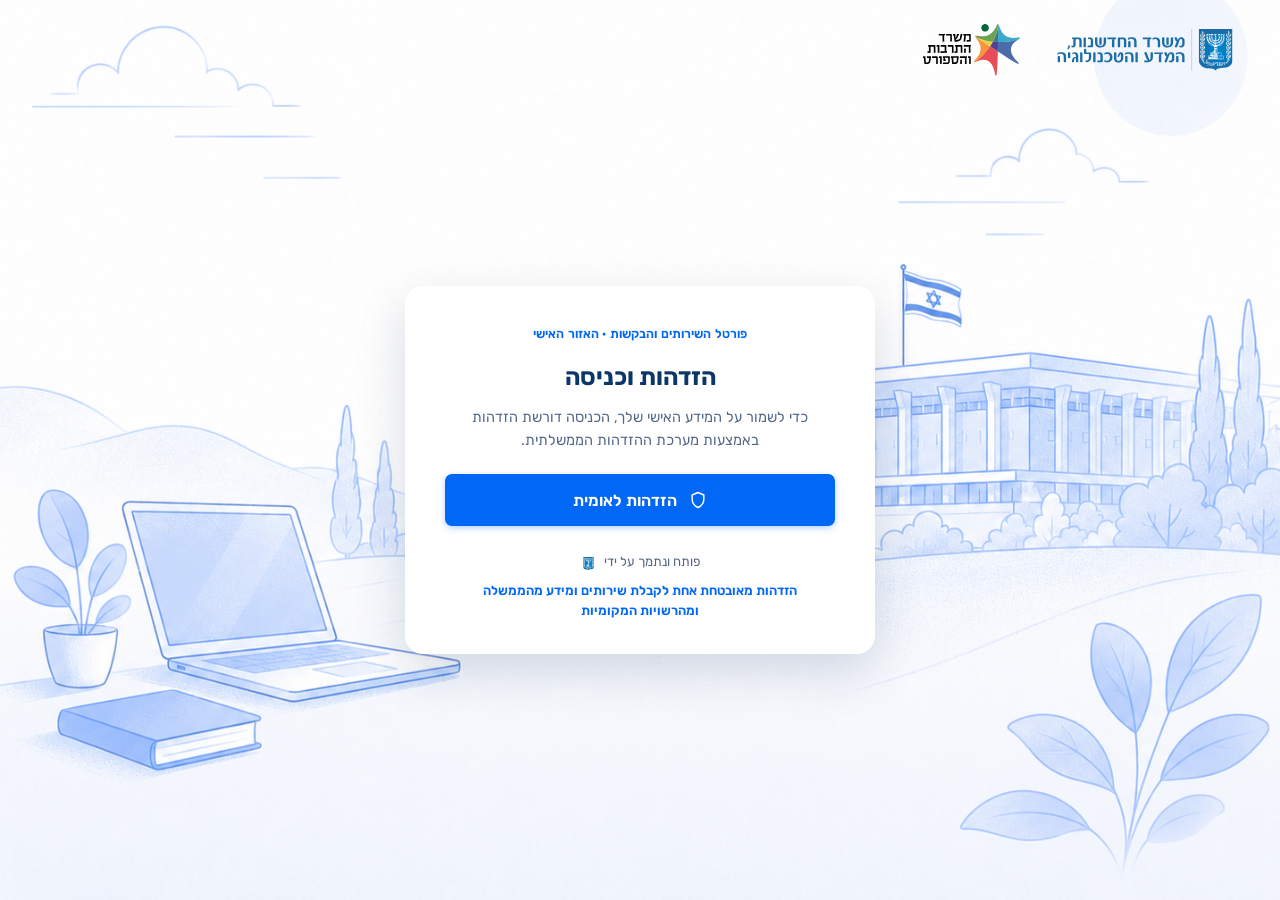
<file: index.html>
<!DOCTYPE html>
<html lang="he" dir="rtl">
<head>
<meta charset="UTF-8">
<meta name="viewport" content="width=device-width, initial-scale=1.0">
<title>פורטל השירותים והבקשות — אב-טיפוס</title>
<meta http-equiv="refresh" content="0; url=./Government%20Digital%20Platform/Prototype/index.html">
<script>location.replace('./Government%20Digital%20Platform/Prototype/index.html');</script>
<style>
  body{font-family:system-ui,'Segoe UI',Arial,sans-serif;background:#F1F7FF;color:#0B3668;
    display:flex;align-items:center;justify-content:center;min-height:100vh;margin:0;text-align:center}
  a{color:#0068F5;font-weight:600}
</style>
</head>
<body>
  <p>טוען את האב-טיפוס… אם אינך מועבר אוטומטית,
    <a href="./Government%20Digital%20Platform/Prototype/index.html">לחצו כאן</a>.</p>
</body>
</html>
</file>
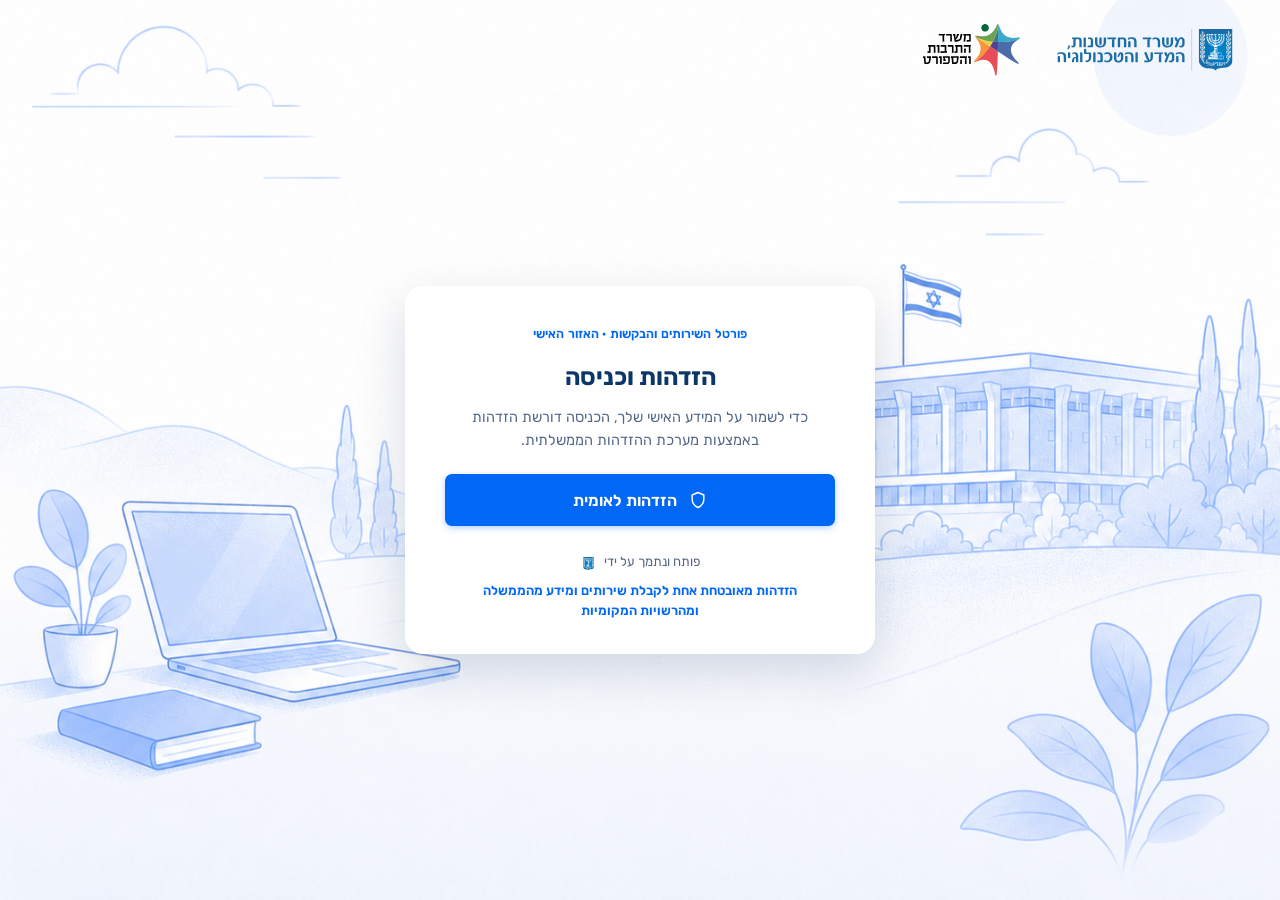
<file: Government Digital Platform/Prototype/index.html>
<!DOCTYPE html>
<html lang="he" dir="rtl">
<head>
<meta charset="UTF-8">
<meta name="viewport" content="width=device-width, initial-scale=1.0">
<title>פורטל שירותים ממשלתי אחיד</title>
<meta name="description" content="פורטל שירותים ממשלתי אחיד — אזור אישי לאזרח + מערכת ניהול בקשות. מבוסס מערכת העיצוב הממשלתית.">
<link rel="preconnect" href="https://fonts.googleapis.com">
<link rel="preconnect" href="https://fonts.gstatic.com" crossorigin>
<link rel="preload" as="style" href="https://fonts.googleapis.com/css2?family=Rubik:wght@300;400;500;600;700;800&display=swap" onload="this.onload=null;this.rel='stylesheet'">
<noscript><link rel="stylesheet" href="https://fonts.googleapis.com/css2?family=Rubik:wght@300;400;500;600;700;800&display=swap"></noscript>
<link rel="stylesheet" href="styles.css?v=72">
<style>body{font-family:'Rubik',system-ui,'Segoe UI',Arial,sans-serif}</style>
</head>
<body>
  <div id="app"></div>

  <script src="data.js?v=72"></script>
  <script src="components.js?v=72"></script>
  <script src="screens-citizen.js?v=72"></script>
  <script src="screens-operations.js?v=72"></script>
  <script src="app.js?v=72"></script>
</body>
</html>
</file>
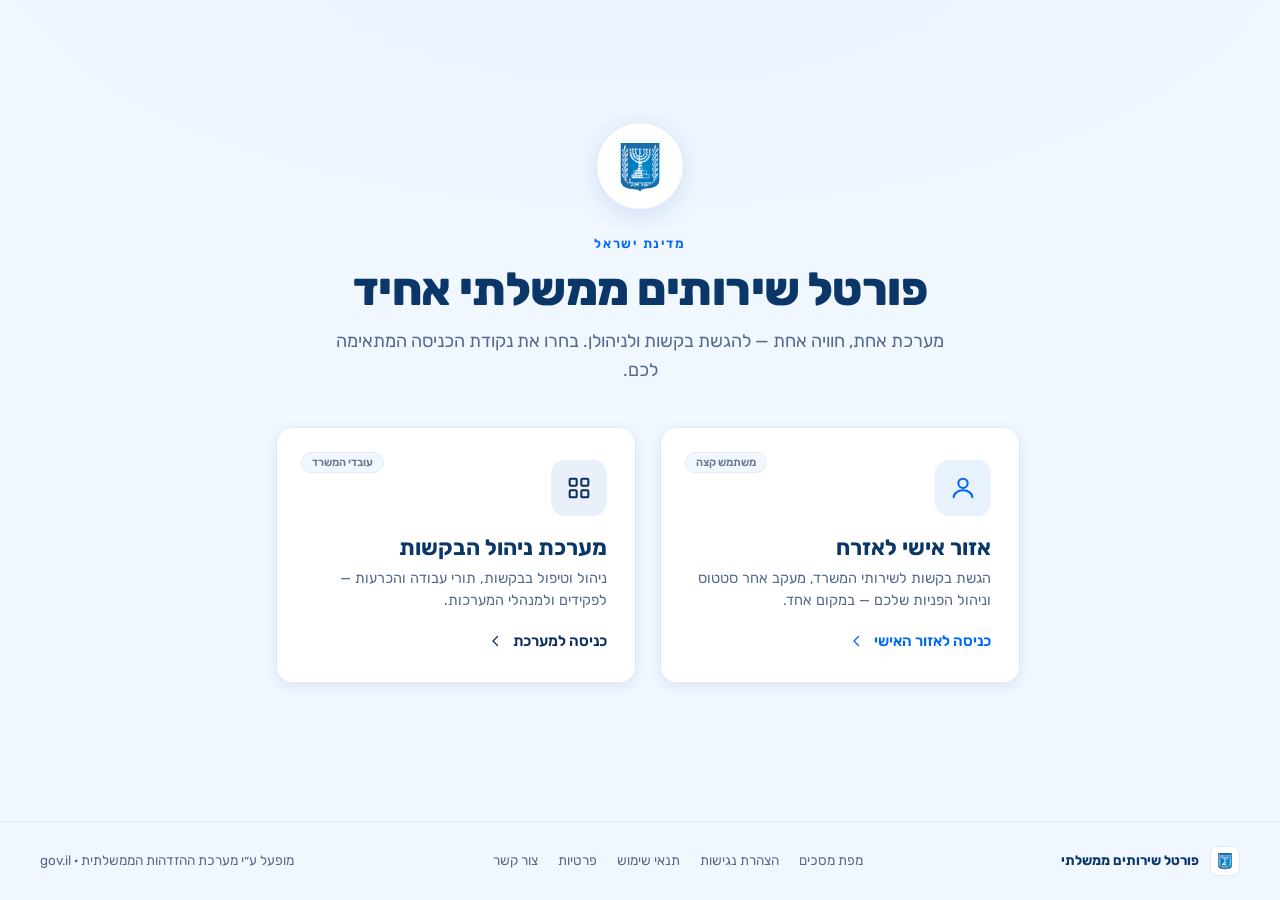
<file: Government Digital Platform/Archive/Prototype-v1.6-2026-06-18/index.html>
<!DOCTYPE html>
<html lang="he" dir="rtl">
<head>
<meta charset="UTF-8">
<meta name="viewport" content="width=device-width, initial-scale=1.0">
<title>פורטל שירותים ממשלתי אחיד</title>
<meta name="description" content="פורטל שירותים ממשלתי אחיד — אזור אישי לאזרח + מערכת ניהול בקשות. מבוסס מערכת העיצוב הממשלתית.">
<link rel="preconnect" href="https://fonts.googleapis.com">
<link rel="preconnect" href="https://fonts.gstatic.com" crossorigin>
<link rel="preload" as="style" href="https://fonts.googleapis.com/css2?family=Rubik:wght@300;400;500;600;700;800&display=swap" onload="this.onload=null;this.rel='stylesheet'">
<noscript><link rel="stylesheet" href="https://fonts.googleapis.com/css2?family=Rubik:wght@300;400;500;600;700;800&display=swap"></noscript>
<link rel="stylesheet" href="styles.css?v=21">
<style>body{font-family:'Rubik',system-ui,'Segoe UI',Arial,sans-serif}</style>
</head>
<body>
  <div id="app"></div>

  <script src="data.js?v=21"></script>
  <script src="components.js?v=21"></script>
  <script src="screens-citizen.js?v=21"></script>
  <script src="screens-operations.js?v=21"></script>
  <script src="app.js?v=21"></script>
</body>
</html>
</file>
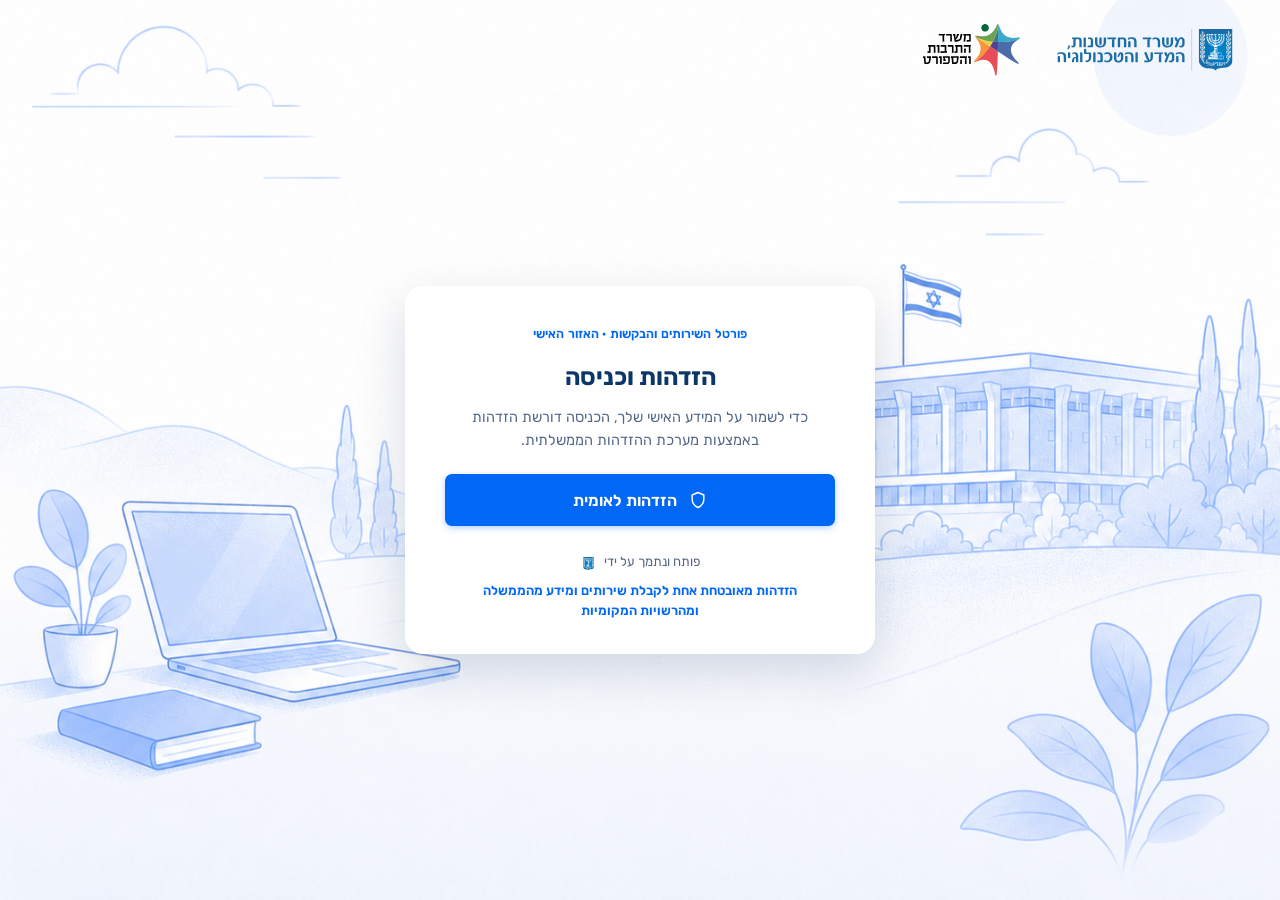
<file: Government Digital Platform/Archive/Prototype-v2.0-2026-06-30/index.html>
<!DOCTYPE html>
<html lang="he" dir="rtl">
<head>
<meta charset="UTF-8">
<meta name="viewport" content="width=device-width, initial-scale=1.0">
<title>פורטל שירותים ממשלתי אחיד</title>
<meta name="description" content="פורטל שירותים ממשלתי אחיד — אזור אישי לאזרח + מערכת ניהול בקשות. מבוסס מערכת העיצוב הממשלתית.">
<link rel="preconnect" href="https://fonts.googleapis.com">
<link rel="preconnect" href="https://fonts.gstatic.com" crossorigin>
<link rel="preload" as="style" href="https://fonts.googleapis.com/css2?family=Rubik:wght@300;400;500;600;700;800&display=swap" onload="this.onload=null;this.rel='stylesheet'">
<noscript><link rel="stylesheet" href="https://fonts.googleapis.com/css2?family=Rubik:wght@300;400;500;600;700;800&display=swap"></noscript>
<link rel="stylesheet" href="styles.css?v=67">
<style>body{font-family:'Rubik',system-ui,'Segoe UI',Arial,sans-serif}</style>
</head>
<body>
  <div id="app"></div>

  <script src="data.js?v=67"></script>
  <script src="components.js?v=67"></script>
  <script src="screens-citizen.js?v=67"></script>
  <script src="screens-operations.js?v=67"></script>
  <script src="app.js?v=67"></script>
</body>
</html>
</file>
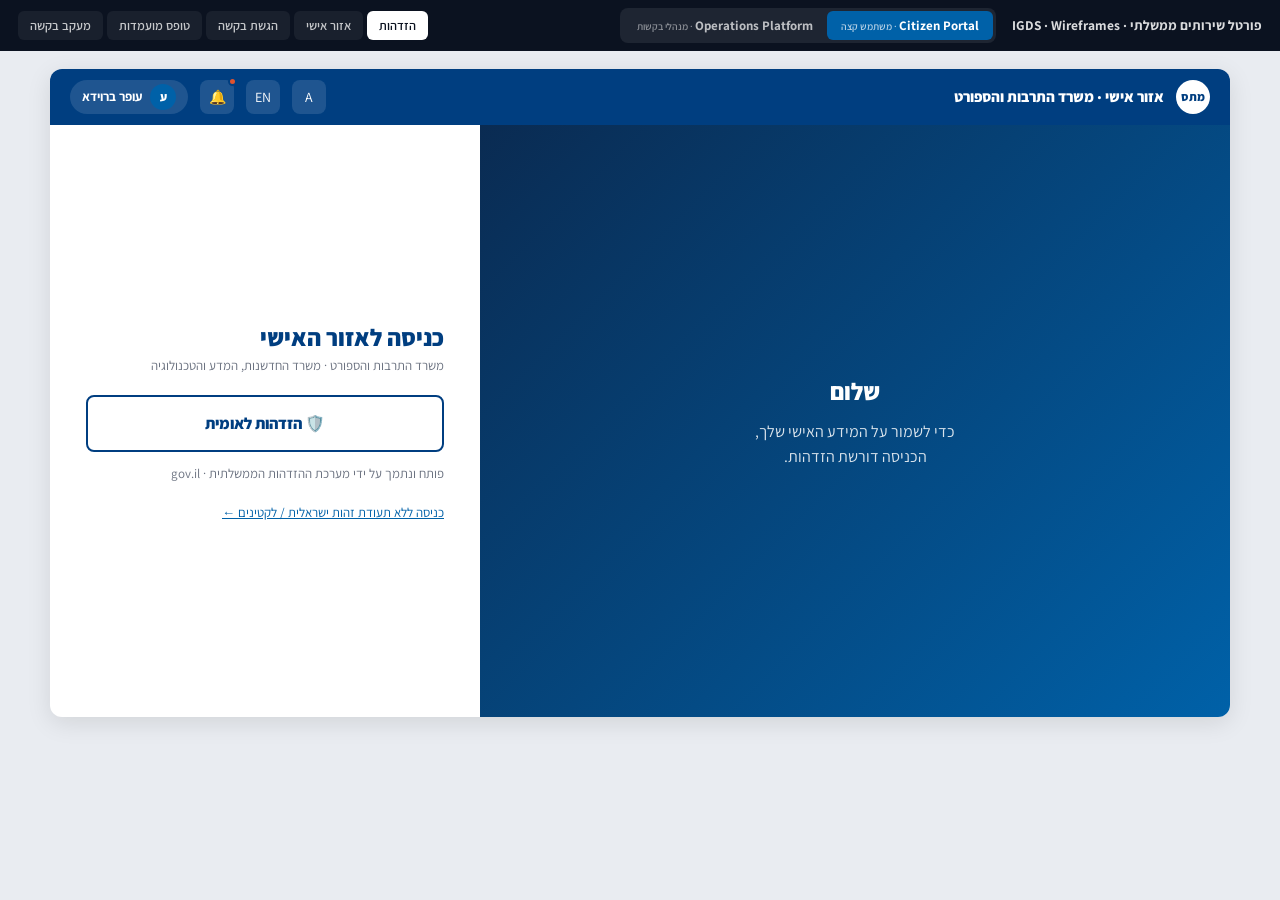
<file: Government Digital Platform/Canon/05_Wireframes_Prototype.html>
<!DOCTYPE html>
<html lang="he" dir="rtl">
<head>
<meta charset="UTF-8">
<meta name="viewport" content="width=device-width, initial-scale=1.0">
<title>פורטל שירותים ממשלתי — Wireframes / Prototype (IGDS)</title>
<style>
@import url('https://fonts.googleapis.com/css2?family=Assistant:wght@400;600;700;800&display=swap');
:root{
  --primary:#003E80; --tertiary:#0061A8; --secondary:#1F2937;
  --on-surface:#111827; --surface:#FFFFFF; --surface-container:#F3F4F6;
  --border:#D7DCE3; --muted:#6B7280;
  --r-sm:4px; --r-md:8px; --r-lg:12px;
  --st-draft-t:#374151;--st-draft-b:#E5E7EB; --st-sub-t:#1E40AF;--st-sub-b:#DBEAFE;
  --st-prog-t:#0061A8;--st-prog-b:#E0EEF9; --st-wait-t:#9A3412;--st-wait-b:#FFEDD5;
  --st-appr-t:#166534;--st-appr-b:#DCFCE7; --st-rej-t:#B91C1C;--st-rej-b:#FEE2E2;
}
*{box-sizing:border-box;margin:0;padding:0}
body{font-family:'Assistant',sans-serif;background:#E9ECF1;color:var(--on-surface);font-size:16px;line-height:1.6}
:focus-visible{outline:2px solid var(--primary);outline-offset:2px;border-radius:var(--r-sm)}
button{font-family:inherit;cursor:pointer}
.bdi{unicode-bidi:plaintext}

.proto{position:sticky;top:0;z-index:200;background:#0B1220;color:#fff;padding:8px 18px;display:flex;align-items:center;gap:16px;flex-wrap:wrap}
.proto h1{font-size:13.5px;font-weight:700;opacity:.85;white-space:nowrap}
.proto .seg{display:flex;background:rgba(255,255,255,.08);border-radius:var(--r-md);padding:3px}
.proto .seg button{background:none;border:none;color:rgba(255,255,255,.7);font-size:13px;font-weight:700;padding:6px 14px;border-radius:6px}
.proto .seg button.on{background:var(--tertiary);color:#fff}
.proto .seg .tag{font-size:10px;opacity:.7;font-weight:600}
.proto .tabs{display:flex;gap:4px;flex-wrap:wrap;margin-inline-start:auto}
.proto .tabs button{background:rgba(255,255,255,.06);border:none;color:rgba(255,255,255,.75);font-size:12.5px;font-weight:600;padding:6px 12px;border-radius:6px;white-space:nowrap}
.proto .tabs button.on{background:#fff;color:#0B1220}

.frame{max-width:1180px;margin:18px auto;background:var(--surface);border-radius:var(--r-lg);overflow:hidden;box-shadow:0 6px 24px rgba(0,0,0,.10);min-height:72vh}
.appbar{background:var(--primary);color:#fff;height:56px;display:flex;align-items:center;justify-content:space-between;padding:0 20px}
.appbar .brand{display:flex;align-items:center;gap:12px;font-weight:800;font-size:15px}
.appbar .ctx{font-size:12px;opacity:.8;font-weight:600}
.seal{width:34px;height:34px;border-radius:50%;background:#fff;color:var(--primary);display:flex;align-items:center;justify-content:center;font-weight:800;font-size:12px}
.appbar .right{display:flex;align-items:center;gap:12px}
.iconbtn{background:rgba(255,255,255,.12);border:none;color:#fff;width:34px;height:34px;border-radius:var(--r-md);font-size:14px;position:relative}
.dot{position:absolute;top:-3px;inset-inline-start:-3px;width:9px;height:9px;background:#E0532E;border:2px solid var(--primary);border-radius:50%}
.userpill{display:flex;align-items:center;gap:8px;background:rgba(255,255,255,.12);border-radius:20px;padding:4px 12px;color:#fff;font-size:13px;font-weight:700}
.ava{width:26px;height:26px;border-radius:50%;background:var(--tertiary);display:flex;align-items:center;justify-content:center;font-weight:800;font-size:12px}

.body{display:flex;min-height:calc(72vh - 56px)}
.side{width:236px;background:var(--surface-container);border-inline-end:1px solid var(--border);padding:14px 0;flex-shrink:0}
.side .grp{font-size:11px;font-weight:700;letter-spacing:.04em;color:var(--muted);padding:10px 20px 4px}
.nav{display:flex;align-items:center;gap:10px;padding:10px 20px;color:var(--secondary);font-weight:600;font-size:14px;border-inline-start:3px solid transparent}
.nav.on{background:#fff;color:var(--primary);border-inline-start-color:var(--primary);font-weight:700}
.nav .badge{margin-inline-start:auto;background:#E0532E;color:#fff;font-size:11px;font-weight:700;border-radius:10px;padding:0 7px}
.main{flex:1;padding:28px;overflow:auto}

.crumb{font-size:13px;color:var(--muted);margin-bottom:10px}
.crumb b{color:var(--secondary)}
h2.title{font-size:27px;font-weight:800;margin-bottom:4px}
.sub{color:var(--muted);font-size:14px;margin-bottom:24px}
.btn{border:none;border-radius:var(--r-md);padding:11px 22px;font-weight:700;font-size:14px}
.btn-pri{background:var(--primary);color:#fff}.btn-pri:hover{background:var(--tertiary)}
.btn-out{background:#fff;color:var(--primary);border:1.5px solid var(--primary)}
.btn-ghost{background:none;color:var(--primary);font-weight:700;border:none}
.btn-danger{background:#fff;color:var(--st-rej-t);border:1.5px solid var(--st-rej-t)}
.btn-sm{padding:7px 14px;font-size:13px}
.row{display:flex;gap:14px;flex-wrap:wrap}
.card{background:#fff;border:1px solid var(--border);border-radius:var(--r-lg);box-shadow:0 1px 2px rgba(0,0,0,.05)}
.card-h{padding:14px 20px;border-bottom:1px solid var(--surface-container);display:flex;align-items:center;justify-content:space-between}
.card-h b{font-size:15px}
.link{color:var(--tertiary);font-weight:700;font-size:13px;text-decoration:underline;background:none;border:none}

.badge-st{display:inline-flex;align-items:center;gap:6px;font-size:12.5px;font-weight:700;border-radius:var(--r-sm);padding:3px 10px;white-space:nowrap}
.st-draft{color:var(--st-draft-t);background:var(--st-draft-b)}.st-sub{color:var(--st-sub-t);background:var(--st-sub-b)}
.st-prog{color:var(--st-prog-t);background:var(--st-prog-b)}.st-wait{color:var(--st-wait-t);background:var(--st-wait-b)}
.st-appr{color:var(--st-appr-t);background:var(--st-appr-b)}.st-rej{color:var(--st-rej-t);background:var(--st-rej-b)}

.stats{display:grid;grid-template-columns:repeat(4,1fr);gap:14px;margin-bottom:24px}
.stat{background:#fff;border:1px solid var(--border);border-radius:var(--r-lg);padding:16px 18px}
.stat .n{font-size:27px;font-weight:800}.stat .l{font-size:13px;color:var(--muted);font-weight:600}

.alert{display:flex;gap:14px;align-items:center;justify-content:space-between;background:#FFF7ED;border:1.5px solid #F2A65A;border-radius:var(--r-lg);padding:16px 20px;margin-bottom:24px}
.alert b{color:var(--st-wait-t)}.alert p{font-size:13.5px;color:#7C3A12}

.pills{display:flex;gap:8px;flex-wrap:wrap}
.pill{border:1.5px solid var(--border);background:#fff;color:var(--muted);border-radius:16px;padding:5px 14px;font-size:13px;font-weight:700}
.pill.on{background:var(--primary);color:#fff;border-color:var(--primary)}

.lrow{display:flex;align-items:center;gap:14px;padding:14px 20px;border-bottom:1px solid var(--surface-container)}
.lrow:last-child{border-bottom:none}.lrow .info{flex:1;min-width:0}
.lrow .nm{font-weight:700;font-size:14.5px}.lrow .mt{font-size:12.5px;color:var(--muted)}

/* citizen service list */
.svc{display:flex;align-items:center;gap:16px;padding:18px 20px;border-bottom:1px solid var(--surface-container);text-align:start;width:100%;background:#fff;border:none}
.svc:last-child{border-bottom:none}.svc:hover{background:#FAFBFD}
.svc .ic{width:46px;height:46px;border-radius:var(--r-md);background:#E0EEF9;color:var(--primary);display:flex;align-items:center;justify-content:center;font-size:22px;flex-shrink:0}
.svc .t{flex:1}.svc .t b{font-size:15.5px}.svc .t p{font-size:13px;color:var(--muted)}
.svc .arr{color:var(--tertiary);font-weight:800}

/* stepper (citizen) */
.stepper{display:flex;gap:6px;margin-bottom:20px;flex-wrap:wrap}
.step{display:flex;align-items:center;gap:8px;font-size:12.5px;color:var(--muted);font-weight:700}
.step .c{width:24px;height:24px;border-radius:50%;border:2px solid var(--border);display:flex;align-items:center;justify-content:center;font-size:12px;background:#fff}
.step.done .c{background:var(--st-appr-t);border-color:var(--st-appr-t);color:#fff}
.step.on{color:var(--primary)}.step.on .c{border-color:var(--primary);color:var(--primary)}
.step .ln{width:18px;height:2px;background:var(--border)}

.field{display:flex;flex-direction:column;gap:5px;margin-bottom:14px;flex:1;min-width:200px}
.field label{font-size:13px;font-weight:700;color:var(--secondary)}.field .req{color:var(--st-rej-t)}
.field input,.field select{border:1px solid var(--border);border-radius:var(--r-md);padding:10px 14px;font-family:inherit;font-size:14px;background:#fff;color:var(--on-surface);width:100%}
.field input[readonly]{background:var(--surface-container);color:var(--muted)}
.field input:focus,.field select:focus{outline:none;border-color:var(--primary);box-shadow:0 0 0 2px rgba(0,62,128,.18)}
.info-box{background:#E0EEF9;border:1px solid #9FC4E6;border-radius:var(--r-md);padding:10px 14px;font-size:13px;color:var(--primary);margin-bottom:14px}
.dropzone{border:2px dashed var(--border);border-radius:var(--r-md);padding:18px;text-align:center;color:var(--muted);font-size:13.5px;background:#FBFCFD}
.filechip{display:inline-flex;align-items:center;gap:8px;background:var(--surface-container);border:1px solid var(--border);border-radius:var(--r-md);padding:7px 12px;font-size:13px;font-weight:600}
.formfoot{display:flex;justify-content:space-between;align-items:center;border-top:1px solid var(--surface-container);padding-top:18px;margin-top:18px;flex-wrap:wrap;gap:10px}
.note{font-size:13px;color:var(--muted);margin-top:6px}

.tl{list-style:none;position:relative;padding-inline-start:26px}
.tl:before{content:"";position:absolute;inset-inline-start:7px;top:6px;bottom:6px;width:2px;background:var(--border)}
.tl li{position:relative;padding:0 0 18px 0}
.tl li .pt{position:absolute;inset-inline-start:-26px;top:2px;width:16px;height:16px;border-radius:50%;background:#fff;border:2px solid var(--border)}
.tl li.done .pt{background:var(--st-appr-t);border-color:var(--st-appr-t)}
.tl li.cur .pt{background:var(--primary);border-color:var(--primary);box-shadow:0 0 0 4px rgba(0,62,128,.15)}
.tl li .nm{font-weight:700}.tl li.todo{color:var(--muted)}.tl li .dt{font-size:12px;color:var(--muted)}

.tbl-tools{display:flex;align-items:center;gap:10px;margin-bottom:0;flex-wrap:wrap;padding:12px 16px}
.tbl-tools input{border:1px solid var(--border);border-radius:var(--r-md);padding:8px 12px;font-family:inherit;font-size:13.5px;min-width:220px}
.tbl-tools .sp{margin-inline-start:auto}
.chip{border:1px solid var(--border);background:#fff;border-radius:var(--r-md);padding:7px 12px;font-size:13px;font-weight:600;color:var(--secondary)}
.tblwrap{overflow:auto}
table{width:100%;border-collapse:collapse;font-size:13.5px;white-space:nowrap}
thead th{background:var(--primary);color:#fff;text-align:start;padding:10px 12px;font-weight:700}
tbody td{border-bottom:1px solid var(--surface-container);padding:9px 12px}
tbody tr:hover{background:#FAFBFD}
.bulkbar{background:#E0EEF9;border:1px solid #9FC4E6;border-radius:var(--r-md);padding:8px 14px;margin:12px 16px 0;font-size:13px;color:var(--primary);font-weight:600;display:flex;gap:10px;align-items:center}

.empty{text-align:center;padding:36px 20px;color:var(--muted)}
.empty .ic{font-size:34px}.empty b{display:block;color:var(--secondary);margin:8px 0;font-size:16px}
.actionbar{display:flex;gap:10px;align-items:center;flex-wrap:wrap;margin-bottom:18px}
.muted{color:var(--muted);font-size:13px}.hidden{display:none}

.login{display:flex;min-height:calc(72vh - 56px)}
.login .art{flex:1;background:linear-gradient(135deg,#0A2B52,#0061A8);display:flex;align-items:center;justify-content:center;color:#fff;padding:30px;text-align:center}
.login .art h3{font-size:24px;font-weight:800}.login .art p{opacity:.85;margin-top:8px}
.login .panel{width:430px;padding:44px 36px;display:flex;flex-direction:column;justify-content:center}
.login .panel h2{font-size:24px;font-weight:800;color:var(--primary)}
.login .id-btn{display:flex;align-items:center;justify-content:center;gap:10px;border:2px solid var(--primary);border-radius:var(--r-md);padding:16px;font-weight:800;color:var(--primary);background:#fff;margin:18px 0 12px;font-size:16px}
.login .alt{font-size:13px;color:var(--tertiary);text-decoration:underline;background:none;border:none}
@media(max-width:820px){.stats{grid-template-columns:repeat(2,1fr)}.side{display:none}}
</style>
</head>
<body>

<div class="proto">
  <h1>פורטל שירותים ממשלתי · IGDS · Wireframes</h1>
  <div class="seg">
    <button id="seg-c" class="on" onclick="setProduct('c')">Citizen Portal<span class="tag"> · משתמש קצה</span></button>
    <button id="seg-o" onclick="setProduct('o')">Operations Platform<span class="tag"> · מנהלי בקשות</span></button>
  </div>
  <div class="tabs" id="tabs"></div>
</div>

<div class="frame" id="frame"></div>

<script>
const screens = {
  c: [
    {id:'login', t:'הזדהות'},
    {id:'home', t:'אזור אישי'},
    {id:'services', t:'הגשת בקשה'},
    {id:'apply', t:'טופס מועמדות'},
    {id:'track', t:'מעקב בקשה'},
  ],
  o: [
    {id:'systems', t:'בחירת מערכת'},
    {id:'queue', t:'תור בקשות'},
    {id:'case', t:'טיפול בבקשה'},
    {id:'decision', t:'הכרעה'},
  ]
};
let product='c', current='login';
function setProduct(p){product=p;current=screens[p][0].id;
  document.getElementById('seg-c').classList.toggle('on',p==='c');
  document.getElementById('seg-o').classList.toggle('on',p==='o');
  renderTabs();render();}
function renderTabs(){document.getElementById('tabs').innerHTML=screens[product]
  .map(s=>`<button class="${s.id===current?'on':''}" onclick="go('${s.id}')">${s.t}</button>`).join('');}
function go(id){current=id;renderTabs();render();}

function appbar(name,ctx,role){return `<div class="appbar">
  <div class="brand"><div class="seal">מתס</div><div>${name}${ctx?`<div class="ctx">${ctx}</div>`:''}</div></div>
  <div class="right"><button class="iconbtn" title="נגישות">A</button><button class="iconbtn" title="שפה">EN</button>
  <button class="iconbtn" title="הודעות">🔔<span class="dot"></span></button>
  <div class="userpill"><span class="ava">${role[0]}</span>${role}</div></div></div>`;}
function side(items){return `<div class="side">${items.map(g=>`<div class="grp">${g.g}</div>`+
  g.items.map(i=>`<div class="nav ${i.on?'on':''}">${i.ic} ${i.t}${i.b?`<span class="badge">${i.b}</span>`:''}</div>`).join('')).join('')}</div>`;}

/* ───────── CITIZEN (משתמש קצה — מערכת מצטינים / הגשת בקשה) ───────── */
const C = {
  login: ()=>`<div class="login">
    <div class="art"><div><h3>שלום</h3><p>כדי לשמור על המידע האישי שלך,<br>הכניסה דורשת הזדהות.</p></div></div>
    <div class="panel"><h2>כניסה לאזור האישי</h2>
      <p class="muted">משרד התרבות והספורט · משרד החדשנות, המדע והטכנולוגיה</p>
      <button class="id-btn">🛡️ הזדהות לאומית</button>
      <p class="muted">פותח ונתמך על ידי מערכת ההזדהות הממשלתית · gov.il</p>
      <div style="margin-top:14px"><button class="alt">כניסה ללא תעודת זהות ישראלית / לקטינים ←</button></div>
    </div></div>`,

  home: ()=>`${side([
    {g:'ניווט ראשי',items:[{ic:'🏠',t:'אזור אישי',on:1},{ic:'📋',t:'הבקשות שלי'},{ic:'✉️',t:'הודעות',b:'2'}]},
    {g:'הפרופיל שלי',items:[{ic:'👤',t:'פרטים אישיים'},{ic:'📞',t:'צור קשר'}]},
  ])}
  <div class="main">
    <h2 class="title">שלום, עופר 👋</h2>
    <div class="sub">כניסה אחרונה: היום 09:42 · מזוהה דרך מערכת ההזדהות הממשלתית</div>
    <div class="alert"><div><b>⚠️ בקשה ממתינה להשלמת פרטים</b>
      <p>מועמדות "מוזיקאי מצטיין תשפ״ו" <span class="bdi">M-2026-0042</span> — נדרש לצרף תעודת זהות (שני צדדים).</p></div>
      <button class="btn btn-pri" onclick="go('apply')">השלם עכשיו ←</button></div>
    <div class="stats">
      <div class="stat"><div class="n">3</div><div class="l">סה״כ בקשות</div></div>
      <div class="stat"><div class="n">1</div><div class="l">אושרו</div></div>
      <div class="stat"><div class="n">1</div><div class="l">בטיפול</div></div>
      <div class="stat"><div class="n">1</div><div class="l">ממתין לפעולתך</div></div>
    </div>
    <div class="row" style="align-items:flex-start">
      <div class="card" style="flex:2;min-width:320px">
        <div class="card-h"><b>📋 הבקשות שלי</b><button class="link" onclick="go('track')">לכל הבקשות</button></div>
        <div class="lrow"><span class="badge-st st-wait">● השלמת פרטים</span><div class="info"><div class="nm">מוזיקאי מצטיין תשפ״ו</div><div class="mt"><span class="bdi">M-2026-0042</span> · עודכן 16.06.2026</div></div><button class="btn btn-pri btn-sm" onclick="go('apply')">השלם</button></div>
        <div class="lrow"><span class="badge-st st-prog">● בטיפול</span><div class="info"><div class="nm">קרן סיוע לאמנים</div><div class="mt"><span class="bdi">M-2026-0031</span> · עודכן 05.06.2026</div></div><button class="btn btn-out btn-sm" onclick="go('track')">צפה</button></div>
        <div class="lrow"><span class="badge-st st-appr">● אושרה</span><div class="info"><div class="nm">סקר סופרים — עדכון פרטים</div><div class="mt"><span class="bdi">M-2025-0554</span> · עודכן 20.09.2025</div></div><button class="btn btn-ghost btn-sm" onclick="go('track')">צפה</button></div>
      </div>
      <div class="card" style="flex:1;min-width:240px">
        <div class="card-h"><b>➕ בקשה חדשה</b></div>
        <div style="padding:16px"><button class="btn btn-pri" style="width:100%" onclick="go('services')">בחר שירות והתחל ←</button>
        <p class="note">בחר את השירות הרצוי ומלא טופס מונחה צעד-אחר-צעד.</p></div>
      </div>
    </div>
  </div>`,

  services: ()=>`${side([
    {g:'ניווט ראשי',items:[{ic:'🏠',t:'אזור אישי'},{ic:'📋',t:'הבקשות שלי'},{ic:'✉️',t:'הודעות',b:'2'}]},
  ])}
  <div class="main">
    <div class="crumb">הגשת בקשה</div>
    <h2 class="title">איזה שירות תרצה?</h2>
    <div class="sub">בחר שירות כדי להתחיל טופס מונחה. כל שירות מסביר את תנאי הסף לפני שמתחילים.</div>
    <div class="card">
      <button class="svc" onclick="go('apply')"><span class="ic">🎼</span><div class="t"><b>מוזיקאי מצטיין — מערכת מצטינים</b><p>מועמדות לתוכנית המצטיינים · 6 שלבים · נדרשים מסמכים</p></div><span class="arr">←</span></button>
      <button class="svc" onclick="go('apply')"><span class="ic">🎭</span><div class="t"><b>קרן סיוע לאמנים במצוקה</b><p>בקשת מענק · בדיקת זכאות לפי גיל והכנסות</p></div><span class="arr">←</span></button>
      <button class="svc" onclick="go('apply')"><span class="ic">📚</span><div class="t"><b>סקר סופרים — עדכון פרטים</b><p>עדכון כותרים ופרטי תשלום</p></div><span class="arr">←</span></button>
    </div>
  </div>`,

  apply: ()=>`${side([
    {g:'ניווט ראשי',items:[{ic:'🏠',t:'אזור אישי'},{ic:'📋',t:'הבקשות שלי',on:1},{ic:'✉️',t:'הודעות',b:'2'}]},
  ])}
  <div class="main">
    <div class="crumb"><b>מערכת מצטינים</b> · מועמדות מוזיקאי מצטיין · <span class="bdi">M-2026-0042</span></div>
    <div style="display:flex;justify-content:space-between;align-items:center;flex-wrap:wrap;gap:8px">
      <h2 class="title">טופס מועמדות — מוזיקאי מצטיין תשפ״ו</h2>
      <span class="badge-st st-wait">● השלמת פרטים</span>
    </div>
    <div class="sub">מלא את כל השדות המסומנים בכוכבית (*) והעלה את המסמכים הנדרשים.</div>
    <div class="stepper">
      <div class="step done"><span class="c">✓</span>פרטים אישיים</div><span class="ln"></span>
      <div class="step done"><span class="c">✓</span>הכשרה מקצועית</div><span class="ln"></span>
      <div class="step on"><span class="c">3</span>הישגים ומסמכים</div><span class="ln"></span>
      <div class="step"><span class="c">4</span>רפרטואר לבחינה</div><span class="ln"></span>
      <div class="step"><span class="c">5</span>הנחיות</div><span class="ln"></span>
      <div class="step"><span class="c">6</span>סיכום ואישור</div>
    </div>
    <div class="info-box">⚠️ הערת המשרד: נא להעלות <b>תעודת זהות (שני צדדים)</b>. שאר השדות בשלב זה נשמרו.</div>
    <div class="card" style="padding:18px;margin-bottom:14px">
      <div class="row">
        <div class="field"><label>שם פרטי <span class="req">*</span></label><input value="עופר" readonly></div>
        <div class="field"><label>שם משפחה <span class="req">*</span></label><input value="ברוידא" readonly></div>
        <div class="field"><label>ת.ז. <span class="req">*</span></label><input value="065465884" readonly></div>
      </div>
      <div class="info-box">⚡ פרטי הזיהוי מולאו ממערכת ההזדהות ואינם ניתנים לעריכה.</div>
      <div class="row">
        <div class="field"><label>תמונת פספורט עדכנית <span class="req">*</span></label><div class="filechip">🖼️ passport.jpg · הועלה ✓</div></div>
        <div class="field"><label>תעודת זהות (שני צדדים) <span class="req">*</span></label>
          <div class="dropzone">📎 גרור קובץ או לחץ להעלאה · PDF עד 10MB</div>
          <span class="note">שדה חובה — חסר מסמך.</span>
        </div>
      </div>
    </div>
    <div class="formfoot">
      <button class="btn btn-ghost">→ שלב קודם</button>
      <div class="actionbar" style="margin:0">
        <span class="muted">💾 טיוטה נשמרה אוטומטית · 09:51</span>
        <button class="btn btn-out">שמירת טיוטה</button>
        <button class="btn btn-pri">המשך לשלב הבא ←</button>
      </div>
    </div>
  </div>`,

  track: ()=>`${side([
    {g:'ניווט ראשי',items:[{ic:'🏠',t:'אזור אישי'},{ic:'📋',t:'הבקשות שלי',on:1},{ic:'✉️',t:'הודעות',b:'2'}]},
  ])}
  <div class="main">
    <div class="crumb"><b>מערכת מצטינים</b> · בקשה <span class="bdi">M-2026-0042</span></div>
    <div style="display:flex;justify-content:space-between;align-items:center;flex-wrap:wrap;gap:8px">
      <h2 class="title">מוזיקאי מצטיין תשפ״ו</h2><span class="badge-st st-wait">● השלמת פרטים</span></div>
    <div class="sub">בקשה <span class="bdi">M-2026-0042</span> · הוגשה 12.06.2026</div>
    <div class="row" style="align-items:flex-start">
      <div class="card" style="flex:2;min-width:320px">
        <div class="card-h"><b>סטטוס הבקשה</b></div>
        <div style="padding:20px 24px"><ul class="tl">
          <li class="done"><span class="pt"></span><div class="nm">הוגשה</div><div class="dt">12.06.2026</div></li>
          <li class="cur"><span class="pt"></span><div class="nm">בבדיקת השלמות — נדרשת פעולה</div><div class="dt">16.06.2026</div></li>
          <li class="todo"><span class="pt"></span><div class="nm">בבחינה מקצועית</div></li>
          <li class="todo"><span class="pt"></span><div class="nm">החלטת ועדה</div></li>
          <li class="todo"><span class="pt"></span><div class="nm">תוצאה</div></li>
        </ul></div>
      </div>
      <div class="card" style="flex:1;min-width:240px">
        <div class="card-h"><b>פעולות</b></div>
        <div style="padding:16px">
          <button class="btn btn-pri" style="width:100%;margin-bottom:10px" onclick="go('apply')">השלם פרטים ←</button>
          <button class="btn btn-out" style="width:100%">צפייה בבקשה</button>
          <p class="note">📩 הודעה מהמשרד (16.06): נא לצרף תעודת זהות (שני צדדים).</p>
        </div>
      </div>
    </div>
  </div>`
};

/* ───────── OPERATIONS (מנהלי בקשות — מערכת הבקשות) ───────── */
const O = {
  systems: ()=>`${side([
    {g:'מערכת הבקשות',items:[{ic:'🗂️',t:'בחירת מערכת',on:1},{ic:'📊',t:'דוחות'},{ic:'🔐',t:'הרשאות ומערכות'}]},
  ])}
  <div class="main">
    <div class="crumb">מערכת הבקשות · בחירת מערכת לניהול</div>
    <h2 class="title">בחר מערכת לניהול</h2>
    <div class="sub">"מערכת הבקשות" מנהלת מספר מערכות. בחר את המערכת שברצונך לטפל בה (לפי ההרשאות שלך).</div>
    <div class="card">
      <button class="svc" onclick="go('queue')"><span class="ic">🏁</span><div class="t"><b>נהיגה ספורטיבית</b><p>רשות לנהיגה ספורטיבית · 21 בקשות פתוחות</p></div><span class="arr">←</span></button>
      <button class="svc" onclick="go('queue')"><span class="ic">🎼</span><div class="t"><b>מערכת מצטינים</b><p>אגף התרבות · 8 בקשות פתוחות</p></div><span class="arr">←</span></button>
      <button class="svc" onclick="go('queue')"><span class="ic">🎭</span><div class="t"><b>קרנות ותמיכות</b><p>אגף התרבות · 14 בקשות פתוחות</p></div><span class="arr">←</span></button>
    </div>
  </div>`,

  queue: ()=>`${side([
    {g:'מערכת הבקשות',items:[{ic:'🗂️',t:'בחירת מערכת'},{ic:'📥',t:'תור בקשות',on:1},{ic:'🔁',t:'תהליכים'}]},
    {g:'ניהול',items:[{ic:'📊',t:'דוחות'},{ic:'🧩',t:'ניהול טפסים'},{ic:'🔐',t:'הרשאות ומערכות'}]},
  ])}
  <div class="main">
    <div class="crumb"><b>מערכת הבקשות</b> · נהיגה ספורטיבית · תור בקשות</div>
    <div style="display:flex;justify-content:space-between;align-items:center;flex-wrap:wrap;gap:10px">
      <h2 class="title">ניהול בקשות — נהיגה ספורטיבית</h2>
      <button class="btn btn-out">⬇ ייצוא CSV</button>
    </div>
    <div class="sub">פקיד מטפל · התור משובץ לפי מערכת ותפקיד, עם אפשרות הקצאה ידנית.</div>
    <div class="stats">
      <div class="stat"><div class="n">21</div><div class="l">סה״כ בתור</div></div>
      <div class="stat"><div class="n">3</div><div class="l">ממתין למטפל</div></div>
      <div class="stat"><div class="n" style="color:var(--st-rej-t)">2</div><div class="l">חריגות SLA</div></div>
      <div class="stat"><div class="n">7</div><div class="l">טופלו השבוע</div></div>
    </div>
    <div class="pills" style="margin-bottom:14px"><span class="pill on">כל הקטגוריות</span><span class="pill">הוגשה</span><span class="pill">בטיפול</span><span class="pill">ממתין למגיש</span><span class="pill">אושרה</span></div>
    <div class="card">
      <div class="tbl-tools"><input placeholder="חיפוש: שם / מס׳ בקשה / ת.ז."><span class="chip">סינון ▾</span><span class="chip">מיון ▾</span><span class="chip">בחירת עמודות ▾</span><span class="chip sp">רענון ⟳</span></div>
      <div class="bulkbar">☑ נבחרו 2 בקשות · <button class="link">שיוך למטפל</button> · <button class="link">שינוי סטטוס</button> · <button class="link">ייצוא</button></div>
      <div class="tblwrap" style="padding:12px 16px">
        <table>
          <thead><tr><th>☐</th><th>מס׳ בקשה</th><th>מגיש</th><th>ת.ז.</th><th>סוג בקשה</th><th>סטטוס</th><th>עודכן</th><th>מטפל</th><th></th></tr></thead>
          <tbody>
            <tr><td>☑</td><td class="bdi">M-2026-0042</td><td>עופר ברוידא</td><td class="bdi">065465884</td><td>רישיון חדש</td><td><span class="badge-st st-sub">● הוגשה</span></td><td>16.06</td><td>—</td><td><button class="btn btn-out btn-sm" onclick="go('case')">פתח</button></td></tr>
            <tr><td>☑</td><td class="bdi">M-2026-0039</td><td>נועה לוי</td><td class="bdi">301122334</td><td>חידוש</td><td><span class="badge-st st-prog">● בבדיקת השלמות</span></td><td>15.06</td><td>אני</td><td><button class="btn btn-out btn-sm" onclick="go('case')">פתח</button></td></tr>
            <tr><td>☐</td><td class="bdi">M-2026-0035</td><td>אגודת הכוח</td><td class="bdi">514778221</td><td>רישום אגודה</td><td><span class="badge-st st-wait">● ממתין למגיש</span></td><td>14.06</td><td>אני</td><td><button class="btn btn-out btn-sm" onclick="go('case')">פתח</button></td></tr>
            <tr><td>☐</td><td class="bdi">M-2026-0028</td><td>דנה כהן</td><td class="bdi">204556779</td><td>רישיון חדש</td><td><span class="badge-st st-prog">● בבחינה מקצועית</span></td><td>12.06</td><td>בודק</td><td><button class="btn btn-out btn-sm" onclick="go('case')">פתח</button></td></tr>
            <tr><td>☐</td><td class="bdi">M-2026-0021</td><td>יוסי אברהם</td><td class="bdi">033442118</td><td>חידוש</td><td><span class="badge-st st-appr">● אושרה</span></td><td>10.06</td><td>אני</td><td><button class="btn btn-ghost btn-sm" onclick="go('case')">צפה</button></td></tr>
          </tbody>
        </table>
      </div>
    </div>
  </div>`,

  case: ()=>`${side([
    {g:'מערכת הבקשות',items:[{ic:'🗂️',t:'בחירת מערכת'},{ic:'📥',t:'תור בקשות',on:1},{ic:'🔁',t:'תהליכים'}]},
  ])}
  <div class="main">
    <div class="crumb"><b>נהיגה ספורטיבית</b> · תור בקשות · <span class="bdi">M-2026-0042</span></div>
    <div class="actionbar">
      <h2 class="title" style="margin-inline-end:auto">עופר ברוידא · רישיון חדש</h2>
      <span class="badge-st st-sub">● הוגשה</span>
      <button class="btn btn-out btn-sm">בקשת השלמה</button>
      <button class="btn btn-out btn-sm">העברה לבדיקה מקצועית</button>
      <button class="btn btn-pri btn-sm" onclick="go('decision')">להכרעה ←</button>
    </div>
    <div class="sub"><span class="bdi">ת.ז. 065465884</span> · נהג · הוגש 12.06.2026 · מטפל: אני</div>
    <div class="row" style="align-items:flex-start">
      <div class="card" style="flex:2;min-width:340px">
        <div class="card-h"><b>נתוני הבקשה</b><button class="link">צפייה בטופס המלא של המגיש</button></div>
        <div style="padding:16px 20px"><div class="row">
          <div class="field"><label>שם מלא</label><input value="עופר ברוידא" readonly></div>
          <div class="field"><label>שם הספורט</label><input value="נהיגה ספורטיבית" readonly></div>
          <div class="field"><label>שנת לידה</label><input value="1990" readonly></div>
          <div class="field"><label>מספר אגודה</label><input value="2031" readonly></div>
        </div></div>
        <div class="card-h"><b>מסמכים</b></div>
        <div class="lrow"><span class="badge-st st-appr">● תקין</span><div class="info"><div class="nm">אישור תשלום אגרה</div></div><button class="link">צפה</button></div>
        <div class="lrow"><span class="badge-st st-appr">● תקין</span><div class="info"><div class="nm">בדיקה גופנית</div></div><button class="link">צפה</button></div>
        <div class="lrow"><span class="badge-st st-wait">● חסר</span><div class="info"><div class="nm">בדיקה ארגומטרית</div></div><button class="btn btn-out btn-sm">בקש מהמגיש</button></div>
      </div>
      <div class="card" style="flex:1;min-width:240px">
        <div class="card-h"><b>היסטוריית תהליך</b></div>
        <div style="padding:18px 22px"><ul class="tl">
          <li class="done"><span class="pt"></span><div class="nm">הוגשה</div><div class="dt">12.06 · המערכת</div></li>
          <li class="cur"><span class="pt"></span><div class="nm">בבדיקת השלמות</div><div class="dt">16.06 · אני</div></li>
          <li class="todo"><span class="pt"></span><div class="nm">בחינה מקצועית</div></li>
          <li class="todo"><span class="pt"></span><div class="nm">החלטה</div></li>
        </ul></div>
      </div>
    </div>
  </div>`,

  decision: ()=>`${side([
    {g:'מערכת הבקשות',items:[{ic:'🗂️',t:'בחירת מערכת'},{ic:'📥',t:'תור בקשות',on:1},{ic:'🔁',t:'תהליכים'}]},
  ])}
  <div class="main">
    <div class="crumb"><b>נהיגה ספורטיבית</b> · <span class="bdi">M-2026-0042</span> · הכרעה</div>
    <h2 class="title">הכרעה בבקשה</h2>
    <div class="sub">עופר ברוידא · רישיון נהיגה ספורטיבית — בקשה חדשה</div>
    <div class="card" style="margin-bottom:16px">
      <div class="card-h"><b>תקציר לבדיקה</b></div>
      <div class="lrow"><span class="badge-st st-appr">● תקין</span><div class="info"><div class="nm">כל המסמכים הוגשו ואושרו</div></div></div>
      <div class="lrow"><span class="badge-st st-appr">● עבר</span><div class="info"><div class="nm">חוות דעת בודק מקצועי</div><div class="mt">"עומד בדרישות — ממליץ לאשר"</div></div></div>
    </div>
    <div class="card"><div class="card-h"><b>החלטה</b></div>
      <div style="padding:18px 20px">
        <div class="field"><label>נימוק החלטה <span class="req">*</span></label><input placeholder="הקלד נימוק שיוצג למגיש..."></div>
        <div class="actionbar" style="margin-top:8px">
          <button class="btn btn-pri">✓ אישור הבקשה</button>
          <button class="btn btn-danger">דחייה</button>
          <button class="btn btn-out">העברה לוועדה</button>
        </div>
        <p class="note">אישור/דחייה ישלחו הודעה אוטומטית למגיש ויעדכנו את האזור האישי שלו (אותה בקשה, תצוגת מגיש).</p>
      </div>
    </div>
  </div>`
};

function render(){
  const set = product==='c'?C:O;
  const conf = product==='c'
    ? {name:'אזור אישי · משרד התרבות והספורט', ctx:'', role:'עופר ברוידא'}
    : {name:'מערכת הבקשות · מנהלי בקשות', ctx:'מערכת: נהיגה ספורטיבית', role:'פקיד מטפל'};
  const inner = (current==='login') ? C.login() : `<div class="body">${set[current]()}</div>`;
  document.getElementById('frame').innerHTML = appbar(conf.name, conf.ctx, conf.role) + inner;
}
renderTabs(); render();
</script>
</body>
</html>
</file>
<file: Government Digital Platform/Prototype/styles.css>
/* ============================================================
   פורטל שירותים ממשלתי אחיד — Design System
   נאמן למערכת העיצוב הממשלתית (gov.il): Rubik · navy ink ·
   azure #0068F5 · 7px · לבן אוורירי. (D-018)
   ============================================================ */

:root{
  /* ---- gov.il palette (extracted live) ---- */
  --blue:#0068F5;          /* פעולה ראשית */
  --blue-d:#0052CC;        /* hover */
  --blue-l:#E8F1FE;        /* רקע כחול בהיר */
  --blue-l2:#F4F8FF;
  --link:#0B6EE0;
  --ink:#0C3058;           /* טקסט גוף (navy) */
  --ink-strong:#0B3668;    /* כותרות */
  --ink-soft:#54688A;      /* טקסט משני */
  --muted:#566580;
  --line:#E4E9F2;          /* גבולות */
  --line-2:#CFD8E6;
  --surface:#FFFFFF;
  --bg:#F1F7FF;            /* רקע עמוד — תואם gov.il */
  --bg-2:#E7EFFB;

  --navy:#0B2E5C;          /* Header פנימי כהה */
  --navy-2:#123A70;
  --gov-grad:linear-gradient(93deg, #025FDB, #025FDB 35%, #0B3668);  /* סרגל gov.il האמיתי */
  --gov-grad-d:linear-gradient(120deg, #0B3668, #025FDB 90%);

  /* ---- status (D-009) ---- */
  --st-draft-t:#475067;  --st-draft-b:#EAEDF3;
  --st-sub-t:#1D4ED8;    --st-sub-b:#DBE7FE;
  --st-prog-t:#0068F5;   --st-prog-b:#E2EEFF;
  --st-wait-t:#B45309;   --st-wait-b:#FDEBD0;
  --st-appr-t:#15803D;   --st-appr-b:#D7F2E0;
  --st-rej-t:#C2241B;    --st-rej-b:#FCE1E0;
  --st-closed-t:#54688A; --st-closed-b:#E6EAF1;

  --note-bg:#FEF7E8; --note-bd:#F0C770; --note-t:#8A5A12;
  --ok:#15803D; --danger:#C2241B; --warn:#B45309;

  --r:7px; --r-lg:16px; --r-sm:5px; --r-pill:999px;
  --sh-1:0 4px 12px rgba(6,77,173,.10);
  --sh-2:0 6px 22px rgba(6,77,173,.13);
  --sh-3:0 22px 54px rgba(6,77,173,.20);
  --ring:0 0 0 3px rgba(0,104,245,.2);
  --hh:66px; /* header height */
}

*{box-sizing:border-box;margin:0;padding:0}
html{scroll-behavior:smooth}
body{font-family:'Rubik',system-ui,sans-serif;background:var(--bg);color:var(--ink);
  font-size:16px;line-height:1.6;-webkit-font-smoothing:antialiased;text-rendering:optimizeLegibility}
button{font-family:inherit;cursor:pointer;border:none;background:none;color:inherit}
a{color:inherit;text-decoration:none}
input,select,textarea{font-family:inherit}
:focus-visible{outline:2px solid var(--blue);outline-offset:2px;border-radius:var(--r-sm)}
.bdi{unicode-bidi:plaintext}
.hidden{display:none}
.muted{color:var(--muted)}
.sr-only{position:absolute;width:1px;height:1px;overflow:hidden;clip:rect(0 0 0 0)}
.ic-svg{display:inline-block;vertical-align:-.18em;flex-shrink:0}
.btn .ic-svg,.nav .ic-svg,.iconbtn .ic-svg,.applauncher .ic-svg,.fab .ic-svg{vertical-align:middle}

#app{display:flex;flex-direction:column;min-height:100vh}
.skip-link{position:fixed;inset-inline-start:12px;top:10px;background:var(--blue);color:#fff;padding:9px 16px;
  border-radius:7px;z-index:500;font-weight:600;font-size:14px;transform:translateY(-200%);transition:transform .15s;box-shadow:var(--sh-2)}
.skip-link:focus{transform:translateY(0)}
.section-h .sec-hint{margin-inline-start:auto;font-size:12.5px;color:var(--muted);font-weight:500}
.section-h .chev{margin-inline-start:10px!important}
.noti-ic{color:var(--blue);display:flex;align-items:center}

/* ============================================================
   LANDING / PORTAL ENTRY
   ============================================================ */
.landing{min-height:100vh;display:flex;flex-direction:column;
  background:radial-gradient(1200px 520px at 50% -8%, #EAF2FF 0%, var(--bg) 60%)}
.landing-top{height:var(--hh);display:flex;align-items:center;justify-content:space-between;
  padding:0 40px;background:#fff;border-bottom:1px solid var(--line)}
.landing-mid{flex:1;display:flex;flex-direction:column;align-items:center;justify-content:center;
  text-align:center;padding:48px 24px 64px}
.landing-mid .emblem-lg{width:88px;height:88px;border-radius:50%;background:#fff;color:var(--navy);
  border:1px solid var(--line);display:flex;align-items:center;justify-content:center;margin-bottom:24px;box-shadow:var(--sh-2)}
.landing-mid .kicker{font-size:13px;font-weight:600;letter-spacing:.12em;color:var(--blue);text-transform:uppercase}
.landing-mid h1{font-size:46px;font-weight:800;color:var(--ink-strong);line-height:1.1;margin:10px 0 12px;letter-spacing:-.01em}
.landing-mid .lead{font-size:18px;color:var(--ink-soft);max-width:620px;line-height:1.6}
.portal-cards{display:grid;grid-template-columns:repeat(2,minmax(0,360px));gap:24px;margin-top:42px;width:100%;max-width:760px}
.portal-card{background:#fff;border:1px solid var(--line);border-radius:16px;padding:32px 28px;text-align:start;
  box-shadow:var(--sh-1);transition:transform .16s, box-shadow .16s, border-color .16s;position:relative;overflow:hidden}
.portal-card:hover{transform:translateY(-4px);box-shadow:var(--sh-3);border-color:#BBD4FF}
.portal-card .pc-ic{width:56px;height:56px;border-radius:14px;background:var(--blue-l);color:var(--blue);
  display:flex;align-items:center;justify-content:center;margin-bottom:18px}
.portal-card.ops .pc-ic{background:#EAF0FA;color:var(--navy)}
.portal-card h2{font-size:22px;font-weight:700;color:var(--ink-strong);margin-bottom:6px}
.portal-card p{font-size:14.5px;color:var(--ink-soft);line-height:1.55;margin-bottom:20px;min-height:44px}
.portal-card .pc-go{display:inline-flex;align-items:center;gap:8px;color:var(--blue);font-weight:600;font-size:15px}
.portal-card.ops .pc-go{color:var(--navy)}
.portal-card .pc-tag{position:absolute;inset-block-start:24px;inset-inline-end:24px;font-size:11px;font-weight:600;
  color:var(--muted);background:var(--bg);border:1px solid var(--line);border-radius:var(--r-pill);padding:3px 10px}

/* design index (מפת מסכים) */
.dm-wrap{max-width:980px;margin:0 auto;padding:44px 24px;flex:1;width:100%}
.dm-wrap h1{font-size:30px;font-weight:600;color:var(--ink-strong);text-align:center}
.dm-lead{text-align:center;color:var(--ink-soft);margin:8px 0 32px;font-size:15.5px}
.dm-grp{margin-bottom:30px}
.dm-grp h3{font-size:12px;font-weight:600;letter-spacing:.04em;color:var(--muted);text-transform:uppercase;margin-bottom:14px}
.dm-list{display:grid;grid-template-columns:repeat(auto-fill,minmax(248px,1fr));gap:12px}
.dm-item{display:flex;align-items:center;gap:12px;background:#fff;border:1px solid var(--line);border-radius:10px;padding:14px 16px;font-size:14.5px;font-weight:500;color:var(--ink-strong);box-shadow:var(--sh-1);transition:all .12s;text-align:start}
.dm-item:hover{border-color:var(--blue);box-shadow:var(--sh-2);transform:translateY(-1px)}
.dm-item > .ic-svg:first-child{color:var(--blue)}
.dm-item span{flex:1}
.dm-item > .ic-svg:last-child{color:var(--muted)}

/* ============================================================
   GOV HEADER — light (citizen / gov.il) + dark (operations)
   ============================================================ */
.govbar{height:var(--hh);display:flex;align-items:center;justify-content:space-between;padding:0 40px;
  position:sticky;top:0;z-index:40}
.govbar .right{gap:10px}
.govbar.light{background:#fff;border-bottom:1px solid var(--line);color:var(--ink-strong)}
.govbar.dark{background:var(--gov-grad);color:#fff}
.govbar .left{display:flex;align-items:center;gap:12px;min-width:0}
.govbar .right{display:flex;align-items:center;gap:8px}
/* gov.il-style brand lockup (state emblem + wordmark) */
.brand-lock{display:flex;align-items:center;gap:13px;cursor:pointer}
.brand-lock .emblem{display:flex;align-items:center;color:var(--navy);flex-shrink:0}
.govbar.dark .brand-lock .emblem{color:#fff}
.brand-lock .emblem.ministry{background:#fff;border-radius:9px;padding:4px;box-shadow:var(--sh-1)}
.brand-lock .emblem.ministry.no-chip{background:transparent;box-shadow:none;padding:0}
.applic-brand{gap:10px}
.applic-brand .bl-tx .wm{font-size:14px;font-weight:700;line-height:1.18;color:#fff;max-width:150px;white-space:normal;text-align:start}
.brand-lock .bl-div{width:1px;height:34px;background:var(--line-2);flex-shrink:0}
.govbar.dark .brand-lock .bl-div{background:rgba(255,255,255,.22)}
.brand-lock .bl-tx{display:flex;flex-direction:column;line-height:1.18;text-align:start}
.brand-lock .wm{font-size:16.5px;font-weight:700;letter-spacing:-.01em;color:var(--ink-strong)}
.govbar.dark .brand-lock .wm{color:#fff}
.brand-lock .wm-sub{font-size:11.5px;font-weight:400;color:var(--muted);margin-top:1px}
.govbar.dark .brand-lock .wm-sub{color:rgba(255,255,255,.7)}

/* header search (citizen) */
.hdr-search{display:flex;align-items:center;gap:9px;background:var(--bg);border:1px solid var(--line);
  border-radius:var(--r-pill);padding:9px 16px;color:var(--muted);min-width:230px;transition:border .12s,box-shadow .12s}
.hdr-search:focus-within{border-color:var(--blue);box-shadow:var(--ring);background:#fff}
.hdr-search input{border:none;background:none;outline:none;font-size:13.5px;color:var(--ink);width:100%}
.iconbtn.lang{width:auto;padding:0 12px;gap:7px;font-size:13.5px;font-weight:500}
.govbar .ctx{display:flex;flex-direction:column;align-items:flex-start;gap:5px;padding-inline-start:16px;margin-inline-start:8px;
  border-inline-start:1px solid rgba(255,255,255,.18);font-size:14px;font-weight:600}
.govbar .ctx .ctx-sys{font-size:16.5px;font-weight:700;letter-spacing:-.01em;line-height:1}
.govbar .ctx.ctx-static{gap:4px;padding-block:2px}
.govbar .ctx .ctx-sub{font-size:12px;font-weight:500;color:rgba(255,255,255,.72);line-height:1}
.govbar .ctx .sw{display:inline-flex;align-items:center;gap:6px;font-size:12.5px;font-weight:500;opacity:.9;cursor:pointer;white-space:nowrap;
  background:rgba(255,255,255,.12);padding:4px 11px;border-radius:var(--r-pill)}
.govbar .ctx .sw:hover{opacity:1;background:rgba(255,255,255,.2)}
/* בורר מערכת + תת-מערכת מאוחד */
.govbar .ctx .sw.sw-combo{background:transparent;border-radius:8px;padding:6px 10px;gap:10px;opacity:1}
.govbar .ctx .sw.sw-combo:hover{background:rgba(255,255,255,.14)}
.govbar .ctx .sw.sw-combo[aria-expanded] .ic-svg{transition:transform .15s}
.sw-combo .sw-stack{display:flex;flex-direction:column;align-items:flex-start;gap:2px;line-height:1.15}
.sw-combo .sw-sys{font-size:16px;font-weight:700;color:#fff}
.sw-combo .sw-sub{font-size:12px;font-weight:500;color:rgba(255,255,255,.72)}
.subsysmenu.sysmenu{min-width:280px}
.subsysmenu .ssm-head{font-size:11px;font-weight:700;color:var(--muted);padding:8px 10px 5px;letter-spacing:.03em}
.subsysmenu .um-tx{flex:1}
.subsysmenu .um-item.on .ic-svg{color:var(--blue)}
.subsysmenu .um-item.on{color:var(--blue);background:var(--blue-l);font-weight:600}
.dropdown-pop{background:#fff;border:1px solid var(--line);border-radius:12px;box-shadow:var(--sh-3);padding:6px}
.dropdown-pop .dp-head{font-size:11.5px;font-weight:600;color:var(--muted);padding:8px 12px 6px;letter-spacing:.02em}
.dropdown-pop .dp-item{display:flex;align-items:center;justify-content:space-between;gap:10px;width:100%;padding:11px 12px;border-radius:8px;font-size:14px;font-weight:600;color:var(--ink-strong);text-align:start;transition:background .12s}
.dropdown-pop .dp-item:hover{background:var(--bg)}
.dropdown-pop .dp-item .ic-svg{color:var(--muted);flex-shrink:0}
.dropdown-pop .dp-item:hover .ic-svg{color:var(--blue)}

.iconbtn{width:40px;height:40px;border-radius:10px;display:flex;align-items:center;justify-content:center;
  position:relative;transition:background .12s;color:inherit}
.govbar.light .iconbtn{color:var(--ink-soft)}
.govbar.light .iconbtn:hover{background:var(--bg)}
.govbar.dark .iconbtn{background:rgba(255,255,255,.1);color:#fff}
.govbar.dark .iconbtn:hover{background:rgba(255,255,255,.2)}
.iconbtn .dot{position:absolute;top:3px;inset-inline-start:5px;min-width:16px;height:16px;background:var(--danger);
  color:#fff;border-radius:var(--r-pill);font-size:9px;font-weight:700;display:flex;align-items:center;justify-content:center;padding:0 2px}
.applauncher{width:40px;height:40px;border-radius:10px;display:flex;align-items:center;justify-content:center;color:#fff;
  background:rgba(255,255,255,.1);transition:background .12s}
.applauncher:hover{background:rgba(255,255,255,.2)}
.userpill{display:flex;align-items:center;gap:9px;height:40px;flex-shrink:0;box-sizing:border-box;border-radius:var(--r-pill);padding:0 14px 0 5px;font-size:13.5px;font-weight:600}
.govbar.light .userpill{border:1px solid var(--line)}
.govbar.light .userpill:hover{background:var(--bg)}
.govbar.dark .userpill{background:transparent;color:#fff}
.govbar.dark .userpill:hover{background:rgba(255,255,255,.12)}
.userpill .up-tx{display:flex;flex-direction:column;text-align:start;line-height:1.15;white-space:nowrap}
.userpill .sub{font-size:10.5px;font-weight:400;color:var(--muted);margin:0;max-width:none;line-height:1.15}
.govbar.dark .userpill .sub{color:rgba(255,255,255,.65)}
.userpill .up-tx + .ic-svg{opacity:.7;margin-inline-start:-4px}
.ava{width:30px;height:30px;border-radius:50%;background:var(--blue);color:#fff;display:flex;align-items:center;
  justify-content:center;flex-shrink:0;order:-1}
.ava .ic-svg{display:block}
.govbar.dark .ava{background:rgba(255,255,255,.22)}
.userpill-wrap{position:relative;flex-shrink:0}
.usermenu{position:absolute;top:calc(100% + 8px);inset-inline-end:0;min-width:210px;background:#fff;border:1px solid var(--line);border-radius:12px;box-shadow:var(--sh-3);padding:6px;z-index:60;display:flex;flex-direction:column;gap:2px}
.usermenu.hidden{display:none}
.usermenu .um-item{display:flex;align-items:center;gap:10px;padding:9px 12px;border-radius:8px;font-size:14px;font-weight:500;color:var(--ink-strong);text-align:start;width:100%}
.usermenu .um-item:hover{background:var(--bg)}
.usermenu .um-item .ic-svg{color:var(--muted);flex-shrink:0}
.usermenu .um-item.danger{color:var(--danger)}
.usermenu .um-item.danger .ic-svg{color:var(--danger)}
.usermenu .um-div{height:1px;background:var(--line);margin:5px 4px}
.subsys-wrap{position:relative}
.subsysmenu{position:absolute;top:calc(100% + 10px);inset-inline-start:0;min-width:230px;background:#fff;border:1px solid var(--line);border-radius:12px;box-shadow:var(--sh-3);padding:6px;z-index:60;display:flex;flex-direction:column;gap:2px}
.subsysmenu.hidden{display:none}
.subsysmenu .um-item{display:flex;align-items:center;gap:10px;padding:9px 12px;border-radius:8px;font-size:14px;font-weight:500;color:var(--ink-strong);text-align:start;width:100%}
.subsysmenu .um-item:hover{background:var(--bg)}
.subsysmenu .um-item .ic-svg{color:var(--muted);flex-shrink:0}
.subsysmenu .um-div{height:1px;background:var(--line);margin:5px 4px}
.txtbtn{font-size:13.5px;font-weight:500;padding:8px 12px;border-radius:8px;color:inherit}
.txtbtn:hover{background:var(--bg)}

/* ============================================================
   APP LAYOUT
   ============================================================ */
.app-body{display:flex;flex:1;min-height:0}
.app-wrap{flex:1;display:flex;flex-direction:column;min-height:100vh}
.side{width:248px;background:#fff;border-inline-end:1px solid var(--line);padding:16px 0;flex-shrink:0;display:flex;flex-direction:column}
.side .grp{font-size:11px;font-weight:600;letter-spacing:.06em;color:var(--muted);padding:18px 24px 8px;text-transform:uppercase}
.nav{display:flex;align-items:center;gap:13px;padding:12px 24px;color:var(--ink-soft);font-weight:500;font-size:15px;
  border-inline-start:3px solid transparent;width:100%;text-align:start;transition:background .1s,color .1s}
.nav:hover{background:var(--bg)}
.nav.on{background:var(--blue-l);color:var(--ink-strong);border-inline-start-color:var(--blue);font-weight:600}
.nav .ic{width:22px;display:flex;align-items:center;justify-content:center;flex-shrink:0;color:var(--muted)}
.nav.on .ic{color:var(--blue)}
.nav .badge{margin-inline-start:auto;background:var(--danger);color:#fff;font-size:11px;font-weight:700;border-radius:var(--r-pill);padding:1px 7px;min-width:20px;text-align:center}
.side .foot{margin-top:auto;padding:14px 12px 6px;font-size:11.5px;color:var(--muted)}

.main{flex:1;padding:28px 48px 40px;overflow:auto;width:100%;max-width:1320px;margin:0 auto}
.main.narrow{max-width:1000px}

/* ---- titles / breadcrumb ---- */
.crumb{font-size:13px;color:var(--muted);margin-bottom:14px;display:flex;align-items:center;gap:8px;flex-wrap:wrap}
.crumb b{color:var(--ink-soft);font-weight:600}
.crumb .sep{opacity:.6}
.crumb .crumb-link{color:inherit;font:inherit;cursor:pointer;border-radius:4px}
.crumb .crumb-link:hover{color:var(--blue);text-decoration:underline}
.page-head{display:flex;justify-content:space-between;align-items:flex-start;gap:16px;flex-wrap:wrap;margin-bottom:10px}
h1.title{font-size:40px;font-weight:700;line-height:1.15;color:var(--ink-strong);letter-spacing:0;margin-bottom:0}
h2.sec{font-size:24px;font-weight:600;line-height:1.25;color:var(--ink-strong);letter-spacing:0}
.sub{color:var(--ink-soft);font-size:16px;line-height:1.6;margin-bottom:28px;max-width:780px}

/* ============================================================
   BUTTONS (gov.il: #0068F5, 7px, medium weight)
   ============================================================ */
.btn{display:inline-flex;align-items:center;justify-content:center;gap:8px;border-radius:var(--r);
  padding:11px 24px;font-weight:500;font-size:15px;transition:all .14s;border:1px solid transparent;white-space:nowrap;line-height:1.2}
.btn-pri{background:var(--blue);color:#fff}
.btn-pri:hover{background:var(--blue-d);box-shadow:0 4px 12px rgba(0,104,245,.28)}
.btn-out{background:#fff;color:var(--blue);border-color:var(--line-2)}
.btn-out:hover{border-color:var(--blue);background:var(--blue-l2)}
.btn-ghost{color:var(--blue)}
.btn-ghost:hover{background:var(--blue-l)}
.btn-danger{background:#fff;color:var(--danger);border-color:#E7B4B0}
.btn-danger:hover{background:var(--st-rej-b);border-color:var(--danger)}
.btn-sm{padding:8px 16px;font-size:13.5px}
.btn-lg{padding:14px 30px;font-size:16px}
.btn:disabled{opacity:.45;cursor:not-allowed}
.btn-block{width:100%}
.link{color:var(--link);font-weight:600;font-size:13.5px;text-decoration:none;border-bottom:1px solid transparent}
.link:hover{border-bottom-color:currentColor}

/* ============================================================
   CARDS
   ============================================================ */
.card{background:#fff;border:1px solid #EEF2F8;border-radius:var(--r-lg);box-shadow:var(--sh-1)}
.card.accent{position:relative;border-top:3px solid var(--blue)}
.card.cta-band{background:var(--blue-l);border:1px solid #BBD4FF;box-shadow:none}
.card-h{padding:18px 24px;border-bottom:1px solid var(--bg-2);display:flex;align-items:center;justify-content:space-between;gap:10px}
.card-h b{font-size:18px;font-weight:600;display:flex;align-items:center;gap:10px;color:var(--ink-strong)}
.card-h b .ic-svg{color:var(--blue)}
.card-b{padding:24px}
.row{display:flex;gap:18px;flex-wrap:wrap}
.two-col{display:flex;gap:22px;align-items:flex-start;flex-wrap:wrap}
.two-col .col-main{flex:2;min-width:340px}
.two-col .col-side{flex:1;min-width:270px}
.divider{height:1px;background:var(--bg-2);margin:20px 0}

/* gov.il personal-area blue hero panel */
.cit-hero{background:var(--gov-grad);border-radius:20px;padding:30px 34px;
  color:#fff;margin-bottom:30px;position:relative;overflow:hidden}
.cit-hero .hero-tx{position:relative;z-index:2;max-width:640px}
.cit-hero h2{font-size:26px;font-weight:600;color:#fff;letter-spacing:0}
.cit-hero p{opacity:.92;margin:7px 0 18px;font-size:15px}
.cit-hero .hero-search{display:flex;align-items:center;gap:10px;background:#fff;border-radius:var(--r-pill);
  padding:6px 20px 6px 6px;max-width:540px;box-shadow:0 6px 18px rgba(6,40,90,.18)}
.cit-hero .hero-search input{flex:1;border:none;outline:none;font-size:14.5px;color:var(--ink);background:none}
.cit-hero .hero-search .go{width:42px;height:42px;border-radius:50%;background:var(--blue);color:#fff;display:flex;align-items:center;justify-content:center;flex-shrink:0}
.cit-hero .hero-deco{position:absolute;inset-block:0;inset-inline-start:34px;width:200px;opacity:.16;display:grid;
  grid-template-columns:repeat(8,1fr);align-content:center;gap:14px;z-index:1}
.cit-hero .hero-deco i{width:5px;height:5px;border-radius:50%;background:#fff}
.cit-hero .hero-art{position:absolute;inset-block:0;inset-inline-end:34px;width:200px;display:flex;align-items:center;z-index:1}

/* ---- spot illustration (gov.il style) ---- */
.art-slot{display:flex;align-items:center;justify-content:center;background:linear-gradient(140deg,#E9F2FE,#F5F9FF);
  border:1px solid #DCEAFD;border-radius:14px;color:var(--blue);min-height:120px;position:relative;overflow:hidden}
.art-slot .art-medallion{width:64px;height:64px;border-radius:50%;background:#fff;box-shadow:0 8px 18px rgba(6,77,173,.14);
  display:flex;align-items:center;justify-content:center;color:var(--blue);z-index:2}
.art-slot .art-dot{position:absolute;border-radius:50%;background:#CFE2FB;z-index:1}
.art-slot .art-dot.a{width:14px;height:14px;top:20px;inset-inline-start:26px}
.art-slot .art-dot.b{width:9px;height:9px;bottom:24px;inset-inline-end:34px}
.art-slot .art-dot.c{width:26px;height:26px;bottom:14px;inset-inline-start:44px;background:#E3EFFD}
.art-slot.on-blue{background:rgba(255,255,255,.12);border-color:rgba(255,255,255,.28)}
.art-slot.on-blue .art-medallion{background:#fff}
.art-slot.on-blue .art-dot{background:rgba(255,255,255,.22)}
.art-slot.on-blue .art-dot.c{background:rgba(255,255,255,.14)}

/* ---- avatar ---- */
.avatar{display:inline-flex;align-items:center;justify-content:center;border-radius:50%;background:#8C9BB5;color:#fff;font-weight:600;flex-shrink:0}

/* ---- "בתוקף" ok badge ---- */
.badge-ok{display:inline-flex;align-items:center;gap:6px;font-size:13px;font-weight:600;color:var(--ok);
  background:#E7F6EC;border:1px solid #B6E3C4;border-radius:var(--r-pill);padding:5px 13px}

/* ---- section head with count ---- */
.section-head{display:flex;align-items:center;gap:10px;margin:6px 0 4px}
.section-head h2{font-size:24px;font-weight:600;color:var(--ink-strong)}
.section-head .cnt{background:var(--blue);color:#fff;font-size:12px;font-weight:700;border-radius:var(--r-pill);min-width:22px;height:22px;display:inline-flex;align-items:center;justify-content:center;padding:0 6px}
.section-sub{color:var(--ink-soft);font-size:14px;margin-bottom:16px}

/* ---- update card ---- */
.update-card{display:flex;align-items:center;gap:20px;background:#fff;border:1px solid #EEF2F8;border-radius:var(--r-lg);
  box-shadow:var(--sh-1);padding:22px 24px;margin-bottom:30px}
.update-card .uc-art{width:76px;flex-shrink:0}
.update-card .uc-art .art-slot{min-height:64px;border-radius:12px}
.update-card .uc-tx{flex:1;min-width:0}
.update-card .uc-tx b{font-size:16px;font-weight:600;color:var(--ink-strong)}
.update-card .uc-tx .src{font-size:13px;color:var(--muted);margin:3px 0 6px}
.update-card .uc-tx p{font-size:14px;color:var(--ink-soft);line-height:1.55}

/* ---- big action cards ---- */
.action-cards{display:grid;grid-template-columns:repeat(3,1fr);gap:20px;margin-top:6px}
.action-card{background:#fff;border:1px solid #EEF2F8;border-radius:var(--r-lg);box-shadow:var(--sh-1);overflow:hidden;
  text-align:center;transition:transform .15s,box-shadow .15s;display:flex;flex-direction:column}
.action-card:hover{transform:translateY(-3px);box-shadow:var(--sh-2)}
.action-card .ac-art{height:150px;border:none!important;border-bottom:1px solid #EEF2F8!important;border-radius:0!important}
.action-card .ac-b{padding:18px 16px 22px}
.action-card .ac-b b{font-size:17px;font-weight:600;color:var(--ink-strong)}
.action-card .ac-b p{font-size:13.5px;color:var(--ink-soft);margin-top:5px}

/* ---- profile (MyGov style) ---- */
.profile-card{display:flex;align-items:center;gap:18px;padding:26px}
.profile-card .pc-tx b{font-size:21px;font-weight:600;color:var(--ink-strong)}
.profile-card .pc-tx .meta{font-size:14px;color:var(--muted);margin-top:5px}
.info-cols{display:flex;flex-wrap:wrap}
.info-col{flex:1;min-width:210px;padding:6px 24px;border-inline-start:1px solid var(--bg-2)}
.info-col:first-child{border-inline-start:none}
.info-col .ic-head{display:flex;align-items:center;justify-content:space-between;gap:8px;margin-bottom:10px}
.info-col .ic-head .lbl{display:flex;align-items:center;gap:7px;font-size:14.5px;font-weight:600;color:var(--ink-strong)}
.info-col .ic-head .lbl .ic-svg{color:var(--muted)}
.info-col .val{font-size:14px;color:var(--ink-soft);line-height:1.75}

.stats{display:grid;grid-template-columns:repeat(4,1fr);gap:18px;margin-bottom:30px}
.stat{background:#fff;border:1px solid var(--line);border-radius:var(--r-lg);padding:22px 24px;position:relative;box-shadow:var(--sh-1)}
.stat .n{font-size:34px;font-weight:700;line-height:1;color:var(--ink-strong)}
.stat .l{font-size:14px;color:var(--ink-soft);font-weight:500;margin-top:9px}
.stat .ic{position:absolute;top:20px;inset-inline-end:22px;width:38px;height:38px;border-radius:10px;background:var(--blue-l);
  color:var(--blue);display:flex;align-items:center;justify-content:center}
.stat.alarm .n{color:var(--danger)}
.stat.alarm .ic{background:var(--st-rej-b);color:var(--danger)}

/* ============================================================
   STATUS (D-009)
   ============================================================ */
.badge-st{display:inline-flex;align-items:center;gap:6px;font-size:12.5px;font-weight:600;border-radius:var(--r-pill);
  padding:4px 12px;white-space:nowrap;line-height:1.4}
.st-draft{color:var(--st-draft-t);background:var(--st-draft-b)}
.st-sub{color:var(--st-sub-t);background:var(--st-sub-b)}
.st-prog{color:var(--st-prog-t);background:var(--st-prog-b)}
.st-wait{color:var(--st-wait-t);background:var(--st-wait-b)}
.st-appr{color:var(--st-appr-t);background:var(--st-appr-b)}
.st-rej{color:var(--st-rej-t);background:var(--st-rej-b)}
.st-closed{color:var(--st-closed-t);background:var(--st-closed-b)}

.tl{list-style:none;position:relative;padding-inline-start:30px}
.tl:before{content:"";position:absolute;inset-inline-start:8px;top:8px;bottom:12px;width:2px;background:var(--line-2)}
.tl li{position:relative;padding:0 0 22px 0}
.tl li:last-child{padding-bottom:0}
.tl li .pt{position:absolute;inset-inline-start:-30px;top:1px;width:18px;height:18px;border-radius:50%;background:#fff;border:2px solid var(--line-2);z-index:1}
.tl li.done .pt{background:var(--ok);border-color:var(--ok)}
.tl li.done .pt::after{content:"";position:absolute;inset:0;background:no-repeat center/10px url("data:image/svg+xml;utf8,<svg xmlns='http://www.w3.org/2000/svg' width='12' height='12' viewBox='0 0 24 24' fill='none' stroke='white' stroke-width='3' stroke-linecap='round' stroke-linejoin='round'><path d='M5 12.5 10 17l9-10'/></svg>")}
.tl li.cur .pt{background:var(--blue);border-color:var(--blue);box-shadow:0 0 0 4px rgba(0,104,245,.18)}
.tl li .nm{font-weight:600;font-size:15px;color:var(--ink-strong)}
.tl li.todo .nm{font-weight:500;color:var(--muted)}
.tl li .dt{font-size:12.5px;color:var(--muted);margin-top:2px}
.tl li.cur .nm{color:var(--blue)}

/* ---- alerts ---- */
.alert{display:flex;gap:15px;align-items:center;justify-content:space-between;background:var(--note-bg);
  border:1px solid var(--note-bd);border-radius:var(--r-lg);padding:18px 22px;margin-bottom:26px}
.alert .ico{color:var(--note-t);flex-shrink:0}
.alert .tx b{color:var(--note-t);font-size:15.5px;font-weight:700}
.alert .tx p{font-size:14px;color:var(--note-t);margin-top:3px;opacity:.92}
.alert .grow{flex:1}
.note-box{display:flex;gap:11px;background:#FCF4E4;border:1px solid #EBCB8E;border-radius:8px;
  padding:14px 16px;font-size:14.5px;color:var(--ink);margin-bottom:18px;line-height:1.6}
.note-box .ico{flex-shrink:0;color:var(--warn)}
.note-box b{color:var(--ink-strong)}
.info-box{display:flex;gap:11px;background:var(--blue-l);border:1px solid #BCD7FE;border-radius:var(--r);
  padding:14px 16px;font-size:14px;color:#0A4196;margin-bottom:18px;line-height:1.55}
.info-box .ico{flex-shrink:0;color:var(--blue)}

.toast{position:fixed;inset-block-end:26px;inset-inline-start:26px;background:var(--ink-strong);color:#fff;padding:13px 20px;
  border-radius:var(--r);font-size:14px;font-weight:500;box-shadow:var(--sh-3);z-index:400;display:flex;align-items:center;gap:11px;animation:tin .25s ease;max-width:360px}
.toast.ok{background:#14532D}
.toast .ic-svg{flex-shrink:0}
@keyframes tin{from{transform:translateY(12px);opacity:0}to{transform:translateY(0);opacity:1}}

/* ---- list rows ---- */
.lrow{display:flex;align-items:center;gap:16px;padding:17px 24px;border-bottom:1px solid var(--bg-2)}
.lrow:last-child{border-bottom:none}
.lrow:hover{background:var(--blue-l2)}
.lrow .info{flex:1;min-width:0}
.lrow .nm{font-weight:600;font-size:15px;color:var(--ink-strong)}
.lrow .mt{font-size:13px;color:var(--muted);margin-top:2px}
.lrow.lrow-mine .info{flex:0 1 auto}
.lrow.lrow-mine > :last-child{margin-inline-start:auto}
.idpair{display:flex;gap:16px;flex-wrap:wrap;font-size:13px;color:var(--muted)}
.idpair b{color:var(--ink-soft);font-weight:600}

/* ============================================================
   SYSTEM GATEWAY (Operations post-login)
   ============================================================ */
.gateway-wrap{flex:1;padding:56px 32px;background:radial-gradient(1100px 480px at 50% -10%, #EAF2FF, var(--bg) 62%)}
.gateway-wrap .gw-head{text-align:center;margin-bottom:38px}
.gateway-wrap .gw-head h1{font-size:30px;font-weight:800;color:var(--ink-strong);margin:0;line-height:1.2}
.gateway-wrap .gw-head p{color:var(--ink-soft);margin-top:4px;font-size:15.5px}
.gateway{display:grid;grid-template-columns:repeat(auto-fill,minmax(280px,1fr));gap:20px;max-width:1060px;margin:0 auto}
.gw-card{background:#fff;border:1px solid var(--line);border-radius:14px;overflow:hidden;box-shadow:var(--sh-1);
  text-align:start;transition:transform .16s,box-shadow .16s,border-color .16s;display:flex;flex-direction:column}
.gw-card:not(.disabled):hover{transform:translateY(-3px);box-shadow:var(--sh-3);border-color:#BBD4FF}
.gw-card .banner{height:150px;background:var(--gov-grad);display:flex;align-items:center;justify-content:center;position:relative;overflow:hidden}
.gw-card .banner .bn-img{position:absolute;inset:0;width:100%;height:100%;object-fit:cover;object-position:center}
.gw-card .banner .gw-logo{width:58px;height:58px;border-radius:15px;background:rgba(255,255,255,.18);color:#fff;display:flex;align-items:center;justify-content:center;font-weight:700;font-size:26px;border:1px solid rgba(255,255,255,.25)}
.gw-card .banner .tag{position:absolute;z-index:2;inset-block-start:14px;inset-inline-start:14px;font-size:11px;font-weight:600;color:#fff;background:rgba(11,54,104,.78);border:1px solid rgba(255,255,255,.3);border-radius:var(--r-pill);padding:3px 11px;backdrop-filter:blur(2px)}
.gw-card .banner.maint::after,.gw-card .banner.lock::after{content:"";position:absolute;inset:0;z-index:1}
.gw-card .banner.maint::after{background:linear-gradient(135deg,rgba(154,106,30,.9),rgba(215,154,46,.88))}
.gw-card .banner.lock::after{background:linear-gradient(135deg,rgba(58,74,99,.92),rgba(90,107,134,.9))}
.gw-card .state-msg{position:absolute;z-index:2;inset:0;display:flex;flex-direction:column;align-items:center;justify-content:center;gap:5px;font-size:14.5px;font-weight:600;text-align:center;padding:10px;color:#fff}
.gw-card.disabled{cursor:not-allowed}
.gw-card .ftr{position:relative;padding:18px}
.gw-card .ftr .seal{position:absolute;z-index:3;inset-block-start:-26px;inset-inline-end:18px;width:52px;height:52px;border-radius:12px;background:#fff;border:1px solid var(--line);box-shadow:var(--sh-2);display:flex;align-items:center;justify-content:center}
.gw-card .ftr .org{font-size:13px;color:var(--muted);margin-bottom:3px;white-space:nowrap;overflow:hidden;text-overflow:ellipsis;padding-inline-end:58px}
.gw-card .ftr .nm{font-size:17px;font-weight:700;color:var(--ink-strong);line-height:1.25;white-space:nowrap;overflow:hidden;text-overflow:ellipsis}
.gw-card .ftr .go{display:none}

/* ============================================================
   STATUS ACCORDION (Operations request list)
   ============================================================ */
.acc{border:1px solid var(--line);border-radius:var(--r-lg);overflow:hidden;margin-bottom:14px;background:#fff;box-shadow:var(--sh-1)}
.acc-h{display:flex;align-items:center;gap:11px;padding:16px 20px;background:#fff;cursor:pointer;width:100%;text-align:start}
.acc-h:hover{background:var(--blue-l2)}
.acc.open .acc-h{border-bottom:1px solid var(--bg-2)}
.acc-h .chev{transition:transform .18s;color:var(--muted);display:flex}
.acc.open .acc-h .chev{transform:rotate(180deg)}
.acc-h .ttl{font-size:16px;font-weight:700;color:var(--ink-strong)}
.acc-h .cnt{color:var(--blue);font-weight:700}
.acc-h .frac{margin-inline-start:auto;font-size:12px;color:var(--muted);font-weight:500}
.acc-body{display:none}
.acc.open .acc-body{display:block}
.req-row{display:flex;align-items:center;gap:18px;padding:15px 20px;border-top:1px solid var(--bg-2);cursor:pointer}
.req-row:first-child{border-top:none}
.req-row:hover{background:var(--blue-l2)}
.req-row .who{flex:1;min-width:0}
.req-row .who .nm{font-weight:600;font-size:14.5px;color:var(--ink-strong)}
.req-row .who .role{font-size:13px;color:var(--muted);margin-top:1px}
.req-row .col{font-size:13.5px;color:var(--ink-soft);min-width:96px}
.req-row .col .lbl{font-size:11px;color:var(--muted);font-weight:500;display:block;margin-bottom:1px}
.req-row .acts{display:flex;gap:4px}
.req-row .acts button{width:34px;height:34px;border-radius:8px;color:var(--muted);display:flex;align-items:center;justify-content:center}
.req-row .acts button:hover{background:var(--blue-l);color:var(--blue)}

.qtabs{display:flex;gap:6px;border-bottom:1px solid var(--line);margin-bottom:18px;flex-wrap:wrap}
.qtab{display:inline-flex;align-items:center;gap:7px;padding:11px 18px;font-size:14.5px;font-weight:500;color:var(--ink-soft);border-bottom:2px solid transparent;margin-bottom:-1px}
.qtab:hover{color:var(--blue)}
.qtab.on{color:var(--blue);border-bottom-color:var(--blue);font-weight:600}
.qtab.sla.on{color:var(--danger);border-bottom-color:var(--danger)}
.qtab .c{background:var(--bg-2);color:var(--ink-soft);font-size:12px;font-weight:600;border-radius:var(--r-pill);padding:1px 8px}
.qtab.on .c{background:var(--blue-l);color:var(--blue)}
.qtab.sla.on .c{background:var(--st-rej-b);color:var(--danger)}
.toolbar{display:flex;align-items:flex-end;gap:14px;flex-wrap:wrap;margin-bottom:16px}
.toolbar .field{margin:0}
.listmeta{display:flex;align-items:center;gap:16px;font-size:13.5px;color:var(--ink-soft);margin-bottom:14px}
.listmeta .grow{margin-inline-start:auto}

/* ============================================================
   CASE SECTIONS (Operations case workspace)
   ============================================================ */
.case-head{background:var(--gov-grad);color:#fff;border-radius:var(--r-lg) var(--r-lg) 0 0;
  padding:20px 24px;display:flex;align-items:center;justify-content:space-between;gap:16px;flex-wrap:wrap}
.case-head .who b{font-size:19px;font-weight:700}
.case-head .who .meta{font-size:13px;opacity:.78;margin-top:3px}
.case-actions{display:flex;align-items:center;gap:10px;flex-wrap:wrap;padding:16px 24px;background:#fff;border:1px solid var(--line);border-top:none}
.case-actions .ts{font-size:13px;color:var(--muted);display:flex;align-items:center;gap:6px}
.case-actions .grow{margin-inline-start:auto}
.section{border:1px solid var(--line);background:#fff;border-radius:var(--r-lg);margin-bottom:14px;box-shadow:var(--sh-1);overflow:hidden}
.section-h{display:flex;align-items:center;gap:10px;padding:16px 24px;cursor:pointer;width:100%;text-align:start}
.section-h:hover{background:var(--blue-l2)}
.section-h .ttl{font-size:16.5px;font-weight:700;color:var(--ink-strong)}
.section-h .num{margin-inline-start:auto;font-size:13px;font-weight:600;color:var(--muted)}
.section-h .chev{color:var(--muted);transition:transform .18s;display:flex}
.section.open .section-h .chev{transform:rotate(180deg)}
.section-b{display:none;padding:8px 24px 24px}
.section.open .section-b{display:block}

/* ---- Case detail: sticky identity bar + Google-Docs-style ToC ---- */
.case-bar{position:sticky;top:0;z-index:50;display:flex;align-items:center;gap:14px;background:#fff;border-bottom:1px solid var(--line);box-shadow:0 1px 6px rgba(11,46,92,.07);padding:12px 40px;min-height:64px}
.case-back{width:38px;height:38px;border-radius:10px;display:flex;align-items:center;justify-content:center;color:var(--ink-soft);border:1px solid var(--line);flex-shrink:0;transition:all .12s}
.case-back:hover{background:var(--blue-l);color:var(--blue);border-color:#BBD4FF}
.case-id{min-width:0;flex-shrink:1}
.case-id .ci-title{display:flex;align-items:center;gap:10px;font-size:17px;font-weight:700;color:var(--ink-strong);white-space:nowrap;overflow:hidden;text-overflow:ellipsis}
.case-id .ci-meta{font-size:12.5px;color:var(--muted);margin-top:3px;white-space:nowrap;overflow:hidden;text-overflow:ellipsis}
.case-bar-actions{display:flex;align-items:center;gap:8px;margin-inline-start:auto;flex-shrink:0}
.toc-wrap{position:relative;display:none}
.case-layout{display:grid;grid-template-columns:1fr 226px;gap:28px;align-items:start}
.case-layout.toc-collapsed{grid-template-columns:1fr 40px}
.case-doc{min-width:0}
.section{scroll-margin-top:84px}
/* ToC sits on the canvas — no card bg/border/shadow */
.case-toc{position:sticky;top:84px;align-self:start;background:transparent;border:none;box-shadow:none;padding:0}
.case-toc .toc-h{display:flex;align-items:center;gap:8px;font-size:12px;font-weight:700;color:var(--muted);padding:4px 8px 8px}
.case-toc .toc-toggle{width:26px;height:26px;border-radius:7px;display:flex;align-items:center;justify-content:center;color:var(--muted);flex-shrink:0}
.case-toc .toc-toggle:hover{background:var(--bg-2);color:var(--blue)}
.case-toc .toc-item{display:flex;align-items:center;gap:10px;width:100%;padding:8px 8px;border-radius:8px;font-size:13.5px;font-weight:500;color:var(--ink-soft);text-align:start;transition:background .1s,color .1s}
.case-toc .toc-item:hover{background:var(--bg-2);color:var(--blue)}
.case-toc .toc-item .toc-num{width:20px;height:20px;border-radius:6px;background:var(--bg-2);color:var(--muted);font-size:11px;font-weight:700;display:inline-flex;align-items:center;justify-content:center;flex-shrink:0;transition:background .1s,color .1s}
.case-toc .toc-item:hover .toc-num{background:var(--blue);color:#fff}
.case-toc.collapsed .toc-h-tx,.case-toc.collapsed .toc-item{display:none}
@media(max-width:980px){
  .case-layout,.case-layout.toc-collapsed{grid-template-columns:1fr}
  .case-toc{display:none}
  .toc-wrap{display:inline-block}
  .case-bar{padding:12px 16px}
  .btn.icon-collapse .btn-lbl{display:none}
  .btn.icon-collapse{padding-inline:10px}
}

/* ============================================================
   DATA TABLE
   ============================================================ */
.tbl-tools{display:flex;align-items:center;gap:8px;flex-wrap:wrap;padding:0 0 14px}
.tbl-tools input.search{border:1px solid var(--line-2);border-radius:var(--r);padding:10px 14px;font-size:14px;min-width:240px}
.chip{border:1px solid var(--line);background:#fff;border-radius:var(--r);padding:9px 14px;font-size:13.5px;font-weight:500;color:var(--ink-soft);display:inline-flex;align-items:center;gap:6px}
.chip:hover{border-color:var(--blue);color:var(--blue)}
.tbl-tools .sp{margin-inline-start:auto}
.tblwrap{overflow-x:auto;border:1px solid var(--line);border-radius:var(--r-lg)}
table.dt{width:100%;border-collapse:collapse;font-size:13.5px;white-space:nowrap}
table.dt thead th{background:var(--bg);color:var(--ink-soft);text-align:start;padding:13px 15px;font-weight:600;font-size:12.5px;border-bottom:1px solid var(--line)}
table.dt tbody td{border-bottom:1px solid var(--bg-2);padding:12px 15px;color:var(--ink)}
table.dt tbody tr:last-child td{border-bottom:none}
table.dt tbody tr:hover{background:var(--blue-l2)}

/* ============================================================
   FORMS
   ============================================================ */
.req-note{font-size:13.5px;color:var(--muted);margin-bottom:16px}
.req-note .req,.field label .req,.req{color:var(--danger);font-weight:700}
.field{display:flex;flex-direction:column;gap:7px;margin-bottom:18px;flex:1;min-width:220px}
.field label{font-size:14px;font-weight:600;color:var(--ink-strong)}
.field .hint{font-size:12.5px;color:var(--muted);font-weight:400}
.field input,.field select,.field textarea{border:1px solid var(--line-2);border-radius:var(--r);padding:12px 14px;font-size:15px;
  background:#fff;color:var(--ink);width:100%;transition:border .1s,box-shadow .1s}
.field textarea{min-height:96px;resize:vertical}
.field input::placeholder,.field textarea::placeholder{color:#9AA8BE}
.field input[readonly]{background:var(--bg);color:var(--ink-soft);border-color:var(--line)}
.field select{appearance:none;-webkit-appearance:none;-moz-appearance:none;
  background-image:url("data:image/svg+xml,%3Csvg xmlns='http://www.w3.org/2000/svg' width='16' height='16' viewBox='0 0 24 24' fill='none' stroke='%236A7790' stroke-width='2' stroke-linecap='round' stroke-linejoin='round'%3E%3Cpath d='m6 9 6 6 6-6'/%3E%3C/svg%3E");
  background-repeat:no-repeat;background-position:left 14px center;background-size:16px;padding-left:42px}
.field input:focus,.field select:focus,.field textarea:focus{outline:none;border-color:var(--blue);box-shadow:var(--ring)}
.field.err input,.field.err select{border-color:var(--danger);box-shadow:0 0 0 3px rgba(194,36,27,.14)}
.field.err .uisel-btn{border-color:var(--danger);box-shadow:0 0 0 3px rgba(194,36,27,.14)}
.field.err .dropzone{border-color:var(--danger);background:rgba(194,36,27,.04)}
.check.err{color:var(--danger)}
.check.err input{outline:2px solid var(--danger);outline-offset:2px}
.field .errmsg{font-size:13px;color:var(--danger);font-weight:500;display:none}
.field.err .errmsg{display:block}
.field .ok-tag{font-size:12.5px;color:var(--ok);font-weight:600}
.fieldset{border:1px solid var(--line);border-radius:var(--r);padding:18px 20px;margin-bottom:18px}
.fieldset > legend{font-size:14px;font-weight:700;color:var(--ink-strong);padding:0 7px}
.check{display:flex;align-items:flex-start;gap:10px;font-size:14px;color:var(--ink);cursor:pointer;margin-bottom:11px}
.check input{margin-top:3px;width:17px;height:17px;accent-color:var(--blue);flex-shrink:0}

/* stepper */
.stepper{display:flex;align-items:flex-start;gap:0;margin:0;overflow-x:auto;padding-bottom:6px}
.stepper-wrap{position:sticky;top:0;z-index:50;background:var(--bg);padding:12px 0 8px;margin:6px 0 14px}
/* בטופס: הסטפר הדביק נפרס לרוחב כל המסך כך שלא נראה תוכן מהצדדים בגלילה */
.main.formpage .stepper-wrap{width:100vw;margin-inline:calc(50% - 50vw);padding-inline:max(20px,calc((100vw - 900px)/2))}
body.formbar{overflow-x:clip}
.stepper-wrap::after{content:"";position:absolute;left:0;right:0;top:100%;height:18px;pointer-events:none;
  background:linear-gradient(var(--bg),rgba(241,247,255,0))}
.step{display:flex;flex-direction:column;align-items:center;gap:8px;font-size:13px;color:var(--muted);font-weight:500;flex:1;min-width:96px;position:relative;text-align:center}
.step .c{width:34px;height:34px;border-radius:50%;border:2px solid var(--line-2);display:flex;align-items:center;justify-content:center;font-size:14px;font-weight:600;background:#fff;color:var(--muted);z-index:2;transition:all .12s}
.step .lbl{padding:0 6px;line-height:1.25}
.step::before{content:"";position:absolute;top:17px;inset-inline-end:50%;width:100%;height:2px;background:var(--line-2);z-index:1}
.step:first-child::before{display:none}
.step.done .c{background:var(--ok);border-color:var(--ok);color:#fff}
.step.done::before{background:var(--ok)}
.step.on{color:var(--blue)}
.step.on .c{border-color:var(--blue);background:var(--blue);color:#fff}
.step.clickable{cursor:pointer}
.progressbar{height:6px;background:var(--bg-2);border-radius:var(--r-pill);overflow:hidden;margin:18px 0 22px}
.progressbar > i{display:block;height:100%;background:var(--blue);border-radius:var(--r-pill);transition:width .3s}

.formhead{display:flex;align-items:center;gap:16px;margin-bottom:8px}
.formhead .emb{width:52px;height:52px;border-radius:13px;background:var(--blue-l);color:var(--blue);display:flex;align-items:center;justify-content:center;flex-shrink:0}
.formhead .ttl b{font-size:22px;font-weight:700;display:block;line-height:1.18;color:var(--ink-strong)}
.formhead .ttl .org{font-size:13.5px;color:var(--muted);display:inline-flex;align-items:center;gap:8px;flex-wrap:wrap;margin-top:3px}
.formhead .ttl .rid{font-size:13px;color:var(--blue);font-weight:600;margin-top:2px}
.formtools{display:flex;gap:8px;flex-wrap:wrap;margin:0}
.formtools button{display:inline-flex;align-items:center;gap:7px;font-size:13px;font-weight:500;color:var(--ink-soft);border:1px solid var(--line);border-radius:var(--r);padding:8px 14px;background:#fff}
.formtools button:hover{border-color:var(--blue);color:var(--blue)}

/* rich form sections */
.form-sec{font-size:17px;font-weight:600;color:var(--ink-strong);margin:8px 0 16px;padding-bottom:10px;border-bottom:1px solid var(--bg-2);display:flex;align-items:center;gap:9px}
.form-sec .ic-svg{color:var(--blue)}
.form-sec:not(:first-child){margin-top:30px}
.repeat-card{border:1px solid var(--line);border-radius:var(--r);padding:18px 20px;margin-bottom:14px;background:var(--blue-l2)}
.repeat-card .rc-h{display:flex;align-items:center;justify-content:space-between;margin-bottom:12px}
.repeat-card .rc-h b{font-size:14.5px;color:var(--ink-strong)}
.repeat-card .rc-sub{font-size:13px;font-weight:600;color:var(--muted);margin:10px 0 6px}
.btn-add{display:inline-flex;align-items:center;gap:7px;color:var(--blue);font-weight:600;font-size:14px;border:1px dashed var(--line-2);border-radius:var(--r);padding:10px 16px;background:#fff;width:100%;justify-content:center;margin-bottom:8px}
.btn-add:hover{border-color:var(--blue);background:var(--blue-l)}
.form-table{width:100%;border-collapse:collapse;font-size:13.5px;margin-bottom:10px}
.form-table th{background:var(--bg);color:var(--ink-soft);text-align:start;padding:10px 12px;font-weight:600;font-size:12.5px;border-bottom:1px solid var(--line)}
.form-table td{border-bottom:1px solid var(--bg-2);padding:8px 12px;vertical-align:middle}
.form-table input,.form-table select{border:1px solid var(--line-2);border-radius:6px;padding:8px 10px;font-size:13.5px;width:100%;min-width:90px;text-align:right}
.field input,.field textarea,.field select{text-align:right}
.form-table .row-del{color:var(--danger);width:30px;height:30px;border-radius:6px;display:inline-flex;align-items:center;justify-content:center}
.form-table .row-del:hover{background:var(--st-rej-b)}
.track-cards{display:grid;grid-template-columns:repeat(3,1fr);gap:14px;margin-bottom:8px}
.track-card{border:1.5px solid var(--line);border-radius:var(--r);padding:18px 16px;text-align:center;cursor:pointer;transition:all .12s;background:#fff}
.track-card:hover{border-color:var(--blue);background:var(--blue-l2)}
.track-card.on{border-color:var(--blue);background:var(--blue-l);box-shadow:0 0 0 2px var(--blue) inset}
.track-card .tc-em{display:inline-flex;align-items:center;justify-content:center;width:58px;height:58px;border-radius:50%;background:var(--blue-l);color:var(--blue);margin:0 auto 12px;transition:all .12s}
.track-card:hover .tc-em{background:#DEEBFF}
.track-card.on .tc-em{background:#fff;box-shadow:0 2px 8px rgba(0,104,245,.18)}
.track-card b{font-size:15px;color:var(--ink-strong);display:block}
.track-card p{font-size:12.5px;color:var(--ink-soft);margin-top:5px;line-height:1.5}
.sig-wrap{position:relative;margin-bottom:8px}
.sig-pad{display:block;width:100%;height:140px;border:1.5px dashed var(--line-2);border-radius:var(--r);background:var(--bg);touch-action:none;cursor:crosshair}
.sig-pad.signed{border-style:solid;border-color:var(--blue);background:#fff}
.sig-ph{position:absolute;inset:0;display:flex;align-items:center;justify-content:center;gap:7px;color:var(--muted);font-size:13.5px;pointer-events:none}
.sig-pad.signed + .sig-ph{display:none}
.sum-block{border:1px solid var(--line);border-radius:var(--r);padding:16px 18px;margin-bottom:14px}
.sum-block .sb-h{display:flex;align-items:center;justify-content:space-between;margin-bottom:10px}
.sum-block .sb-h b{font-size:15px;color:var(--ink-strong)}
.sum-block .sb-grid{display:grid;grid-template-columns:repeat(2,1fr);gap:14px 24px;font-size:14px}
.sum-block .sb-item{display:flex;flex-direction:column;gap:3px;text-align:right}
.sum-block .sb-item .k{color:var(--muted);font-size:12.5px}
.sum-block .sb-item .v{color:var(--ink-strong);font-weight:500;font-size:14.5px}

.dropzone{border:2px dashed var(--line-2);border-radius:var(--r);padding:26px;text-align:center;color:var(--muted);font-size:14px;background:var(--bg);transition:all .12s;cursor:pointer}
.dropzone:hover{border-color:var(--blue);background:var(--blue-l)}
.dropzone .big{display:block;margin-bottom:8px;color:var(--blue)}
.dropzone.req-miss{border-color:var(--note-bd);background:var(--note-bg)}
.filechip{display:inline-flex;align-items:center;gap:10px;background:var(--bg);border:1px solid var(--line);border-radius:var(--r);padding:11px 14px;font-size:13.5px;font-weight:500;width:100%;color:var(--ink)}
.filechip .x{margin-inline-start:auto;color:var(--muted);cursor:pointer}
.filechip.ok{background:var(--st-appr-b);border-color:#A7D7B4}
.formfoot{position:fixed;left:0;right:0;bottom:0;z-index:200;display:flex;justify-content:space-between;align-items:center;
  background:#fff;border-top:1px solid var(--line);box-shadow:0 -5px 18px rgba(6,40,90,.10);
  padding:13px 40px;gap:12px;flex-wrap:wrap}
.formfoot .acts{display:flex;gap:10px;align-items:center;flex-wrap:wrap}
.autosave{font-size:13px;color:var(--muted);display:flex;align-items:center;gap:6px}
.autosave .as-note{display:inline-block;max-width:0;overflow:hidden;opacity:0;white-space:nowrap;color:var(--st-appr-t);font-weight:600;transition:max-width .35s ease,opacity .25s ease}
.autosave.saving .as-note{max-width:220px;opacity:1}
.autosave.saving{color:var(--st-appr-t)}
.note{font-size:13.5px;color:var(--muted);margin-top:7px}

/* ============================================================
   PILLS / SERVICE / EMPTY / STATES / LOGIN / FOOTER
   ============================================================ */
.pills{display:flex;gap:9px;flex-wrap:wrap;margin-bottom:18px}
.pill{border:1px solid var(--line);background:#fff;color:var(--ink-soft);border-radius:var(--r-pill);padding:8px 16px;font-size:13.5px;font-weight:500;transition:all .1s}
.pill:hover{border-color:var(--blue);color:var(--blue)}
.pill.on{background:var(--blue);color:#fff;border-color:var(--blue)}
.pill .c{opacity:.7;margin-inline-start:4px}

.svc{display:flex;align-items:center;gap:18px;padding:20px 22px;border-bottom:1px solid var(--bg-2);text-align:start;width:100%;background:#fff;transition:background .1s}
.svc:last-child{border-bottom:none}
.svc:hover{background:var(--blue-l2)}
.svc .ic{width:52px;height:52px;border-radius:13px;background:var(--blue-l);color:var(--blue);display:flex;align-items:center;justify-content:center;flex-shrink:0}
.svc .t{flex:1}
.svc .t b{font-size:16px;font-weight:700;display:block;color:var(--ink-strong)}
.svc .t p{font-size:13.5px;color:var(--ink-soft);margin-top:3px}
.svc .meta{font-size:12.5px;color:var(--blue);font-weight:600;margin-top:5px}
.svc .arr{color:var(--blue)}

.empty{text-align:center;padding:48px 24px;color:var(--muted)}
.empty .ic{width:64px;height:64px;border-radius:50%;background:var(--bg);color:var(--muted);display:flex;align-items:center;justify-content:center;margin:0 auto}
.empty b{display:block;color:var(--ink-strong);margin:14px 0 4px;font-size:17px}
.empty p{max-width:420px;margin:0 auto 16px}

.state-page,.sys-state{flex:1;display:flex;flex-direction:column;align-items:center;justify-content:center;text-align:center;padding:72px 24px}
.sys-state{background:radial-gradient(900px 400px at 50% 0%, #EAF2FF, var(--bg) 60%)}
.state-page .ic,.sys-state .ic{width:92px;height:92px;border-radius:50%;display:flex;align-items:center;justify-content:center;margin-bottom:22px;background:#fff;box-shadow:var(--sh-2)}
.sys-state .ic{color:var(--blue)}
.state-page .ic.warn,.sys-state .ic.warn{color:var(--warn)}
.state-page .ic.ok{color:var(--ok)}
.state-page .ic.lock,.sys-state .ic.lock{color:var(--ink-soft)}
.state-page h1,.sys-state h1{font-size:26px;font-weight:800;margin-bottom:10px;color:var(--ink-strong)}
.state-page p,.sys-state p{color:var(--ink-soft);max-width:460px;margin-bottom:22px;font-size:15.5px}

/* ---- Login ---- */
.login{flex:1;display:flex;align-items:center;justify-content:center;padding:48px 20px;
  background:radial-gradient(1000px 460px at 50% -8%, #EAF2FF, var(--bg) 62%)}
.card-login{background:#fff;border:1px solid var(--line);border-radius:16px;box-shadow:var(--sh-2);width:100%;max-width:820px;overflow:hidden}
.lhead{background:var(--gov-grad);color:#fff;padding:26px 34px;display:flex;align-items:center;gap:14px}
.lhead .seal{width:46px;height:46px;border-radius:12px;background:rgba(255,255,255,.16);display:flex;align-items:center;justify-content:center}
.lhead h2{font-size:21px;font-weight:700}
.lhead p{font-size:13px;opacity:.85;margin-top:2px}
.lbody{padding:36px 34px;display:grid;grid-template-columns:1.05fr 1fr;gap:0}
.lmain{padding-inline-end:34px;border-inline-end:1px solid var(--line)}
.lalt{padding-inline-start:34px}
.card-login h3{font-size:18px;font-weight:700;color:var(--ink-strong);margin-bottom:6px}
.id-btn{display:flex;align-items:center;justify-content:center;gap:11px;background:var(--blue);border-radius:var(--r);padding:16px;font-weight:600;color:#fff;margin:18px 0 14px;font-size:16px;width:100%;transition:background .12s;box-shadow:0 2px 6px rgba(0,104,245,.3)}
.id-btn:hover{background:var(--blue-d)}
.alt-card{display:flex;align-items:center;gap:13px;border:1px solid var(--line);border-radius:var(--r);padding:14px 16px;margin-bottom:11px;font-size:14px;font-weight:600;color:var(--ink-strong);background:#fff;transition:all .1s;width:100%;text-align:start}
.alt-card:hover{border-color:var(--blue);background:var(--blue-l)}
.alt-card .ic{width:38px;height:38px;border-radius:10px;background:var(--bg);color:var(--blue);display:flex;align-items:center;justify-content:center;flex-shrink:0}
.auth-methods{display:grid;grid-template-columns:repeat(3,1fr);gap:10px;margin-top:14px}
.auth-tile{display:flex;flex-direction:column;align-items:center;justify-content:flex-start;gap:12px;border:1px solid var(--line);border-radius:12px;padding:18px 8px 14px;background:#fff;transition:transform .12s,box-shadow .12s,border-color .12s;text-align:center}
.auth-tile:hover{border-color:#BBD4FF;box-shadow:var(--sh-2);transform:translateY(-2px)}
.auth-tile .at-ic{height:46px;display:flex;align-items:center;justify-content:center}
.auth-tile .at-lbl{font-size:13px;font-weight:700;color:var(--ink-strong);line-height:1.3}
.sec-foot{padding:16px 34px;border-top:1px solid var(--line);font-size:12.5px;color:var(--muted);display:flex;align-items:center;justify-content:space-between;gap:10px;flex-wrap:wrap}
.sec-foot span{display:flex;align-items:center;gap:7px}

/* ---- footers ---- */
.govfoot{background:var(--bg);color:var(--ink-soft);border-top:1px solid var(--line);padding:24px 40px;display:flex;align-items:center;justify-content:space-between;gap:18px;flex-wrap:wrap;font-size:13.5px}
.govfoot .brand{display:flex;align-items:center;gap:11px;font-weight:700;color:var(--ink-strong)}
.govfoot .brand .fseal{display:flex;align-items:center;justify-content:center}
.govfoot .lnks{display:flex;gap:20px;flex-wrap:wrap}
.govfoot a{font-weight:400}
.govfoot a:hover{text-decoration:underline;color:var(--blue)}

.screen-foot{display:flex;justify-content:space-between;align-items:center;gap:14px;flex-wrap:wrap;margin-top:30px;padding-top:18px;border-top:1px solid var(--bg-2);font-size:13px;color:var(--muted)}

.fab{position:fixed;inset-block-end:24px;inset-inline-end:24px;background:var(--navy);color:#fff;border-radius:var(--r-pill);padding:12px 20px;font-weight:600;font-size:14px;box-shadow:var(--sh-3);display:flex;align-items:center;gap:9px;z-index:250}
.fab:hover{background:#0A2447}
.actionbar{display:flex;gap:11px;align-items:center;flex-wrap:wrap;margin-bottom:20px}

/* mobile drawer */
.hamburger{display:none;width:40px;height:40px;border-radius:10px;align-items:center;justify-content:center;color:var(--ink-soft)}
.hamburger:hover{background:var(--bg)}
.menu-overlay{display:none;position:fixed;inset:0;background:rgba(11,46,92,.45);z-index:45}
@media(min-width:981px){.sticky-cta{position:sticky;top:84px}}

/* ===== סרגל אזור-אישי במובייל: צמצום לאלמנטים חיוניים ===== */
@media(max-width:680px){
  .govbar{padding:0 12px;gap:8px}
  .govbar .left{gap:8px;min-width:0;flex:1}
  .applic-brand .bl-tx{display:none}              /* רק סמל המשרד */
  .govbar .ctx{padding-inline-start:10px;margin-inline-start:4px;min-width:0}
  .sw-combo .sw-sys,.ctx-static .ctx-sys{max-width:42vw;overflow:hidden;text-overflow:ellipsis;white-space:nowrap;display:inline-block}
  .bar-newreq .btn-lbl{display:none}               /* כפתור אייקון בלבד */
  .bar-newreq{padding:9px 11px}
  .bar-exit .btn-lbl{display:none}
  .bar-exit{padding:8px 11px}
  .userpill .up-tx{display:none}                   /* אווטאר + חץ בלבד */
  .userpill{padding:0 6px;gap:4px}
  .bar-autosave .as-note{display:none}
}
@media(max-width:980px){
  .hamburger{display:flex}
  .hdr-search{display:none}
  .iconbtn.lang span{display:none}
  .govbar{padding:0 16px}
  .menu-overlay{}
  .side{position:fixed;inset-block:0;inset-inline-start:0;z-index:50;width:284px;display:flex;
    transform:translateX(100%);transition:transform .25s ease;box-shadow:var(--sh-3);overflow-y:auto}
  body.menu-open .side{transform:translateX(0)}
  body.menu-open .menu-overlay{display:block}
  .stats{grid-template-columns:repeat(2,1fr)}
  .action-cards{grid-template-columns:1fr}
  .cit-hero{padding:24px 22px}
  .cit-hero .hero-art{display:none}
  .cit-hero .hero-tx{max-width:none}
  .info-cols{flex-direction:column}
  .info-col{flex:none;width:100%;border-inline-start:none;border-top:1px solid var(--bg-2);padding:14px 4px}
  .info-col:first-child{border-top:none}
  .update-card{flex-wrap:wrap}
  .update-card .btn{width:100%}
  .lbody{grid-template-columns:1fr}
  .lmain{padding-inline-end:0;border-inline-end:none;border-bottom:1px solid var(--line);padding-bottom:22px;margin-bottom:22px}
  .lalt{padding-inline-start:0}
  .portal-cards{grid-template-columns:1fr;max-width:400px}
  .gateway{grid-template-columns:1fr;max-width:420px}
  .req-row{flex-wrap:wrap;gap:8px 14px}
  .case-head,.case-actions{flex-direction:column;align-items:stretch}
  .toolbar .field{min-width:100%!important}
  .main{padding:24px 18px}
  h1.title{font-size:30px}
  .landing-top{padding:0 16px}
}

/* ============================================================
   1 · מסך כניסה (Sign-in) — כרטיס ממורכז על רקע מאויר רך
   ============================================================ */
.signin{flex:1;display:flex;flex-direction:column;min-height:100vh;position:relative;background:var(--bg)}
.signin::before{content:"";position:absolute;inset:0;pointer-events:none;
  background:url('assets/signin-bg.png?v=2') no-repeat bottom center;background-size:cover}
.signin-top{display:flex;justify-content:flex-start;padding:24px 40px;position:relative;z-index:2}
.ministries{display:flex;align-items:center;gap:30px}
.ministries .min-logo{height:52px;width:auto;display:block}
.signin-stage{flex:1;display:flex;align-items:center;justify-content:center;padding:10px 20px 70px;position:relative;z-index:2}
.signin-card{background:#fff;border-radius:18px;box-shadow:0 18px 50px rgba(6,40,90,.16);
  width:100%;max-width:470px;padding:38px 40px 34px;text-align:center}
.signin-card .sc-kicker{font-size:12.5px;font-weight:600;color:var(--blue);letter-spacing:.01em;margin-bottom:14px;text-align:center}
.signin-card h2{font-size:24px;font-weight:700;color:var(--ink-strong);text-align:center}
.signin-card>p{color:var(--ink-soft);font-size:14.5px;line-height:1.6;margin:10px 0 22px;text-align:center}
.signin-card .id-btn{margin:0}
.signin-card .sc-byline{display:flex;align-items:center;justify-content:center;gap:7px;color:var(--muted);font-size:13px;margin:26px 0 8px}
.signin-card .govil-mark{height:18px;width:auto}
.signin-card .sc-foot{color:var(--blue);font-weight:600;font-size:13px;text-align:center;line-height:1.5;max-width:330px;margin:0 auto}

/* ============================================================
   2 · מערכת הזדהות לאומית (gov.il) — Placeholder ספק חיצוני
   ============================================================ */
.govauth{flex:1;display:flex;flex-direction:column;min-height:100vh;background:#EAF1FB}
.ga-bar{display:flex;align-items:center;justify-content:space-between;gap:18px;
  background:#fff;border-bottom:1px solid var(--line);padding:12px 32px;flex-wrap:wrap}
.ga-brand{display:flex;align-items:center;gap:12px}
.ga-brand .ga-tx{font-weight:700;color:var(--ink-strong);font-size:15.5px}
.ga-brand .ga-flag{font-weight:800;color:#0B5FD6;font-size:13px;border:1.5px solid #0B5FD6;border-radius:6px;padding:2px 8px}
.ga-links{display:flex;align-items:center;gap:22px;color:var(--ink-soft);font-size:13.5px}
.ga-links .ga-link{display:inline-flex;align-items:center;gap:6px;cursor:pointer}
.ga-links .ga-link b{color:var(--ink-strong);text-decoration:underline}
.ga-main{flex:1;padding:42px 24px 64px;display:flex;flex-direction:column;align-items:center}
.ga-title{font-size:30px;font-weight:800;color:var(--ink-strong);text-align:center;margin-bottom:30px}
.ga-card{background:#fff;border-radius:16px;box-shadow:0 12px 40px rgba(6,40,90,.10);
  width:100%;max-width:1040px;display:grid;grid-template-columns:1fr 1px 1fr;gap:0;overflow:hidden}
.ga-col{padding:42px 56px}
.ga-pass{order:3} .ga-sep{order:2} .ga-reg{order:1}
.ga-sep{background:var(--line)}
.ga-col h2{font-size:22px;font-weight:700;color:var(--ink-strong);display:flex;align-items:center;gap:9px;margin-bottom:24px}
.ga-pass h2{justify-content:flex-end}
.ga-lbl{display:block;font-size:15px;color:var(--ink-strong);font-weight:500;text-align:right;margin:16px 0 7px}
.ga-inp{width:100%;border:1px solid var(--line-2);border-radius:9px;padding:13px 14px;font-size:15px;
  font-family:inherit;text-align:center;color:var(--ink);background:#fff}
.ga-inp:focus{border-color:var(--blue);outline:none}
.ga-forgot{display:block;text-align:start;color:#0B5FD6;font-weight:600;font-size:14px;margin:14px 0 0;text-decoration:underline}
.ga-submit{width:100%;display:flex;align-items:center;justify-content:center;gap:12px;position:relative;
  background:var(--blue);color:#fff;border-radius:8px;padding:16px;font-size:17px;font-weight:600;margin:22px 0 0;
  box-shadow:0 2px 6px rgba(0,104,245,.3);transition:background .12s}
.ga-submit:hover{background:var(--blue-d)}
.ga-submit .ga-sh{display:flex;border-inline-end:1px solid rgba(255,255,255,.4);padding-inline-end:12px}
.ga-more{margin-top:30px}
.ga-more-h{text-align:center;font-weight:700;color:var(--ink-strong);font-size:15px;margin-bottom:16px}
.ga-tiles{display:grid;grid-template-columns:repeat(3,1fr);gap:14px}
.ga-tile{display:flex;flex-direction:column;align-items:center;gap:12px;border:1px solid var(--line-2);border-radius:12px;
  padding:18px 6px 14px;background:#fff;font-size:13.5px;font-weight:600;color:var(--ink-strong);text-align:center;transition:all .12s}
.ga-tile:hover{border-color:var(--blue);box-shadow:var(--sh-1);transform:translateY(-1px)}
.ga-tile .gt-ic{height:44px;display:flex;align-items:center}
.ga-reg{display:flex;flex-direction:column;align-items:center;justify-content:center;text-align:center}
.ga-reg p{color:var(--ink-soft);font-size:15px;line-height:1.6;margin:8px 0 22px;max-width:300px}
.ga-regbtn{border:1.5px solid var(--blue);color:var(--blue);font-weight:700;font-size:16px;border-radius:8px;padding:14px 60px;transition:all .12s}
.ga-regbtn:hover{background:var(--blue-l)}
.ga-note{display:flex;align-items:center;gap:8px;color:var(--muted);font-size:13px;margin-top:24px}

/* ============================================================
   4 · אזור אישי — Hero + רשימת בקשות מקובצת (Figma)
   ============================================================ */
.main.appcol{max-width:960px}
.main.formpage{overflow:visible;max-width:996px}

/* טופס: כרטיסיות מקטעים */
.form-sections{display:flex;flex-direction:column;gap:18px}
.form-card{background:#fff;border:1px solid #EEF2F8;border-radius:var(--r-lg);box-shadow:var(--sh-1);padding:22px 26px}
.form-card .form-sec{margin:0 0 18px;font-size:18px}
.form-card .form-sec:not(:first-child){margin-top:26px}
.form-card>.row:last-child,.form-card>.repeat-card:last-child,.form-card>.btn-add:last-child{margin-bottom:0}

/* רכיב שדה נפתח מותאם (מחליף select נייטיב) */
select[data-enh]{display:none!important}
.uisel{position:relative;width:100%}
.uisel-btn{display:flex;align-items:center;justify-content:space-between;gap:8px;width:100%;background:#fff;color:var(--ink);
  border:1px solid var(--line-2);border-radius:var(--r);padding:12px 14px;font-size:15px;font-family:inherit;text-align:right;cursor:pointer;
  transition:border-color .12s,box-shadow .12s}
.uisel-btn:hover{border-color:var(--line-2)}
.uisel-btn[aria-expanded="true"]{border-color:var(--blue);box-shadow:var(--ring)}
.uisel-btn:disabled{background:var(--bg);color:var(--ink-soft);cursor:default}
.uisel-val{flex:1;text-align:right;white-space:nowrap;overflow:hidden;text-overflow:ellipsis}
.uisel-chev{display:flex;color:var(--muted);transition:transform .15s}
.uisel-btn[aria-expanded="true"] .uisel-chev{transform:rotate(180deg)}
.uisel-menu{position:absolute;top:calc(100% + 6px);inset-inline:0;z-index:80;background:#fff;border:1px solid var(--line);
  border-radius:10px;box-shadow:var(--sh-2);padding:6px;max-height:280px;overflow:auto}
.uisel-opt{display:flex;align-items:center;width:100%;text-align:right;justify-content:flex-start;padding:10px 12px;border-radius:7px;
  font-size:14.5px;color:var(--ink-strong);cursor:pointer;transition:background .1s}
.uisel-opt:hover{background:var(--bg)}
.uisel-opt.on{background:var(--blue-l);color:var(--blue);font-weight:600}
.form-table .uisel-btn{padding:8px 10px;font-size:13.5px}

/* סרגל פעולות תחתון — קבוע, מקצה לקצה */
body.formbar{padding-bottom:84px}

/* דיאלוג (Modal) — מערכת העיצוב */
.modal-overlay{position:fixed;inset:0;background:rgba(11,46,92,.5);display:flex;align-items:center;justify-content:center;z-index:1000;padding:20px;animation:mfade .15s ease}
.modal{background:#fff;border-radius:16px;box-shadow:0 24px 60px rgba(6,40,90,.32);max-width:430px;width:100%;padding:30px 28px 26px;text-align:center;animation:mpop .18s ease}
.modal-ic{width:60px;height:60px;border-radius:50%;background:var(--st-wait-b);color:var(--st-wait-t);display:flex;align-items:center;justify-content:center;margin:0 auto 16px}
.modal h3{font-size:21px;font-weight:700;color:var(--ink-strong);margin-bottom:8px}
.modal p{color:var(--ink-soft);font-size:14.5px;line-height:1.6;margin-bottom:24px}
.modal-acts{display:flex;flex-direction:column;gap:10px}
.modal-acts .btn{width:100%;justify-content:center}
.btn-danger-out{background:#fff;border:1px solid var(--danger);color:var(--danger);font-weight:600}
.btn-danger-out:hover{background:#FDECEA}
@keyframes mfade{from{opacity:0}to{opacity:1}}
@keyframes mpop{from{transform:scale(.96);opacity:0}to{transform:scale(1);opacity:1}}
/* בטופס: סרגל הזהות נגלל עם הדף (הסטפר הוא האלמנט הדביק) */
body.formbar .govbar{position:static}
.lrow .nm .badge-st{margin-inline-start:8px;vertical-align:middle}
.apphero{display:flex;align-items:center;justify-content:space-between;gap:28px;position:relative;
  overflow:visible;min-height:140px;padding:28px 36px;margin:20px 0 60px}
.apphero .hero-tx{text-align:right;position:relative;z-index:2;flex:1;min-width:0;max-width:none}
.apphero .hero-tx h2{font-size:27px;margin:0;line-height:1.15}
.apphero .hero-tx p{margin:4px 0 0}
.apphero .hero-art-card{position:relative;z-index:3;flex-shrink:0;background:#fff;border-radius:18px;overflow:hidden;
  box-shadow:0 16px 40px rgba(6,40,90,.24);padding:0;width:368px;height:204px;
  margin-top:-38px;margin-bottom:-38px;display:flex}
.apphero .hero-art-img{width:100%;height:100%;object-fit:cover;display:block}

.app-list-head{margin:2px 0 14px}
.app-list-head h2{font-size:24px;font-weight:600;color:var(--ink-strong);text-align:right}
.app-filters{display:flex;gap:16px;margin-bottom:28px}
.app-filters .field{flex:1;min-width:0;margin:0}
.app-filters .field:first-child{flex:2}
.app-filters .field label{display:block;text-align:right}

.reqgroup{margin-bottom:22px}
.rg-title{font-size:15px;font-weight:700;color:var(--ink-strong);text-align:right;margin-bottom:12px}
.reqcards{display:flex;flex-direction:column;gap:14px}

.reqcard{display:flex;align-items:center;gap:18px;background:#fff;border:1px solid var(--line);border-radius:14px;
  padding:18px 22px;box-shadow:var(--sh-1);transition:box-shadow .14s,border-color .14s,transform .14s}
.reqcard:hover{box-shadow:var(--sh-2);transform:translateY(-1px)}
.reqcard.is-todo{border-color:#C7DEFF;box-shadow:0 6px 20px rgba(0,104,245,.12);background:linear-gradient(180deg,#FBFDff,#fff)}
.reqcard .rc-ic{flex-shrink:0;width:48px;height:48px;border-radius:12px;background:var(--blue-l);color:var(--blue);
  display:flex;align-items:center;justify-content:center}
.reqcard.is-todo .rc-ic{background:#DEEBFF}
.reqcard .rc-body{flex:1;min-width:0;text-align:right}
.reqcard .rc-title{font-size:16px;font-weight:700;color:var(--ink-strong);line-height:1.3}
.reqcard .rc-meta{font-size:12.5px;color:var(--muted);margin-top:5px}
.reqcard .rc-desc{font-size:13.5px;color:var(--ink-soft);margin-top:8px;line-height:1.55}
.reqcard .rc-side{display:flex;align-items:center;gap:12px;flex-shrink:0}
.reqcard .rc-act{white-space:nowrap}
.reqcard .rc-more{width:34px;height:34px;border-radius:9px;color:var(--muted);display:flex;align-items:center;justify-content:center;transition:background .12s}
.reqcard .rc-more:hover{background:var(--bg)}

.app-empty{background:#fff;border:1px solid var(--line);border-radius:16px;box-shadow:var(--sh-1);
  padding:56px 32px;text-align:center;display:flex;flex-direction:column;align-items:center;max-width:680px;margin:0 auto}
.app-empty .ae-ic{width:84px;height:84px;border-radius:50%;background:var(--blue-l);color:var(--blue);
  display:flex;align-items:center;justify-content:center;margin-bottom:22px}
.app-empty h2{font-size:23px;font-weight:700;color:var(--ink-strong)}
.app-empty p{color:var(--ink-soft);font-size:15px;line-height:1.65;max-width:480px;margin:12px 0 26px}
.app-empty .ae-feats{display:grid;grid-template-columns:repeat(3,1fr);gap:14px;margin-top:40px;width:100%;padding-top:28px;border-top:1px solid var(--bg-2)}
.app-empty .ae-feat{display:flex;align-items:flex-start;gap:11px;text-align:right}
.app-empty .ae-feat-ic{flex-shrink:0;width:38px;height:38px;border-radius:10px;background:var(--blue-l);color:var(--blue);display:flex;align-items:center;justify-content:center}
.app-empty .ae-feat-tx b{display:block;font-size:14px;color:var(--ink-strong);font-weight:600}
.app-empty .ae-feat-tx p{font-size:12.5px;color:var(--ink-soft);line-height:1.45;margin:3px 0 0;max-width:none}
@media(max-width:680px){.app-empty .ae-feats{grid-template-columns:1fr}}

.bar-newreq{display:inline-flex;align-items:center;justify-content:center;gap:8px;background:transparent;color:#fff;
  border:1.5px solid rgba(255,255,255,.9);font-family:'Rubik',system-ui,sans-serif;font-weight:500;font-size:15px;line-height:18px;
  padding:9px 22px;border-radius:7px;white-space:nowrap;cursor:pointer;box-shadow:none;transition:background .12s}
.bar-newreq:hover{background:rgba(255,255,255,.14)}
.bar-newreq .ic-svg{flex-shrink:0}
.bar-exit{display:inline-flex;align-items:center;gap:7px;background:transparent;color:#fff;border:1px solid rgba(255,255,255,.4);border-radius:7px;padding:8px 16px;font-size:14px;font-weight:500;cursor:pointer;transition:background .12s,border-color .12s}
.bar-exit:hover{background:rgba(255,255,255,.14);border-color:rgba(255,255,255,.7)}
.bar-exit .ic-svg{flex-shrink:0}
.bar-autosave{color:rgba(255,255,255,.82);font-size:13px;gap:7px}
.bar-autosave .ic-svg{color:rgba(255,255,255,.7)}
.bar-autosave .as-note{color:#BFF0CF}
.bar-autosave.saving{color:#fff}

/* art-slot עם תמונה אמיתית (Hero מערכת) */
.art-slot.has-art{background:linear-gradient(135deg,#EAF2FF,#DCEBFF)}

@media(max-width:980px){
  .ga-card{grid-template-columns:1fr;max-width:480px}
  .ga-sep{display:none}
  .ga-col{padding:30px 26px}
  .ga-links{display:none}
  .ga-title{font-size:24px}
  .apphero{flex-direction:column-reverse;align-items:stretch}
  .apphero .hero-art-card{margin:0 auto 16px;width:100%;max-width:320px;height:150px}
  .apphero .hero-tx{margin:0;padding:0}
  .reqcard{flex-wrap:wrap;gap:12px}
  .reqcard .rc-body{flex-basis:100%;order:2}
  .reqcard .rc-side{order:3;width:100%;justify-content:flex-end}
  .app-filters .field{min-width:100%}
  .signin-top{padding:18px 16px}
  .ministries{gap:16px}
}
@media(max-width:560px){.stats{grid-template-columns:1fr}.landing-mid h1{font-size:32px}.dm-list{grid-template-columns:1fr}}
</file>
<file: Government Digital Platform/Archive/Prototype-v1.6-2026-06-18/styles.css>
/* ============================================================
   פורטל שירותים ממשלתי אחיד — Design System
   נאמן למערכת העיצוב הממשלתית (gov.il): Rubik · navy ink ·
   azure #0068F5 · 7px · לבן אוורירי. (D-018)
   ============================================================ */

:root{
  /* ---- gov.il palette (extracted live) ---- */
  --blue:#0068F5;          /* פעולה ראשית */
  --blue-d:#0052CC;        /* hover */
  --blue-l:#E8F1FE;        /* רקע כחול בהיר */
  --blue-l2:#F4F8FF;
  --link:#0B6EE0;
  --ink:#0C3058;           /* טקסט גוף (navy) */
  --ink-strong:#0B3668;    /* כותרות */
  --ink-soft:#54688A;      /* טקסט משני */
  --muted:#6A7790;
  --line:#E4E9F2;          /* גבולות */
  --line-2:#CFD8E6;
  --surface:#FFFFFF;
  --bg:#F1F7FF;            /* רקע עמוד — תואם gov.il */
  --bg-2:#E7EFFB;

  --navy:#0B2E5C;          /* Header פנימי כהה */
  --navy-2:#123A70;
  --gov-grad:linear-gradient(93deg, #025FDB, #025FDB 35%, #0B3668);  /* סרגל gov.il האמיתי */
  --gov-grad-d:linear-gradient(120deg, #0B3668, #025FDB 90%);

  /* ---- status (D-009) ---- */
  --st-draft-t:#475067;  --st-draft-b:#EAEDF3;
  --st-sub-t:#1D4ED8;    --st-sub-b:#DBE7FE;
  --st-prog-t:#0068F5;   --st-prog-b:#E2EEFF;
  --st-wait-t:#B45309;   --st-wait-b:#FDEBD0;
  --st-appr-t:#15803D;   --st-appr-b:#D7F2E0;
  --st-rej-t:#C2241B;    --st-rej-b:#FCE1E0;
  --st-closed-t:#54688A; --st-closed-b:#E6EAF1;

  --note-bg:#FEF7E8; --note-bd:#F0C770; --note-t:#8A5A12;
  --ok:#15803D; --danger:#C2241B; --warn:#B45309;

  --r:7px; --r-lg:16px; --r-sm:5px; --r-pill:999px;
  --sh-1:0 4px 12px rgba(6,77,173,.10);
  --sh-2:0 6px 22px rgba(6,77,173,.13);
  --sh-3:0 22px 54px rgba(6,77,173,.20);
  --ring:0 0 0 3px rgba(0,104,245,.2);
  --hh:66px; /* header height */
}

*{box-sizing:border-box;margin:0;padding:0}
html{scroll-behavior:smooth}
body{font-family:'Rubik',system-ui,sans-serif;background:var(--bg);color:var(--ink);
  font-size:16px;line-height:1.6;-webkit-font-smoothing:antialiased;text-rendering:optimizeLegibility}
button{font-family:inherit;cursor:pointer;border:none;background:none;color:inherit}
a{color:inherit;text-decoration:none}
input,select,textarea{font-family:inherit}
:focus-visible{outline:2px solid var(--blue);outline-offset:2px;border-radius:var(--r-sm)}
.bdi{unicode-bidi:plaintext}
.hidden{display:none}
.muted{color:var(--muted)}
.sr-only{position:absolute;width:1px;height:1px;overflow:hidden;clip:rect(0 0 0 0)}
.ic-svg{display:inline-block;vertical-align:-.18em;flex-shrink:0}
.btn .ic-svg,.nav .ic-svg,.iconbtn .ic-svg,.applauncher .ic-svg,.fab .ic-svg{vertical-align:middle}

#app{display:flex;flex-direction:column;min-height:100vh}
.skip-link{position:fixed;inset-inline-start:12px;top:10px;background:var(--blue);color:#fff;padding:9px 16px;
  border-radius:7px;z-index:500;font-weight:600;font-size:14px;transform:translateY(-200%);transition:transform .15s;box-shadow:var(--sh-2)}
.skip-link:focus{transform:translateY(0)}
.section-h .sec-hint{margin-inline-start:auto;font-size:12.5px;color:var(--muted);font-weight:500}
.section-h .chev{margin-inline-start:10px!important}
.noti-ic{color:var(--blue);display:flex;align-items:center}

/* ============================================================
   LANDING / PORTAL ENTRY
   ============================================================ */
.landing{min-height:100vh;display:flex;flex-direction:column;
  background:radial-gradient(1200px 520px at 50% -8%, #EAF2FF 0%, var(--bg) 60%)}
.landing-top{height:var(--hh);display:flex;align-items:center;justify-content:space-between;
  padding:0 40px;background:#fff;border-bottom:1px solid var(--line)}
.landing-mid{flex:1;display:flex;flex-direction:column;align-items:center;justify-content:center;
  text-align:center;padding:48px 24px 64px}
.landing-mid .emblem-lg{width:88px;height:88px;border-radius:50%;background:#fff;color:var(--navy);
  border:1px solid var(--line);display:flex;align-items:center;justify-content:center;margin-bottom:24px;box-shadow:var(--sh-2)}
.landing-mid .kicker{font-size:13px;font-weight:600;letter-spacing:.12em;color:var(--blue);text-transform:uppercase}
.landing-mid h1{font-size:46px;font-weight:800;color:var(--ink-strong);line-height:1.1;margin:10px 0 12px;letter-spacing:-.01em}
.landing-mid .lead{font-size:18px;color:var(--ink-soft);max-width:620px;line-height:1.6}
.portal-cards{display:grid;grid-template-columns:repeat(2,minmax(0,360px));gap:24px;margin-top:42px;width:100%;max-width:760px}
.portal-card{background:#fff;border:1px solid var(--line);border-radius:16px;padding:32px 28px;text-align:start;
  box-shadow:var(--sh-1);transition:transform .16s, box-shadow .16s, border-color .16s;position:relative;overflow:hidden}
.portal-card:hover{transform:translateY(-4px);box-shadow:var(--sh-3);border-color:#BBD4FF}
.portal-card .pc-ic{width:56px;height:56px;border-radius:14px;background:var(--blue-l);color:var(--blue);
  display:flex;align-items:center;justify-content:center;margin-bottom:18px}
.portal-card.ops .pc-ic{background:#EAF0FA;color:var(--navy)}
.portal-card h2{font-size:22px;font-weight:700;color:var(--ink-strong);margin-bottom:6px}
.portal-card p{font-size:14.5px;color:var(--ink-soft);line-height:1.55;margin-bottom:20px;min-height:44px}
.portal-card .pc-go{display:inline-flex;align-items:center;gap:8px;color:var(--blue);font-weight:600;font-size:15px}
.portal-card.ops .pc-go{color:var(--navy)}
.portal-card .pc-tag{position:absolute;inset-block-start:24px;inset-inline-end:24px;font-size:11px;font-weight:600;
  color:var(--muted);background:var(--bg);border:1px solid var(--line);border-radius:var(--r-pill);padding:3px 10px}

/* design index (מפת מסכים) */
.dm-wrap{max-width:980px;margin:0 auto;padding:44px 24px;flex:1;width:100%}
.dm-wrap h1{font-size:30px;font-weight:600;color:var(--ink-strong);text-align:center}
.dm-lead{text-align:center;color:var(--ink-soft);margin:8px 0 32px;font-size:15.5px}
.dm-grp{margin-bottom:30px}
.dm-grp h3{font-size:12px;font-weight:600;letter-spacing:.04em;color:var(--muted);text-transform:uppercase;margin-bottom:14px}
.dm-list{display:grid;grid-template-columns:repeat(auto-fill,minmax(248px,1fr));gap:12px}
.dm-item{display:flex;align-items:center;gap:12px;background:#fff;border:1px solid var(--line);border-radius:10px;padding:14px 16px;font-size:14.5px;font-weight:500;color:var(--ink-strong);box-shadow:var(--sh-1);transition:all .12s;text-align:start}
.dm-item:hover{border-color:var(--blue);box-shadow:var(--sh-2);transform:translateY(-1px)}
.dm-item > .ic-svg:first-child{color:var(--blue)}
.dm-item span{flex:1}
.dm-item > .ic-svg:last-child{color:var(--muted)}

/* ============================================================
   GOV HEADER — light (citizen / gov.il) + dark (operations)
   ============================================================ */
.govbar{height:var(--hh);display:flex;align-items:center;justify-content:space-between;padding:0 40px;
  position:sticky;top:0;z-index:40}
.govbar .right{gap:10px}
.govbar.light{background:#fff;border-bottom:1px solid var(--line);color:var(--ink-strong)}
.govbar.dark{background:var(--gov-grad);color:#fff}
.govbar .left{display:flex;align-items:center;gap:12px;min-width:0}
.govbar .right{display:flex;align-items:center;gap:8px}
/* gov.il-style brand lockup (state emblem + wordmark) */
.brand-lock{display:flex;align-items:center;gap:13px;cursor:pointer}
.brand-lock .emblem{display:flex;align-items:center;color:var(--navy);flex-shrink:0}
.govbar.dark .brand-lock .emblem{color:#fff}
.brand-lock .emblem.ministry{background:#fff;border-radius:9px;padding:4px;box-shadow:var(--sh-1)}
.brand-lock .bl-div{width:1px;height:34px;background:var(--line-2);flex-shrink:0}
.govbar.dark .brand-lock .bl-div{background:rgba(255,255,255,.22)}
.brand-lock .bl-tx{display:flex;flex-direction:column;line-height:1.18;text-align:start}
.brand-lock .wm{font-size:16.5px;font-weight:700;letter-spacing:-.01em;color:var(--ink-strong)}
.govbar.dark .brand-lock .wm{color:#fff}
.brand-lock .wm-sub{font-size:11.5px;font-weight:400;color:var(--muted);margin-top:1px}
.govbar.dark .brand-lock .wm-sub{color:rgba(255,255,255,.7)}

/* header search (citizen) */
.hdr-search{display:flex;align-items:center;gap:9px;background:var(--bg);border:1px solid var(--line);
  border-radius:var(--r-pill);padding:9px 16px;color:var(--muted);min-width:230px;transition:border .12s,box-shadow .12s}
.hdr-search:focus-within{border-color:var(--blue);box-shadow:var(--ring);background:#fff}
.hdr-search input{border:none;background:none;outline:none;font-size:13.5px;color:var(--ink);width:100%}
.iconbtn.lang{width:auto;padding:0 12px;gap:7px;font-size:13.5px;font-weight:500}
.govbar .ctx{display:flex;flex-direction:column;align-items:flex-start;gap:5px;padding-inline-start:16px;margin-inline-start:8px;
  border-inline-start:1px solid rgba(255,255,255,.18);font-size:14px;font-weight:600}
.govbar .ctx .ctx-sys{font-size:16.5px;font-weight:700;letter-spacing:-.01em;line-height:1}
.govbar .ctx .sw{display:inline-flex;align-items:center;gap:6px;font-size:12.5px;font-weight:500;opacity:.9;cursor:pointer;white-space:nowrap;
  background:rgba(255,255,255,.12);padding:4px 11px;border-radius:var(--r-pill)}
.govbar .ctx .sw:hover{opacity:1;background:rgba(255,255,255,.2)}
.subsysmenu .um-item.on{color:var(--blue);background:var(--blue-l);font-weight:600}
.dropdown-pop{background:#fff;border:1px solid var(--line);border-radius:12px;box-shadow:var(--sh-3);padding:6px}
.dropdown-pop .dp-head{font-size:11.5px;font-weight:600;color:var(--muted);padding:8px 12px 6px;letter-spacing:.02em}
.dropdown-pop .dp-item{display:flex;align-items:center;justify-content:space-between;gap:10px;width:100%;padding:11px 12px;border-radius:8px;font-size:14px;font-weight:600;color:var(--ink-strong);text-align:start;transition:background .12s}
.dropdown-pop .dp-item:hover{background:var(--bg)}
.dropdown-pop .dp-item .ic-svg{color:var(--muted);flex-shrink:0}
.dropdown-pop .dp-item:hover .ic-svg{color:var(--blue)}

.iconbtn{width:40px;height:40px;border-radius:10px;display:flex;align-items:center;justify-content:center;
  position:relative;transition:background .12s;color:inherit}
.govbar.light .iconbtn{color:var(--ink-soft)}
.govbar.light .iconbtn:hover{background:var(--bg)}
.govbar.dark .iconbtn{background:rgba(255,255,255,.1);color:#fff}
.govbar.dark .iconbtn:hover{background:rgba(255,255,255,.2)}
.iconbtn .dot{position:absolute;top:3px;inset-inline-start:5px;min-width:16px;height:16px;background:var(--danger);
  color:#fff;border-radius:var(--r-pill);font-size:9px;font-weight:700;display:flex;align-items:center;justify-content:center;padding:0 2px}
.applauncher{width:40px;height:40px;border-radius:10px;display:flex;align-items:center;justify-content:center;color:#fff;
  background:rgba(255,255,255,.1);transition:background .12s}
.applauncher:hover{background:rgba(255,255,255,.2)}
.userpill{display:flex;align-items:center;gap:9px;height:40px;flex-shrink:0;box-sizing:border-box;border-radius:var(--r-pill);padding:0 14px 0 5px;font-size:13.5px;font-weight:600}
.govbar.light .userpill{border:1px solid var(--line)}
.govbar.light .userpill:hover{background:var(--bg)}
.govbar.dark .userpill{background:rgba(255,255,255,.1);color:#fff}
.govbar.dark .userpill:hover{background:rgba(255,255,255,.2)}
.userpill .up-tx{display:flex;flex-direction:column;text-align:start;line-height:1.15;white-space:nowrap}
.userpill .sub{font-size:10.5px;font-weight:400;color:var(--muted);margin:0;max-width:none;line-height:1.15}
.govbar.dark .userpill .sub{color:rgba(255,255,255,.65)}
.userpill .up-tx + .ic-svg{opacity:.55}
.ava{width:30px;height:30px;border-radius:50%;background:var(--blue);color:#fff;display:flex;align-items:center;
  justify-content:center;flex-shrink:0;order:-1}
.ava .ic-svg{display:block}
.govbar.dark .ava{background:rgba(255,255,255,.22)}
.userpill-wrap{position:relative;flex-shrink:0}
.usermenu{position:absolute;top:calc(100% + 8px);inset-inline-end:0;min-width:210px;background:#fff;border:1px solid var(--line);border-radius:12px;box-shadow:var(--sh-3);padding:6px;z-index:60;display:flex;flex-direction:column;gap:2px}
.usermenu.hidden{display:none}
.usermenu .um-item{display:flex;align-items:center;gap:10px;padding:9px 12px;border-radius:8px;font-size:14px;font-weight:500;color:var(--ink-strong);text-align:start;width:100%}
.usermenu .um-item:hover{background:var(--bg)}
.usermenu .um-item .ic-svg{color:var(--muted);flex-shrink:0}
.usermenu .um-item.danger{color:var(--danger)}
.usermenu .um-item.danger .ic-svg{color:var(--danger)}
.usermenu .um-div{height:1px;background:var(--line);margin:5px 4px}
.subsys-wrap{position:relative}
.subsysmenu{position:absolute;top:calc(100% + 10px);inset-inline-start:0;min-width:230px;background:#fff;border:1px solid var(--line);border-radius:12px;box-shadow:var(--sh-3);padding:6px;z-index:60;display:flex;flex-direction:column;gap:2px}
.subsysmenu.hidden{display:none}
.subsysmenu .um-item{display:flex;align-items:center;gap:10px;padding:9px 12px;border-radius:8px;font-size:14px;font-weight:500;color:var(--ink-strong);text-align:start;width:100%}
.subsysmenu .um-item:hover{background:var(--bg)}
.subsysmenu .um-item .ic-svg{color:var(--muted);flex-shrink:0}
.subsysmenu .um-div{height:1px;background:var(--line);margin:5px 4px}
.txtbtn{font-size:13.5px;font-weight:500;padding:8px 12px;border-radius:8px;color:inherit}
.txtbtn:hover{background:var(--bg)}

/* ============================================================
   APP LAYOUT
   ============================================================ */
.app-body{display:flex;flex:1;min-height:0}
.app-wrap{flex:1;display:flex;flex-direction:column;min-height:100vh}
.side{width:248px;background:#fff;border-inline-end:1px solid var(--line);padding:16px 0;flex-shrink:0;display:flex;flex-direction:column}
.side .grp{font-size:11px;font-weight:600;letter-spacing:.06em;color:var(--muted);padding:18px 24px 8px;text-transform:uppercase}
.nav{display:flex;align-items:center;gap:13px;padding:12px 24px;color:var(--ink-soft);font-weight:500;font-size:15px;
  border-inline-start:3px solid transparent;width:100%;text-align:start;transition:background .1s,color .1s}
.nav:hover{background:var(--bg)}
.nav.on{background:var(--blue-l);color:var(--ink-strong);border-inline-start-color:var(--blue);font-weight:600}
.nav .ic{width:22px;display:flex;align-items:center;justify-content:center;flex-shrink:0;color:var(--muted)}
.nav.on .ic{color:var(--blue)}
.nav .badge{margin-inline-start:auto;background:var(--danger);color:#fff;font-size:11px;font-weight:700;border-radius:var(--r-pill);padding:1px 7px;min-width:20px;text-align:center}
.side .foot{margin-top:auto;padding:14px 12px 6px;font-size:11.5px;color:var(--muted)}

.main{flex:1;padding:40px 48px;overflow:auto;width:100%;max-width:1320px;margin:0 auto}
.main.narrow{max-width:1000px}

/* ---- titles / breadcrumb ---- */
.crumb{font-size:13px;color:var(--muted);margin-bottom:14px;display:flex;align-items:center;gap:8px;flex-wrap:wrap}
.crumb b{color:var(--ink-soft);font-weight:600}
.crumb .sep{opacity:.6}
.crumb .crumb-link{color:inherit;font:inherit;cursor:pointer;border-radius:4px}
.crumb .crumb-link:hover{color:var(--blue);text-decoration:underline}
.page-head{display:flex;justify-content:space-between;align-items:flex-start;gap:16px;flex-wrap:wrap;margin-bottom:10px}
h1.title{font-size:32px;font-weight:600;line-height:1.2;color:var(--ink-strong);letter-spacing:0}
h2.sec{font-size:19px;font-weight:600;color:var(--ink-strong);letter-spacing:0}
.sub{color:var(--ink-soft);font-size:16px;line-height:1.6;margin-bottom:28px;max-width:780px}

/* ============================================================
   BUTTONS (gov.il: #0068F5, 7px, medium weight)
   ============================================================ */
.btn{display:inline-flex;align-items:center;justify-content:center;gap:8px;border-radius:var(--r);
  padding:11px 24px;font-weight:500;font-size:15px;transition:all .14s;border:1px solid transparent;white-space:nowrap;line-height:1.2}
.btn-pri{background:var(--blue);color:#fff}
.btn-pri:hover{background:var(--blue-d);box-shadow:0 4px 12px rgba(0,104,245,.28)}
.btn-out{background:#fff;color:var(--blue);border-color:var(--line-2)}
.btn-out:hover{border-color:var(--blue);background:var(--blue-l2)}
.btn-ghost{color:var(--blue)}
.btn-ghost:hover{background:var(--blue-l)}
.btn-danger{background:#fff;color:var(--danger);border-color:#E7B4B0}
.btn-danger:hover{background:var(--st-rej-b);border-color:var(--danger)}
.btn-sm{padding:8px 16px;font-size:13.5px}
.btn-lg{padding:14px 30px;font-size:16px}
.btn:disabled{opacity:.45;cursor:not-allowed}
.btn-block{width:100%}
.link{color:var(--link);font-weight:600;font-size:13.5px;text-decoration:none;border-bottom:1px solid transparent}
.link:hover{border-bottom-color:currentColor}

/* ============================================================
   CARDS
   ============================================================ */
.card{background:#fff;border:1px solid #EEF2F8;border-radius:var(--r-lg);box-shadow:var(--sh-1)}
.card.accent{position:relative;border-top:3px solid var(--blue)}
.card.cta-band{background:var(--blue-l);border:1px solid #BBD4FF;box-shadow:none}
.card-h{padding:18px 24px;border-bottom:1px solid var(--bg-2);display:flex;align-items:center;justify-content:space-between;gap:10px}
.card-h b{font-size:16px;font-weight:600;display:flex;align-items:center;gap:10px;color:var(--ink-strong)}
.card-h b .ic-svg{color:var(--blue)}
.card-b{padding:24px}
.row{display:flex;gap:18px;flex-wrap:wrap}
.two-col{display:flex;gap:22px;align-items:flex-start;flex-wrap:wrap}
.two-col .col-main{flex:2;min-width:340px}
.two-col .col-side{flex:1;min-width:270px}
.divider{height:1px;background:var(--bg-2);margin:20px 0}

/* gov.il personal-area blue hero panel */
.cit-hero{background:var(--gov-grad);border-radius:20px;padding:30px 34px;
  color:#fff;margin-bottom:30px;position:relative;overflow:hidden}
.cit-hero .hero-tx{position:relative;z-index:2;max-width:640px}
.cit-hero h2{font-size:26px;font-weight:600;color:#fff;letter-spacing:0}
.cit-hero p{opacity:.92;margin:7px 0 18px;font-size:15px}
.cit-hero .hero-search{display:flex;align-items:center;gap:10px;background:#fff;border-radius:var(--r-pill);
  padding:6px 20px 6px 6px;max-width:540px;box-shadow:0 6px 18px rgba(6,40,90,.18)}
.cit-hero .hero-search input{flex:1;border:none;outline:none;font-size:14.5px;color:var(--ink);background:none}
.cit-hero .hero-search .go{width:42px;height:42px;border-radius:50%;background:var(--blue);color:#fff;display:flex;align-items:center;justify-content:center;flex-shrink:0}
.cit-hero .hero-deco{position:absolute;inset-block:0;inset-inline-start:34px;width:200px;opacity:.16;display:grid;
  grid-template-columns:repeat(8,1fr);align-content:center;gap:14px;z-index:1}
.cit-hero .hero-deco i{width:5px;height:5px;border-radius:50%;background:#fff}
.cit-hero .hero-art{position:absolute;inset-block:0;inset-inline-end:34px;width:200px;display:flex;align-items:center;z-index:1}

/* ---- spot illustration (gov.il style) ---- */
.art-slot{display:flex;align-items:center;justify-content:center;background:linear-gradient(140deg,#E9F2FE,#F5F9FF);
  border:1px solid #DCEAFD;border-radius:14px;color:var(--blue);min-height:120px;position:relative;overflow:hidden}
.art-slot .art-medallion{width:64px;height:64px;border-radius:50%;background:#fff;box-shadow:0 8px 18px rgba(6,77,173,.14);
  display:flex;align-items:center;justify-content:center;color:var(--blue);z-index:2}
.art-slot .art-dot{position:absolute;border-radius:50%;background:#CFE2FB;z-index:1}
.art-slot .art-dot.a{width:14px;height:14px;top:20px;inset-inline-start:26px}
.art-slot .art-dot.b{width:9px;height:9px;bottom:24px;inset-inline-end:34px}
.art-slot .art-dot.c{width:26px;height:26px;bottom:14px;inset-inline-start:44px;background:#E3EFFD}
.art-slot.on-blue{background:rgba(255,255,255,.12);border-color:rgba(255,255,255,.28)}
.art-slot.on-blue .art-medallion{background:#fff}
.art-slot.on-blue .art-dot{background:rgba(255,255,255,.22)}
.art-slot.on-blue .art-dot.c{background:rgba(255,255,255,.14)}

/* ---- avatar ---- */
.avatar{display:inline-flex;align-items:center;justify-content:center;border-radius:50%;background:#8C9BB5;color:#fff;font-weight:600;flex-shrink:0}

/* ---- "בתוקף" ok badge ---- */
.badge-ok{display:inline-flex;align-items:center;gap:6px;font-size:13px;font-weight:600;color:var(--ok);
  background:#E7F6EC;border:1px solid #B6E3C4;border-radius:var(--r-pill);padding:5px 13px}

/* ---- section head with count ---- */
.section-head{display:flex;align-items:center;gap:10px;margin:6px 0 4px}
.section-head h2{font-size:21px;font-weight:600;color:var(--ink-strong)}
.section-head .cnt{background:var(--blue);color:#fff;font-size:12px;font-weight:700;border-radius:var(--r-pill);min-width:22px;height:22px;display:inline-flex;align-items:center;justify-content:center;padding:0 6px}
.section-sub{color:var(--ink-soft);font-size:14px;margin-bottom:16px}

/* ---- update card ---- */
.update-card{display:flex;align-items:center;gap:20px;background:#fff;border:1px solid #EEF2F8;border-radius:var(--r-lg);
  box-shadow:var(--sh-1);padding:22px 24px;margin-bottom:30px}
.update-card .uc-art{width:76px;flex-shrink:0}
.update-card .uc-art .art-slot{min-height:64px;border-radius:12px}
.update-card .uc-tx{flex:1;min-width:0}
.update-card .uc-tx b{font-size:16px;font-weight:600;color:var(--ink-strong)}
.update-card .uc-tx .src{font-size:13px;color:var(--muted);margin:3px 0 6px}
.update-card .uc-tx p{font-size:14px;color:var(--ink-soft);line-height:1.55}

/* ---- big action cards ---- */
.action-cards{display:grid;grid-template-columns:repeat(3,1fr);gap:20px;margin-top:6px}
.action-card{background:#fff;border:1px solid #EEF2F8;border-radius:var(--r-lg);box-shadow:var(--sh-1);overflow:hidden;
  text-align:center;transition:transform .15s,box-shadow .15s;display:flex;flex-direction:column}
.action-card:hover{transform:translateY(-3px);box-shadow:var(--sh-2)}
.action-card .ac-art{height:150px;border:none!important;border-bottom:1px solid #EEF2F8!important;border-radius:0!important}
.action-card .ac-b{padding:18px 16px 22px}
.action-card .ac-b b{font-size:17px;font-weight:600;color:var(--ink-strong)}
.action-card .ac-b p{font-size:13.5px;color:var(--ink-soft);margin-top:5px}

/* ---- profile (MyGov style) ---- */
.profile-card{display:flex;align-items:center;gap:18px;padding:26px}
.profile-card .pc-tx b{font-size:21px;font-weight:600;color:var(--ink-strong)}
.profile-card .pc-tx .meta{font-size:14px;color:var(--muted);margin-top:5px}
.info-cols{display:flex;flex-wrap:wrap}
.info-col{flex:1;min-width:210px;padding:6px 24px;border-inline-start:1px solid var(--bg-2)}
.info-col:first-child{border-inline-start:none}
.info-col .ic-head{display:flex;align-items:center;justify-content:space-between;gap:8px;margin-bottom:10px}
.info-col .ic-head .lbl{display:flex;align-items:center;gap:7px;font-size:14.5px;font-weight:600;color:var(--ink-strong)}
.info-col .ic-head .lbl .ic-svg{color:var(--muted)}
.info-col .val{font-size:14px;color:var(--ink-soft);line-height:1.75}

.stats{display:grid;grid-template-columns:repeat(4,1fr);gap:18px;margin-bottom:30px}
.stat{background:#fff;border:1px solid var(--line);border-radius:var(--r-lg);padding:22px 24px;position:relative;box-shadow:var(--sh-1)}
.stat .n{font-size:34px;font-weight:700;line-height:1;color:var(--ink-strong)}
.stat .l{font-size:14px;color:var(--ink-soft);font-weight:500;margin-top:9px}
.stat .ic{position:absolute;top:20px;inset-inline-end:22px;width:38px;height:38px;border-radius:10px;background:var(--blue-l);
  color:var(--blue);display:flex;align-items:center;justify-content:center}
.stat.alarm .n{color:var(--danger)}
.stat.alarm .ic{background:var(--st-rej-b);color:var(--danger)}

/* ============================================================
   STATUS (D-009)
   ============================================================ */
.badge-st{display:inline-flex;align-items:center;gap:6px;font-size:12.5px;font-weight:600;border-radius:var(--r-pill);
  padding:4px 12px;white-space:nowrap;line-height:1.4}
.st-draft{color:var(--st-draft-t);background:var(--st-draft-b)}
.st-sub{color:var(--st-sub-t);background:var(--st-sub-b)}
.st-prog{color:var(--st-prog-t);background:var(--st-prog-b)}
.st-wait{color:var(--st-wait-t);background:var(--st-wait-b)}
.st-appr{color:var(--st-appr-t);background:var(--st-appr-b)}
.st-rej{color:var(--st-rej-t);background:var(--st-rej-b)}
.st-closed{color:var(--st-closed-t);background:var(--st-closed-b)}

.tl{list-style:none;position:relative;padding-inline-start:30px}
.tl:before{content:"";position:absolute;inset-inline-start:8px;top:8px;bottom:12px;width:2px;background:var(--line-2)}
.tl li{position:relative;padding:0 0 22px 0}
.tl li:last-child{padding-bottom:0}
.tl li .pt{position:absolute;inset-inline-start:-30px;top:1px;width:18px;height:18px;border-radius:50%;background:#fff;border:2px solid var(--line-2);z-index:1}
.tl li.done .pt{background:var(--ok);border-color:var(--ok)}
.tl li.done .pt::after{content:"";position:absolute;inset:0;background:no-repeat center/10px url("data:image/svg+xml;utf8,<svg xmlns='http://www.w3.org/2000/svg' width='12' height='12' viewBox='0 0 24 24' fill='none' stroke='white' stroke-width='3' stroke-linecap='round' stroke-linejoin='round'><path d='M5 12.5 10 17l9-10'/></svg>")}
.tl li.cur .pt{background:var(--blue);border-color:var(--blue);box-shadow:0 0 0 4px rgba(0,104,245,.18)}
.tl li .nm{font-weight:600;font-size:15px;color:var(--ink-strong)}
.tl li.todo .nm{font-weight:500;color:var(--muted)}
.tl li .dt{font-size:12.5px;color:var(--muted);margin-top:2px}
.tl li.cur .nm{color:var(--blue)}

/* ---- alerts ---- */
.alert{display:flex;gap:15px;align-items:center;justify-content:space-between;background:var(--note-bg);
  border:1px solid var(--note-bd);border-radius:var(--r-lg);padding:18px 22px;margin-bottom:26px}
.alert .ico{color:var(--note-t);flex-shrink:0}
.alert .tx b{color:var(--note-t);font-size:15.5px;font-weight:700}
.alert .tx p{font-size:14px;color:var(--note-t);margin-top:3px;opacity:.92}
.alert .grow{flex:1}
.note-box{display:flex;gap:11px;background:var(--note-bg);border:1px solid var(--note-bd);border-radius:var(--r);
  padding:14px 16px;font-size:14px;color:var(--note-t);margin-bottom:18px;line-height:1.55}
.note-box .ico{flex-shrink:0;color:var(--note-t)}
.info-box{display:flex;gap:11px;background:var(--blue-l);border:1px solid #BCD7FE;border-radius:var(--r);
  padding:14px 16px;font-size:14px;color:#0A4196;margin-bottom:18px;line-height:1.55}
.info-box .ico{flex-shrink:0;color:var(--blue)}

.toast{position:fixed;inset-block-end:26px;inset-inline-start:26px;background:var(--ink-strong);color:#fff;padding:13px 20px;
  border-radius:var(--r);font-size:14px;font-weight:500;box-shadow:var(--sh-3);z-index:400;display:flex;align-items:center;gap:11px;animation:tin .25s ease;max-width:360px}
.toast.ok{background:#14532D}
.toast .ic-svg{flex-shrink:0}
@keyframes tin{from{transform:translateY(12px);opacity:0}to{transform:translateY(0);opacity:1}}

/* ---- list rows ---- */
.lrow{display:flex;align-items:center;gap:16px;padding:17px 24px;border-bottom:1px solid var(--bg-2)}
.lrow:last-child{border-bottom:none}
.lrow:hover{background:var(--blue-l2)}
.lrow .info{flex:1;min-width:0}
.lrow .nm{font-weight:600;font-size:15px;color:var(--ink-strong)}
.lrow .mt{font-size:13px;color:var(--muted);margin-top:2px}
.lrow.lrow-mine .info{flex:0 1 auto}
.lrow.lrow-mine > :last-child{margin-inline-start:auto}
.idpair{display:flex;gap:16px;flex-wrap:wrap;font-size:13px;color:var(--muted)}
.idpair b{color:var(--ink-soft);font-weight:600}

/* ============================================================
   SYSTEM GATEWAY (Operations post-login)
   ============================================================ */
.gateway-wrap{flex:1;padding:56px 32px;background:radial-gradient(1100px 480px at 50% -10%, #EAF2FF, var(--bg) 62%)}
.gateway-wrap .gw-head{text-align:center;margin-bottom:38px}
.gateway-wrap .gw-head h1{font-size:30px;font-weight:800;color:var(--ink-strong)}
.gateway-wrap .gw-head p{color:var(--ink-soft);margin-top:8px;font-size:15.5px}
.gateway{display:grid;grid-template-columns:repeat(auto-fill,minmax(280px,1fr));gap:20px;max-width:1060px;margin:0 auto}
.gw-card{background:#fff;border:1px solid var(--line);border-radius:14px;overflow:hidden;box-shadow:var(--sh-1);
  text-align:start;transition:transform .16s,box-shadow .16s,border-color .16s;display:flex;flex-direction:column}
.gw-card:not(.disabled):hover{transform:translateY(-3px);box-shadow:var(--sh-3);border-color:#BBD4FF}
.gw-card .banner{height:128px;background:var(--gov-grad);display:flex;align-items:center;justify-content:center;position:relative;overflow:hidden}
.gw-card .banner .bn-img{position:absolute;inset:0;width:100%;height:100%;object-fit:cover;object-position:center}
.gw-card .banner .gw-logo{width:58px;height:58px;border-radius:15px;background:rgba(255,255,255,.18);color:#fff;display:flex;align-items:center;justify-content:center;font-weight:700;font-size:26px;border:1px solid rgba(255,255,255,.25)}
.gw-card .banner .tag{position:absolute;z-index:2;inset-block-start:14px;inset-inline-start:14px;font-size:11px;font-weight:600;color:#fff;background:rgba(11,54,104,.78);border:1px solid rgba(255,255,255,.3);border-radius:var(--r-pill);padding:3px 11px;backdrop-filter:blur(2px)}
.gw-card .banner.maint::after,.gw-card .banner.lock::after{content:"";position:absolute;inset:0;z-index:1}
.gw-card .banner.maint::after{background:linear-gradient(135deg,rgba(154,106,30,.9),rgba(215,154,46,.88))}
.gw-card .banner.lock::after{background:linear-gradient(135deg,rgba(58,74,99,.92),rgba(90,107,134,.9))}
.gw-card .state-msg{position:absolute;z-index:2;inset:0;display:flex;flex-direction:column;align-items:center;justify-content:center;gap:5px;font-size:14.5px;font-weight:600;text-align:center;padding:10px;color:#fff}
.gw-card.disabled{cursor:not-allowed}
.gw-card .ftr{position:relative;padding:18px}
.gw-card .ftr .seal{position:absolute;z-index:3;inset-block-start:-26px;inset-inline-end:18px;width:52px;height:52px;border-radius:12px;background:#fff;border:1px solid var(--line);box-shadow:var(--sh-2);display:flex;align-items:center;justify-content:center}
.gw-card .ftr .org{font-size:13px;color:var(--muted);margin-bottom:3px;white-space:nowrap;overflow:hidden;text-overflow:ellipsis;padding-inline-end:58px}
.gw-card .ftr .nm{font-size:17px;font-weight:700;color:var(--ink-strong);line-height:1.25;white-space:nowrap;overflow:hidden;text-overflow:ellipsis}
.gw-card .ftr .go{display:none}

/* ============================================================
   STATUS ACCORDION (Operations request list)
   ============================================================ */
.acc{border:1px solid var(--line);border-radius:var(--r-lg);overflow:hidden;margin-bottom:14px;background:#fff;box-shadow:var(--sh-1)}
.acc-h{display:flex;align-items:center;gap:11px;padding:16px 20px;background:#fff;cursor:pointer;width:100%;text-align:start}
.acc-h:hover{background:var(--blue-l2)}
.acc.open .acc-h{border-bottom:1px solid var(--bg-2)}
.acc-h .chev{transition:transform .18s;color:var(--muted);display:flex}
.acc.open .acc-h .chev{transform:rotate(180deg)}
.acc-h .ttl{font-size:16px;font-weight:700;color:var(--ink-strong)}
.acc-h .cnt{color:var(--blue);font-weight:700}
.acc-h .frac{margin-inline-start:auto;font-size:12px;color:var(--muted);font-weight:500}
.acc-body{display:none}
.acc.open .acc-body{display:block}
.req-row{display:flex;align-items:center;gap:18px;padding:15px 20px;border-top:1px solid var(--bg-2);cursor:pointer}
.req-row:first-child{border-top:none}
.req-row:hover{background:var(--blue-l2)}
.req-row .who{flex:1;min-width:0}
.req-row .who .nm{font-weight:600;font-size:14.5px;color:var(--ink-strong)}
.req-row .who .role{font-size:13px;color:var(--muted);margin-top:1px}
.req-row .col{font-size:13.5px;color:var(--ink-soft);min-width:96px}
.req-row .col .lbl{font-size:11px;color:var(--muted);font-weight:500;display:block;margin-bottom:1px}
.req-row .acts{display:flex;gap:4px}
.req-row .acts button{width:34px;height:34px;border-radius:8px;color:var(--muted);display:flex;align-items:center;justify-content:center}
.req-row .acts button:hover{background:var(--blue-l);color:var(--blue)}

.qtabs{display:flex;gap:6px;border-bottom:1px solid var(--line);margin-bottom:18px;flex-wrap:wrap}
.qtab{display:inline-flex;align-items:center;gap:7px;padding:11px 18px;font-size:14.5px;font-weight:500;color:var(--ink-soft);border-bottom:2px solid transparent;margin-bottom:-1px}
.qtab:hover{color:var(--blue)}
.qtab.on{color:var(--blue);border-bottom-color:var(--blue);font-weight:600}
.qtab.sla.on{color:var(--danger);border-bottom-color:var(--danger)}
.qtab .c{background:var(--bg-2);color:var(--ink-soft);font-size:12px;font-weight:600;border-radius:var(--r-pill);padding:1px 8px}
.qtab.on .c{background:var(--blue-l);color:var(--blue)}
.qtab.sla.on .c{background:var(--st-rej-b);color:var(--danger)}
.toolbar{display:flex;align-items:flex-end;gap:14px;flex-wrap:wrap;margin-bottom:16px}
.toolbar .field{margin:0}
.listmeta{display:flex;align-items:center;gap:16px;font-size:13.5px;color:var(--ink-soft);margin-bottom:14px}
.listmeta .grow{margin-inline-start:auto}

/* ============================================================
   CASE SECTIONS (Operations case workspace)
   ============================================================ */
.case-head{background:var(--gov-grad);color:#fff;border-radius:var(--r-lg) var(--r-lg) 0 0;
  padding:20px 24px;display:flex;align-items:center;justify-content:space-between;gap:16px;flex-wrap:wrap}
.case-head .who b{font-size:19px;font-weight:700}
.case-head .who .meta{font-size:13px;opacity:.78;margin-top:3px}
.case-actions{display:flex;align-items:center;gap:10px;flex-wrap:wrap;padding:16px 24px;background:#fff;border:1px solid var(--line);border-top:none}
.case-actions .ts{font-size:13px;color:var(--muted);display:flex;align-items:center;gap:6px}
.case-actions .grow{margin-inline-start:auto}
.section{border:1px solid var(--line);background:#fff;border-radius:var(--r-lg);margin-bottom:14px;box-shadow:var(--sh-1);overflow:hidden}
.section-h{display:flex;align-items:center;gap:10px;padding:16px 24px;cursor:pointer;width:100%;text-align:start}
.section-h:hover{background:var(--blue-l2)}
.section-h .ttl{font-size:16.5px;font-weight:700;color:var(--ink-strong)}
.section-h .num{margin-inline-start:auto;font-size:13px;font-weight:600;color:var(--muted)}
.section-h .chev{color:var(--muted);transition:transform .18s;display:flex}
.section.open .section-h .chev{transform:rotate(180deg)}
.section-b{display:none;padding:8px 24px 24px}
.section.open .section-b{display:block}

/* ---- Case detail: sticky identity bar + Google-Docs-style ToC ---- */
.case-bar{position:sticky;top:0;z-index:50;display:flex;align-items:center;gap:14px;background:#fff;border-bottom:1px solid var(--line);box-shadow:0 1px 6px rgba(11,46,92,.07);padding:12px 40px;min-height:64px}
.case-back{width:38px;height:38px;border-radius:10px;display:flex;align-items:center;justify-content:center;color:var(--ink-soft);border:1px solid var(--line);flex-shrink:0;transition:all .12s}
.case-back:hover{background:var(--blue-l);color:var(--blue);border-color:#BBD4FF}
.case-id{min-width:0;flex-shrink:1}
.case-id .ci-title{display:flex;align-items:center;gap:10px;font-size:17px;font-weight:700;color:var(--ink-strong);white-space:nowrap;overflow:hidden;text-overflow:ellipsis}
.case-id .ci-meta{font-size:12.5px;color:var(--muted);margin-top:3px;white-space:nowrap;overflow:hidden;text-overflow:ellipsis}
.case-bar-actions{display:flex;align-items:center;gap:8px;margin-inline-start:auto;flex-shrink:0}
.toc-wrap{position:relative;display:none}
.case-layout{display:grid;grid-template-columns:1fr 226px;gap:28px;align-items:start}
.case-layout.toc-collapsed{grid-template-columns:1fr 40px}
.case-doc{min-width:0}
.section{scroll-margin-top:84px}
/* ToC sits on the canvas — no card bg/border/shadow */
.case-toc{position:sticky;top:84px;align-self:start;background:transparent;border:none;box-shadow:none;padding:0}
.case-toc .toc-h{display:flex;align-items:center;gap:8px;font-size:12px;font-weight:700;color:var(--muted);padding:4px 8px 8px}
.case-toc .toc-toggle{width:26px;height:26px;border-radius:7px;display:flex;align-items:center;justify-content:center;color:var(--muted);flex-shrink:0}
.case-toc .toc-toggle:hover{background:var(--bg-2);color:var(--blue)}
.case-toc .toc-item{display:flex;align-items:center;gap:10px;width:100%;padding:8px 8px;border-radius:8px;font-size:13.5px;font-weight:500;color:var(--ink-soft);text-align:start;transition:background .1s,color .1s}
.case-toc .toc-item:hover{background:var(--bg-2);color:var(--blue)}
.case-toc .toc-item .toc-num{width:20px;height:20px;border-radius:6px;background:var(--bg-2);color:var(--muted);font-size:11px;font-weight:700;display:inline-flex;align-items:center;justify-content:center;flex-shrink:0;transition:background .1s,color .1s}
.case-toc .toc-item:hover .toc-num{background:var(--blue);color:#fff}
.case-toc.collapsed .toc-h-tx,.case-toc.collapsed .toc-item{display:none}
@media(max-width:980px){
  .case-layout,.case-layout.toc-collapsed{grid-template-columns:1fr}
  .case-toc{display:none}
  .toc-wrap{display:inline-block}
  .case-bar{padding:12px 16px}
  .btn.icon-collapse .btn-lbl{display:none}
  .btn.icon-collapse{padding-inline:10px}
}

/* ============================================================
   DATA TABLE
   ============================================================ */
.tbl-tools{display:flex;align-items:center;gap:8px;flex-wrap:wrap;padding:0 0 14px}
.tbl-tools input.search{border:1px solid var(--line-2);border-radius:var(--r);padding:10px 14px;font-size:14px;min-width:240px}
.chip{border:1px solid var(--line);background:#fff;border-radius:var(--r);padding:9px 14px;font-size:13.5px;font-weight:500;color:var(--ink-soft);display:inline-flex;align-items:center;gap:6px}
.chip:hover{border-color:var(--blue);color:var(--blue)}
.tbl-tools .sp{margin-inline-start:auto}
.tblwrap{overflow-x:auto;border:1px solid var(--line);border-radius:var(--r-lg)}
table.dt{width:100%;border-collapse:collapse;font-size:13.5px;white-space:nowrap}
table.dt thead th{background:var(--bg);color:var(--ink-soft);text-align:start;padding:13px 15px;font-weight:600;font-size:12.5px;border-bottom:1px solid var(--line)}
table.dt tbody td{border-bottom:1px solid var(--bg-2);padding:12px 15px;color:var(--ink)}
table.dt tbody tr:last-child td{border-bottom:none}
table.dt tbody tr:hover{background:var(--blue-l2)}

/* ============================================================
   FORMS
   ============================================================ */
.req-note{font-size:13.5px;color:var(--muted);margin-bottom:16px}
.req-note .req,.field label .req,.req{color:var(--danger);font-weight:700}
.field{display:flex;flex-direction:column;gap:7px;margin-bottom:18px;flex:1;min-width:220px}
.field label{font-size:14px;font-weight:600;color:var(--ink-strong)}
.field .hint{font-size:12.5px;color:var(--muted);font-weight:400}
.field input,.field select,.field textarea{border:1px solid var(--line-2);border-radius:var(--r);padding:12px 14px;font-size:15px;
  background:#fff;color:var(--ink);width:100%;transition:border .1s,box-shadow .1s}
.field textarea{min-height:96px;resize:vertical}
.field input::placeholder,.field textarea::placeholder{color:#9AA8BE}
.field input[readonly]{background:var(--bg);color:var(--ink-soft);border-color:var(--line)}
.field select{appearance:none;-webkit-appearance:none;-moz-appearance:none;
  background-image:url("data:image/svg+xml,%3Csvg xmlns='http://www.w3.org/2000/svg' width='16' height='16' viewBox='0 0 24 24' fill='none' stroke='%236A7790' stroke-width='2' stroke-linecap='round' stroke-linejoin='round'%3E%3Cpath d='m6 9 6 6 6-6'/%3E%3C/svg%3E");
  background-repeat:no-repeat;background-position:left 14px center;background-size:16px;padding-left:42px}
.field input:focus,.field select:focus,.field textarea:focus{outline:none;border-color:var(--blue);box-shadow:var(--ring)}
.field.err input,.field.err select{border-color:var(--danger);box-shadow:0 0 0 3px rgba(194,36,27,.14)}
.field .errmsg{font-size:13px;color:var(--danger);font-weight:500;display:none}
.field.err .errmsg{display:block}
.field .ok-tag{font-size:12.5px;color:var(--ok);font-weight:600}
.fieldset{border:1px solid var(--line);border-radius:var(--r);padding:18px 20px;margin-bottom:18px}
.fieldset > legend{font-size:14px;font-weight:700;color:var(--ink-strong);padding:0 7px}
.check{display:flex;align-items:flex-start;gap:10px;font-size:14px;color:var(--ink);cursor:pointer;margin-bottom:11px}
.check input{margin-top:3px;width:17px;height:17px;accent-color:var(--blue);flex-shrink:0}

/* stepper */
.stepper{display:flex;align-items:flex-start;gap:0;margin:6px 0 10px;overflow-x:auto;padding-bottom:6px}
.step{display:flex;flex-direction:column;align-items:center;gap:8px;font-size:13px;color:var(--muted);font-weight:500;flex:1;min-width:96px;position:relative;text-align:center}
.step .c{width:34px;height:34px;border-radius:50%;border:2px solid var(--line-2);display:flex;align-items:center;justify-content:center;font-size:14px;font-weight:600;background:#fff;color:var(--muted);z-index:2;transition:all .12s}
.step .lbl{padding:0 6px;line-height:1.25}
.step::before{content:"";position:absolute;top:17px;inset-inline-end:50%;width:100%;height:2px;background:var(--line-2);z-index:1}
.step:first-child::before{display:none}
.step.done .c{background:var(--ok);border-color:var(--ok);color:#fff}
.step.done::before{background:var(--ok)}
.step.on{color:var(--blue)}
.step.on .c{border-color:var(--blue);background:var(--blue);color:#fff;box-shadow:0 0 0 4px rgba(0,104,245,.16)}
.step.clickable{cursor:pointer}
.progressbar{height:6px;background:var(--bg-2);border-radius:var(--r-pill);overflow:hidden;margin:18px 0 22px}
.progressbar > i{display:block;height:100%;background:var(--blue);border-radius:var(--r-pill);transition:width .3s}

.formhead{display:flex;align-items:center;gap:16px;margin-bottom:8px}
.formhead .emb{width:52px;height:52px;border-radius:13px;background:var(--blue-l);color:var(--blue);display:flex;align-items:center;justify-content:center;flex-shrink:0}
.formhead .ttl b{font-size:22px;font-weight:700;display:block;line-height:1.18;color:var(--ink-strong)}
.formhead .ttl .org{font-size:13.5px;color:var(--muted);display:inline-flex;align-items:center;gap:8px;flex-wrap:wrap;margin-top:3px}
.formhead .ttl .rid{font-size:13px;color:var(--blue);font-weight:600;margin-top:2px}
.formtools{display:flex;gap:8px;flex-wrap:wrap;margin:0}
.formtools button{display:inline-flex;align-items:center;gap:7px;font-size:13px;font-weight:500;color:var(--ink-soft);border:1px solid var(--line);border-radius:var(--r);padding:8px 14px;background:#fff}
.formtools button:hover{border-color:var(--blue);color:var(--blue)}

/* rich form sections */
.form-sec{font-size:17px;font-weight:600;color:var(--ink-strong);margin:8px 0 16px;padding-bottom:10px;border-bottom:1px solid var(--bg-2);display:flex;align-items:center;gap:9px}
.form-sec .ic-svg{color:var(--blue)}
.form-sec:not(:first-child){margin-top:30px}
.repeat-card{border:1px solid var(--line);border-radius:var(--r);padding:18px 20px;margin-bottom:14px;background:var(--blue-l2)}
.repeat-card .rc-h{display:flex;align-items:center;justify-content:space-between;margin-bottom:12px}
.repeat-card .rc-h b{font-size:14.5px;color:var(--ink-strong)}
.repeat-card .rc-sub{font-size:13px;font-weight:600;color:var(--muted);margin:10px 0 6px}
.btn-add{display:inline-flex;align-items:center;gap:7px;color:var(--blue);font-weight:600;font-size:14px;border:1px dashed var(--line-2);border-radius:var(--r);padding:10px 16px;background:#fff;width:100%;justify-content:center;margin-bottom:8px}
.btn-add:hover{border-color:var(--blue);background:var(--blue-l)}
.form-table{width:100%;border-collapse:collapse;font-size:13.5px;margin-bottom:10px}
.form-table th{background:var(--bg);color:var(--ink-soft);text-align:start;padding:10px 12px;font-weight:600;font-size:12.5px;border-bottom:1px solid var(--line)}
.form-table td{border-bottom:1px solid var(--bg-2);padding:8px 12px;vertical-align:middle}
.form-table input,.form-table select{border:1px solid var(--line-2);border-radius:6px;padding:8px 10px;font-size:13.5px;width:100%;min-width:90px}
.form-table .row-del{color:var(--danger);width:30px;height:30px;border-radius:6px;display:inline-flex;align-items:center;justify-content:center}
.form-table .row-del:hover{background:var(--st-rej-b)}
.track-cards{display:grid;grid-template-columns:repeat(3,1fr);gap:14px;margin-bottom:8px}
.track-card{border:1.5px solid var(--line);border-radius:var(--r);padding:18px 16px;text-align:center;cursor:pointer;transition:all .12s;background:#fff}
.track-card:hover{border-color:var(--blue);background:var(--blue-l2)}
.track-card.on{border-color:var(--blue);background:var(--blue-l);box-shadow:0 0 0 2px var(--blue) inset}
.track-card .tc-em{font-size:30px;margin-bottom:8px}
.track-card b{font-size:15px;color:var(--ink-strong);display:block}
.track-card p{font-size:12.5px;color:var(--ink-soft);margin-top:5px;line-height:1.5}
.sig-pad{border:1.5px dashed var(--line-2);border-radius:var(--r);height:120px;display:flex;align-items:center;justify-content:center;color:var(--muted);font-size:13.5px;background:var(--bg);margin-bottom:8px}
.sum-block{border:1px solid var(--line);border-radius:var(--r);padding:16px 18px;margin-bottom:14px}
.sum-block .sb-h{display:flex;align-items:center;justify-content:space-between;margin-bottom:10px}
.sum-block .sb-h b{font-size:15px;color:var(--ink-strong)}
.sum-block .sb-grid{display:grid;grid-template-columns:repeat(2,1fr);gap:8px 24px;font-size:14px}
.sum-block .sb-grid .k{color:var(--muted)}
.sum-block .sb-grid .v{color:var(--ink-strong);font-weight:500}

.dropzone{border:2px dashed var(--line-2);border-radius:var(--r);padding:26px;text-align:center;color:var(--muted);font-size:14px;background:var(--bg);transition:all .12s;cursor:pointer}
.dropzone:hover{border-color:var(--blue);background:var(--blue-l)}
.dropzone .big{display:block;margin-bottom:8px;color:var(--blue)}
.dropzone.req-miss{border-color:var(--note-bd);background:var(--note-bg)}
.filechip{display:inline-flex;align-items:center;gap:10px;background:var(--bg);border:1px solid var(--line);border-radius:var(--r);padding:11px 14px;font-size:13.5px;font-weight:500;width:100%;color:var(--ink)}
.filechip .x{margin-inline-start:auto;color:var(--muted);cursor:pointer}
.filechip.ok{background:var(--st-appr-b);border-color:#A7D7B4}
.formfoot{display:flex;justify-content:space-between;align-items:center;border-top:1px solid var(--bg-2);padding-top:20px;margin-top:22px;flex-wrap:wrap;gap:12px}
.formfoot .acts{display:flex;gap:10px;align-items:center;flex-wrap:wrap}
.autosave{font-size:13px;color:var(--muted);display:flex;align-items:center;gap:7px}
.note{font-size:13.5px;color:var(--muted);margin-top:7px}

/* ============================================================
   PILLS / SERVICE / EMPTY / STATES / LOGIN / FOOTER
   ============================================================ */
.pills{display:flex;gap:9px;flex-wrap:wrap;margin-bottom:18px}
.pill{border:1px solid var(--line);background:#fff;color:var(--ink-soft);border-radius:var(--r-pill);padding:8px 16px;font-size:13.5px;font-weight:500;transition:all .1s}
.pill:hover{border-color:var(--blue);color:var(--blue)}
.pill.on{background:var(--blue);color:#fff;border-color:var(--blue)}
.pill .c{opacity:.7;margin-inline-start:4px}

.svc{display:flex;align-items:center;gap:18px;padding:20px 22px;border-bottom:1px solid var(--bg-2);text-align:start;width:100%;background:#fff;transition:background .1s}
.svc:last-child{border-bottom:none}
.svc:hover{background:var(--blue-l2)}
.svc .ic{width:52px;height:52px;border-radius:13px;background:var(--blue-l);color:var(--blue);display:flex;align-items:center;justify-content:center;flex-shrink:0}
.svc .t{flex:1}
.svc .t b{font-size:16px;font-weight:700;display:block;color:var(--ink-strong)}
.svc .t p{font-size:13.5px;color:var(--ink-soft);margin-top:3px}
.svc .meta{font-size:12.5px;color:var(--blue);font-weight:600;margin-top:5px}
.svc .arr{color:var(--blue)}

.empty{text-align:center;padding:48px 24px;color:var(--muted)}
.empty .ic{width:64px;height:64px;border-radius:50%;background:var(--bg);color:var(--muted);display:flex;align-items:center;justify-content:center;margin:0 auto}
.empty b{display:block;color:var(--ink-strong);margin:14px 0 4px;font-size:17px}
.empty p{max-width:420px;margin:0 auto 16px}

.state-page,.sys-state{flex:1;display:flex;flex-direction:column;align-items:center;justify-content:center;text-align:center;padding:72px 24px}
.sys-state{background:radial-gradient(900px 400px at 50% 0%, #EAF2FF, var(--bg) 60%)}
.state-page .ic,.sys-state .ic{width:92px;height:92px;border-radius:50%;display:flex;align-items:center;justify-content:center;margin-bottom:22px;background:#fff;box-shadow:var(--sh-2)}
.sys-state .ic{color:var(--blue)}
.state-page .ic.warn,.sys-state .ic.warn{color:var(--warn)}
.state-page .ic.ok{color:var(--ok)}
.state-page .ic.lock,.sys-state .ic.lock{color:var(--ink-soft)}
.state-page h1,.sys-state h1{font-size:26px;font-weight:800;margin-bottom:10px;color:var(--ink-strong)}
.state-page p,.sys-state p{color:var(--ink-soft);max-width:460px;margin-bottom:22px;font-size:15.5px}

/* ---- Login ---- */
.login{flex:1;display:flex;align-items:center;justify-content:center;padding:48px 20px;
  background:radial-gradient(1000px 460px at 50% -8%, #EAF2FF, var(--bg) 62%)}
.card-login{background:#fff;border:1px solid var(--line);border-radius:16px;box-shadow:var(--sh-2);width:100%;max-width:820px;overflow:hidden}
.lhead{background:var(--gov-grad);color:#fff;padding:26px 34px;display:flex;align-items:center;gap:14px}
.lhead .seal{width:46px;height:46px;border-radius:12px;background:rgba(255,255,255,.16);display:flex;align-items:center;justify-content:center}
.lhead h2{font-size:21px;font-weight:700}
.lhead p{font-size:13px;opacity:.85;margin-top:2px}
.lbody{padding:36px 34px;display:grid;grid-template-columns:1.05fr 1fr;gap:0}
.lmain{padding-inline-end:34px;border-inline-end:1px solid var(--line)}
.lalt{padding-inline-start:34px}
.card-login h3{font-size:18px;font-weight:700;color:var(--ink-strong);margin-bottom:6px}
.id-btn{display:flex;align-items:center;justify-content:center;gap:11px;background:var(--blue);border-radius:var(--r);padding:16px;font-weight:600;color:#fff;margin:18px 0 14px;font-size:16px;width:100%;transition:background .12s;box-shadow:0 2px 6px rgba(0,104,245,.3)}
.id-btn:hover{background:var(--blue-d)}
.alt-card{display:flex;align-items:center;gap:13px;border:1px solid var(--line);border-radius:var(--r);padding:14px 16px;margin-bottom:11px;font-size:14px;font-weight:600;color:var(--ink-strong);background:#fff;transition:all .1s;width:100%;text-align:start}
.alt-card:hover{border-color:var(--blue);background:var(--blue-l)}
.alt-card .ic{width:38px;height:38px;border-radius:10px;background:var(--bg);color:var(--blue);display:flex;align-items:center;justify-content:center;flex-shrink:0}
.auth-methods{display:grid;grid-template-columns:repeat(3,1fr);gap:10px;margin-top:14px}
.auth-tile{display:flex;flex-direction:column;align-items:center;justify-content:flex-start;gap:12px;border:1px solid var(--line);border-radius:12px;padding:18px 8px 14px;background:#fff;transition:transform .12s,box-shadow .12s,border-color .12s;text-align:center}
.auth-tile:hover{border-color:#BBD4FF;box-shadow:var(--sh-2);transform:translateY(-2px)}
.auth-tile .at-ic{height:46px;display:flex;align-items:center;justify-content:center}
.auth-tile .at-lbl{font-size:13px;font-weight:700;color:var(--ink-strong);line-height:1.3}
.sec-foot{padding:16px 34px;border-top:1px solid var(--line);font-size:12.5px;color:var(--muted);display:flex;align-items:center;justify-content:space-between;gap:10px;flex-wrap:wrap}
.sec-foot span{display:flex;align-items:center;gap:7px}

/* ---- footers ---- */
.govfoot{background:var(--bg);color:var(--ink-soft);border-top:1px solid var(--line);padding:24px 40px;display:flex;align-items:center;justify-content:space-between;gap:18px;flex-wrap:wrap;font-size:13.5px}
.govfoot .brand{display:flex;align-items:center;gap:11px;font-weight:700;color:var(--ink-strong)}
.govfoot .brand .fseal{width:30px;height:30px;border-radius:8px;background:#fff;border:1px solid var(--line);display:flex;align-items:center;justify-content:center}
.govfoot .lnks{display:flex;gap:20px;flex-wrap:wrap}
.govfoot a{font-weight:400}
.govfoot a:hover{text-decoration:underline;color:var(--blue)}

.screen-foot{display:flex;justify-content:space-between;align-items:center;gap:14px;flex-wrap:wrap;margin-top:30px;padding-top:18px;border-top:1px solid var(--bg-2);font-size:13px;color:var(--muted)}

.fab{position:fixed;inset-block-end:24px;inset-inline-end:24px;background:var(--navy);color:#fff;border-radius:var(--r-pill);padding:12px 20px;font-weight:600;font-size:14px;box-shadow:var(--sh-3);display:flex;align-items:center;gap:9px;z-index:250}
.fab:hover{background:#0A2447}
.actionbar{display:flex;gap:11px;align-items:center;flex-wrap:wrap;margin-bottom:20px}

/* mobile drawer */
.hamburger{display:none;width:40px;height:40px;border-radius:10px;align-items:center;justify-content:center;color:var(--ink-soft)}
.hamburger:hover{background:var(--bg)}
.menu-overlay{display:none;position:fixed;inset:0;background:rgba(11,46,92,.45);z-index:45}
@media(min-width:981px){.sticky-cta{position:sticky;top:84px}}

@media(max-width:980px){
  .hamburger{display:flex}
  .hdr-search{display:none}
  .iconbtn.lang span{display:none}
  .govbar{padding:0 16px}
  .menu-overlay{}
  .side{position:fixed;inset-block:0;inset-inline-start:0;z-index:50;width:284px;display:flex;
    transform:translateX(100%);transition:transform .25s ease;box-shadow:var(--sh-3);overflow-y:auto}
  body.menu-open .side{transform:translateX(0)}
  body.menu-open .menu-overlay{display:block}
  .stats{grid-template-columns:repeat(2,1fr)}
  .action-cards{grid-template-columns:1fr}
  .cit-hero{padding:24px 22px}
  .cit-hero .hero-art{display:none}
  .cit-hero .hero-tx{max-width:none}
  .info-cols{flex-direction:column}
  .info-col{flex:none;width:100%;border-inline-start:none;border-top:1px solid var(--bg-2);padding:14px 4px}
  .info-col:first-child{border-top:none}
  .update-card{flex-wrap:wrap}
  .update-card .btn{width:100%}
  .lbody{grid-template-columns:1fr}
  .lmain{padding-inline-end:0;border-inline-end:none;border-bottom:1px solid var(--line);padding-bottom:22px;margin-bottom:22px}
  .lalt{padding-inline-start:0}
  .portal-cards{grid-template-columns:1fr;max-width:400px}
  .gateway{grid-template-columns:1fr;max-width:420px}
  .req-row{flex-wrap:wrap;gap:8px 14px}
  .case-head,.case-actions{flex-direction:column;align-items:stretch}
  .toolbar .field{min-width:100%!important}
  .main{padding:24px 18px}
  h1.title{font-size:27px}
  .landing-top{padding:0 16px}
}
@media(max-width:560px){.stats{grid-template-columns:1fr}.landing-mid h1{font-size:32px}.dm-list{grid-template-columns:1fr}}
</file>
<file: Government Digital Platform/Archive/Prototype-v2.0-2026-06-30/styles.css>
/* ============================================================
   פורטל שירותים ממשלתי אחיד — Design System
   נאמן למערכת העיצוב הממשלתית (gov.il): Rubik · navy ink ·
   azure #0068F5 · 7px · לבן אוורירי. (D-018)
   ============================================================ */

:root{
  /* ---- gov.il palette (extracted live) ---- */
  --blue:#0068F5;          /* פעולה ראשית */
  --blue-d:#0052CC;        /* hover */
  --blue-l:#E8F1FE;        /* רקע כחול בהיר */
  --blue-l2:#F4F8FF;
  --link:#0B6EE0;
  --ink:#0C3058;           /* טקסט גוף (navy) */
  --ink-strong:#0B3668;    /* כותרות */
  --ink-soft:#54688A;      /* טקסט משני */
  --muted:#566580;
  --line:#E4E9F2;          /* גבולות */
  --line-2:#CFD8E6;
  --surface:#FFFFFF;
  --bg:#F1F7FF;            /* רקע עמוד — תואם gov.il */
  --bg-2:#E7EFFB;

  --navy:#0B2E5C;          /* Header פנימי כהה */
  --navy-2:#123A70;
  --gov-grad:linear-gradient(93deg, #025FDB, #025FDB 35%, #0B3668);  /* סרגל gov.il האמיתי */
  --gov-grad-d:linear-gradient(120deg, #0B3668, #025FDB 90%);

  /* ---- status (D-009) ---- */
  --st-draft-t:#475067;  --st-draft-b:#EAEDF3;
  --st-sub-t:#1D4ED8;    --st-sub-b:#DBE7FE;
  --st-prog-t:#0068F5;   --st-prog-b:#E2EEFF;
  --st-wait-t:#B45309;   --st-wait-b:#FDEBD0;
  --st-appr-t:#15803D;   --st-appr-b:#D7F2E0;
  --st-rej-t:#C2241B;    --st-rej-b:#FCE1E0;
  --st-closed-t:#54688A; --st-closed-b:#E6EAF1;

  --note-bg:#FEF7E8; --note-bd:#F0C770; --note-t:#8A5A12;
  --ok:#15803D; --danger:#C2241B; --warn:#B45309;

  --r:7px; --r-lg:16px; --r-sm:5px; --r-pill:999px;
  --sh-1:0 4px 12px rgba(6,77,173,.10);
  --sh-2:0 6px 22px rgba(6,77,173,.13);
  --sh-3:0 22px 54px rgba(6,77,173,.20);
  --ring:0 0 0 3px rgba(0,104,245,.2);
  --hh:66px; /* header height */
}

*{box-sizing:border-box;margin:0;padding:0}
html{scroll-behavior:smooth}
body{font-family:'Rubik',system-ui,sans-serif;background:var(--bg);color:var(--ink);
  font-size:16px;line-height:1.6;-webkit-font-smoothing:antialiased;text-rendering:optimizeLegibility}
button{font-family:inherit;cursor:pointer;border:none;background:none;color:inherit}
a{color:inherit;text-decoration:none}
input,select,textarea{font-family:inherit}
:focus-visible{outline:2px solid var(--blue);outline-offset:2px;border-radius:var(--r-sm)}
.bdi{unicode-bidi:plaintext}
.hidden{display:none}
.muted{color:var(--muted)}
.sr-only{position:absolute;width:1px;height:1px;overflow:hidden;clip:rect(0 0 0 0)}
.ic-svg{display:inline-block;vertical-align:-.18em;flex-shrink:0}
.btn .ic-svg,.nav .ic-svg,.iconbtn .ic-svg,.applauncher .ic-svg,.fab .ic-svg{vertical-align:middle}

#app{display:flex;flex-direction:column;min-height:100vh}
.skip-link{position:fixed;inset-inline-start:12px;top:10px;background:var(--blue);color:#fff;padding:9px 16px;
  border-radius:7px;z-index:500;font-weight:600;font-size:14px;transform:translateY(-200%);transition:transform .15s;box-shadow:var(--sh-2)}
.skip-link:focus{transform:translateY(0)}
.section-h .sec-hint{margin-inline-start:auto;font-size:12.5px;color:var(--muted);font-weight:500}
.section-h .chev{margin-inline-start:10px!important}
.noti-ic{color:var(--blue);display:flex;align-items:center}

/* ============================================================
   LANDING / PORTAL ENTRY
   ============================================================ */
.landing{min-height:100vh;display:flex;flex-direction:column;
  background:radial-gradient(1200px 520px at 50% -8%, #EAF2FF 0%, var(--bg) 60%)}
.landing-top{height:var(--hh);display:flex;align-items:center;justify-content:space-between;
  padding:0 40px;background:#fff;border-bottom:1px solid var(--line)}
.landing-mid{flex:1;display:flex;flex-direction:column;align-items:center;justify-content:center;
  text-align:center;padding:48px 24px 64px}
.landing-mid .emblem-lg{width:88px;height:88px;border-radius:50%;background:#fff;color:var(--navy);
  border:1px solid var(--line);display:flex;align-items:center;justify-content:center;margin-bottom:24px;box-shadow:var(--sh-2)}
.landing-mid .kicker{font-size:13px;font-weight:600;letter-spacing:.12em;color:var(--blue);text-transform:uppercase}
.landing-mid h1{font-size:46px;font-weight:800;color:var(--ink-strong);line-height:1.1;margin:10px 0 12px;letter-spacing:-.01em}
.landing-mid .lead{font-size:18px;color:var(--ink-soft);max-width:620px;line-height:1.6}
.portal-cards{display:grid;grid-template-columns:repeat(2,minmax(0,360px));gap:24px;margin-top:42px;width:100%;max-width:760px}
.portal-card{background:#fff;border:1px solid var(--line);border-radius:16px;padding:32px 28px;text-align:start;
  box-shadow:var(--sh-1);transition:transform .16s, box-shadow .16s, border-color .16s;position:relative;overflow:hidden}
.portal-card:hover{transform:translateY(-4px);box-shadow:var(--sh-3);border-color:#BBD4FF}
.portal-card .pc-ic{width:56px;height:56px;border-radius:14px;background:var(--blue-l);color:var(--blue);
  display:flex;align-items:center;justify-content:center;margin-bottom:18px}
.portal-card.ops .pc-ic{background:#EAF0FA;color:var(--navy)}
.portal-card h2{font-size:22px;font-weight:700;color:var(--ink-strong);margin-bottom:6px}
.portal-card p{font-size:14.5px;color:var(--ink-soft);line-height:1.55;margin-bottom:20px;min-height:44px}
.portal-card .pc-go{display:inline-flex;align-items:center;gap:8px;color:var(--blue);font-weight:600;font-size:15px}
.portal-card.ops .pc-go{color:var(--navy)}
.portal-card .pc-tag{position:absolute;inset-block-start:24px;inset-inline-end:24px;font-size:11px;font-weight:600;
  color:var(--muted);background:var(--bg);border:1px solid var(--line);border-radius:var(--r-pill);padding:3px 10px}

/* design index (מפת מסכים) */
.dm-wrap{max-width:980px;margin:0 auto;padding:44px 24px;flex:1;width:100%}
.dm-wrap h1{font-size:30px;font-weight:600;color:var(--ink-strong);text-align:center}
.dm-lead{text-align:center;color:var(--ink-soft);margin:8px 0 32px;font-size:15.5px}
.dm-grp{margin-bottom:30px}
.dm-grp h3{font-size:12px;font-weight:600;letter-spacing:.04em;color:var(--muted);text-transform:uppercase;margin-bottom:14px}
.dm-list{display:grid;grid-template-columns:repeat(auto-fill,minmax(248px,1fr));gap:12px}
.dm-item{display:flex;align-items:center;gap:12px;background:#fff;border:1px solid var(--line);border-radius:10px;padding:14px 16px;font-size:14.5px;font-weight:500;color:var(--ink-strong);box-shadow:var(--sh-1);transition:all .12s;text-align:start}
.dm-item:hover{border-color:var(--blue);box-shadow:var(--sh-2);transform:translateY(-1px)}
.dm-item > .ic-svg:first-child{color:var(--blue)}
.dm-item span{flex:1}
.dm-item > .ic-svg:last-child{color:var(--muted)}

/* ============================================================
   GOV HEADER — light (citizen / gov.il) + dark (operations)
   ============================================================ */
.govbar{height:var(--hh);display:flex;align-items:center;justify-content:space-between;padding:0 40px;
  position:sticky;top:0;z-index:40}
.govbar .right{gap:10px}
.govbar.light{background:#fff;border-bottom:1px solid var(--line);color:var(--ink-strong)}
.govbar.dark{background:var(--gov-grad);color:#fff}
.govbar .left{display:flex;align-items:center;gap:12px;min-width:0}
.govbar .right{display:flex;align-items:center;gap:8px}
/* gov.il-style brand lockup (state emblem + wordmark) */
.brand-lock{display:flex;align-items:center;gap:13px;cursor:pointer}
.brand-lock .emblem{display:flex;align-items:center;color:var(--navy);flex-shrink:0}
.govbar.dark .brand-lock .emblem{color:#fff}
.brand-lock .emblem.ministry{background:#fff;border-radius:9px;padding:4px;box-shadow:var(--sh-1)}
.brand-lock .emblem.ministry.no-chip{background:transparent;box-shadow:none;padding:0}
.applic-brand{gap:10px}
.applic-brand .bl-tx .wm{font-size:14px;font-weight:700;line-height:1.18;color:#fff;max-width:150px;white-space:normal;text-align:start}
.brand-lock .bl-div{width:1px;height:34px;background:var(--line-2);flex-shrink:0}
.govbar.dark .brand-lock .bl-div{background:rgba(255,255,255,.22)}
.brand-lock .bl-tx{display:flex;flex-direction:column;line-height:1.18;text-align:start}
.brand-lock .wm{font-size:16.5px;font-weight:700;letter-spacing:-.01em;color:var(--ink-strong)}
.govbar.dark .brand-lock .wm{color:#fff}
.brand-lock .wm-sub{font-size:11.5px;font-weight:400;color:var(--muted);margin-top:1px}
.govbar.dark .brand-lock .wm-sub{color:rgba(255,255,255,.7)}

/* header search (citizen) */
.hdr-search{display:flex;align-items:center;gap:9px;background:var(--bg);border:1px solid var(--line);
  border-radius:var(--r-pill);padding:9px 16px;color:var(--muted);min-width:230px;transition:border .12s,box-shadow .12s}
.hdr-search:focus-within{border-color:var(--blue);box-shadow:var(--ring);background:#fff}
.hdr-search input{border:none;background:none;outline:none;font-size:13.5px;color:var(--ink);width:100%}
.iconbtn.lang{width:auto;padding:0 12px;gap:7px;font-size:13.5px;font-weight:500}
.govbar .ctx{display:flex;flex-direction:column;align-items:flex-start;gap:5px;padding-inline-start:16px;margin-inline-start:8px;
  border-inline-start:1px solid rgba(255,255,255,.18);font-size:14px;font-weight:600}
.govbar .ctx .ctx-sys{font-size:16.5px;font-weight:700;letter-spacing:-.01em;line-height:1}
.govbar .ctx.ctx-static{gap:4px;padding-block:2px}
.govbar .ctx .ctx-sub{font-size:12px;font-weight:500;color:rgba(255,255,255,.72);line-height:1}
.govbar .ctx .sw{display:inline-flex;align-items:center;gap:6px;font-size:12.5px;font-weight:500;opacity:.9;cursor:pointer;white-space:nowrap;
  background:rgba(255,255,255,.12);padding:4px 11px;border-radius:var(--r-pill)}
.govbar .ctx .sw:hover{opacity:1;background:rgba(255,255,255,.2)}
/* בורר מערכת + תת-מערכת מאוחד */
.govbar .ctx .sw.sw-combo{background:transparent;border-radius:8px;padding:6px 10px;gap:10px;opacity:1}
.govbar .ctx .sw.sw-combo:hover{background:rgba(255,255,255,.14)}
.govbar .ctx .sw.sw-combo[aria-expanded] .ic-svg{transition:transform .15s}
.sw-combo .sw-stack{display:flex;flex-direction:column;align-items:flex-start;gap:2px;line-height:1.15}
.sw-combo .sw-sys{font-size:16px;font-weight:700;color:#fff}
.sw-combo .sw-sub{font-size:12px;font-weight:500;color:rgba(255,255,255,.72)}
.subsysmenu.sysmenu{min-width:280px}
.subsysmenu .ssm-head{font-size:11px;font-weight:700;color:var(--muted);padding:8px 10px 5px;letter-spacing:.03em}
.subsysmenu .um-tx{flex:1}
.subsysmenu .um-item.on .ic-svg{color:var(--blue)}
.subsysmenu .um-item.on{color:var(--blue);background:var(--blue-l);font-weight:600}
.dropdown-pop{background:#fff;border:1px solid var(--line);border-radius:12px;box-shadow:var(--sh-3);padding:6px}
.dropdown-pop .dp-head{font-size:11.5px;font-weight:600;color:var(--muted);padding:8px 12px 6px;letter-spacing:.02em}
.dropdown-pop .dp-item{display:flex;align-items:center;justify-content:space-between;gap:10px;width:100%;padding:11px 12px;border-radius:8px;font-size:14px;font-weight:600;color:var(--ink-strong);text-align:start;transition:background .12s}
.dropdown-pop .dp-item:hover{background:var(--bg)}
.dropdown-pop .dp-item .ic-svg{color:var(--muted);flex-shrink:0}
.dropdown-pop .dp-item:hover .ic-svg{color:var(--blue)}

.iconbtn{width:40px;height:40px;border-radius:10px;display:flex;align-items:center;justify-content:center;
  position:relative;transition:background .12s;color:inherit}
.govbar.light .iconbtn{color:var(--ink-soft)}
.govbar.light .iconbtn:hover{background:var(--bg)}
.govbar.dark .iconbtn{background:rgba(255,255,255,.1);color:#fff}
.govbar.dark .iconbtn:hover{background:rgba(255,255,255,.2)}
.iconbtn .dot{position:absolute;top:3px;inset-inline-start:5px;min-width:16px;height:16px;background:var(--danger);
  color:#fff;border-radius:var(--r-pill);font-size:9px;font-weight:700;display:flex;align-items:center;justify-content:center;padding:0 2px}
.applauncher{width:40px;height:40px;border-radius:10px;display:flex;align-items:center;justify-content:center;color:#fff;
  background:rgba(255,255,255,.1);transition:background .12s}
.applauncher:hover{background:rgba(255,255,255,.2)}
.userpill{display:flex;align-items:center;gap:9px;height:40px;flex-shrink:0;box-sizing:border-box;border-radius:var(--r-pill);padding:0 14px 0 5px;font-size:13.5px;font-weight:600}
.govbar.light .userpill{border:1px solid var(--line)}
.govbar.light .userpill:hover{background:var(--bg)}
.govbar.dark .userpill{background:transparent;color:#fff}
.govbar.dark .userpill:hover{background:rgba(255,255,255,.12)}
.userpill .up-tx{display:flex;flex-direction:column;text-align:start;line-height:1.15;white-space:nowrap}
.userpill .sub{font-size:10.5px;font-weight:400;color:var(--muted);margin:0;max-width:none;line-height:1.15}
.govbar.dark .userpill .sub{color:rgba(255,255,255,.65)}
.userpill .up-tx + .ic-svg{opacity:.7;margin-inline-start:-4px}
.ava{width:30px;height:30px;border-radius:50%;background:var(--blue);color:#fff;display:flex;align-items:center;
  justify-content:center;flex-shrink:0;order:-1}
.ava .ic-svg{display:block}
.govbar.dark .ava{background:rgba(255,255,255,.22)}
.userpill-wrap{position:relative;flex-shrink:0}
.usermenu{position:absolute;top:calc(100% + 8px);inset-inline-end:0;min-width:210px;background:#fff;border:1px solid var(--line);border-radius:12px;box-shadow:var(--sh-3);padding:6px;z-index:60;display:flex;flex-direction:column;gap:2px}
.usermenu.hidden{display:none}
.usermenu .um-item{display:flex;align-items:center;gap:10px;padding:9px 12px;border-radius:8px;font-size:14px;font-weight:500;color:var(--ink-strong);text-align:start;width:100%}
.usermenu .um-item:hover{background:var(--bg)}
.usermenu .um-item .ic-svg{color:var(--muted);flex-shrink:0}
.usermenu .um-item.danger{color:var(--danger)}
.usermenu .um-item.danger .ic-svg{color:var(--danger)}
.usermenu .um-div{height:1px;background:var(--line);margin:5px 4px}
.subsys-wrap{position:relative}
.subsysmenu{position:absolute;top:calc(100% + 10px);inset-inline-start:0;min-width:230px;background:#fff;border:1px solid var(--line);border-radius:12px;box-shadow:var(--sh-3);padding:6px;z-index:60;display:flex;flex-direction:column;gap:2px}
.subsysmenu.hidden{display:none}
.subsysmenu .um-item{display:flex;align-items:center;gap:10px;padding:9px 12px;border-radius:8px;font-size:14px;font-weight:500;color:var(--ink-strong);text-align:start;width:100%}
.subsysmenu .um-item:hover{background:var(--bg)}
.subsysmenu .um-item .ic-svg{color:var(--muted);flex-shrink:0}
.subsysmenu .um-div{height:1px;background:var(--line);margin:5px 4px}
.txtbtn{font-size:13.5px;font-weight:500;padding:8px 12px;border-radius:8px;color:inherit}
.txtbtn:hover{background:var(--bg)}

/* ============================================================
   APP LAYOUT
   ============================================================ */
.app-body{display:flex;flex:1;min-height:0}
.app-wrap{flex:1;display:flex;flex-direction:column;min-height:100vh}
.side{width:248px;background:#fff;border-inline-end:1px solid var(--line);padding:16px 0;flex-shrink:0;display:flex;flex-direction:column}
.side .grp{font-size:11px;font-weight:600;letter-spacing:.06em;color:var(--muted);padding:18px 24px 8px;text-transform:uppercase}
.nav{display:flex;align-items:center;gap:13px;padding:12px 24px;color:var(--ink-soft);font-weight:500;font-size:15px;
  border-inline-start:3px solid transparent;width:100%;text-align:start;transition:background .1s,color .1s}
.nav:hover{background:var(--bg)}
.nav.on{background:var(--blue-l);color:var(--ink-strong);border-inline-start-color:var(--blue);font-weight:600}
.nav .ic{width:22px;display:flex;align-items:center;justify-content:center;flex-shrink:0;color:var(--muted)}
.nav.on .ic{color:var(--blue)}
.nav .badge{margin-inline-start:auto;background:var(--danger);color:#fff;font-size:11px;font-weight:700;border-radius:var(--r-pill);padding:1px 7px;min-width:20px;text-align:center}
.side .foot{margin-top:auto;padding:14px 12px 6px;font-size:11.5px;color:var(--muted)}

.main{flex:1;padding:28px 48px 40px;overflow:auto;width:100%;max-width:1320px;margin:0 auto}
.main.narrow{max-width:1000px}

/* ---- titles / breadcrumb ---- */
.crumb{font-size:13px;color:var(--muted);margin-bottom:14px;display:flex;align-items:center;gap:8px;flex-wrap:wrap}
.crumb b{color:var(--ink-soft);font-weight:600}
.crumb .sep{opacity:.6}
.crumb .crumb-link{color:inherit;font:inherit;cursor:pointer;border-radius:4px}
.crumb .crumb-link:hover{color:var(--blue);text-decoration:underline}
.page-head{display:flex;justify-content:space-between;align-items:flex-start;gap:16px;flex-wrap:wrap;margin-bottom:10px}
h1.title{font-size:40px;font-weight:700;line-height:1.15;color:var(--ink-strong);letter-spacing:0;margin-bottom:0}
h2.sec{font-size:24px;font-weight:600;line-height:1.25;color:var(--ink-strong);letter-spacing:0}
.sub{color:var(--ink-soft);font-size:16px;line-height:1.6;margin-bottom:28px;max-width:780px}

/* ============================================================
   BUTTONS (gov.il: #0068F5, 7px, medium weight)
   ============================================================ */
.btn{display:inline-flex;align-items:center;justify-content:center;gap:8px;border-radius:var(--r);
  padding:11px 24px;font-weight:500;font-size:15px;transition:all .14s;border:1px solid transparent;white-space:nowrap;line-height:1.2}
.btn-pri{background:var(--blue);color:#fff}
.btn-pri:hover{background:var(--blue-d);box-shadow:0 4px 12px rgba(0,104,245,.28)}
.btn-out{background:#fff;color:var(--blue);border-color:var(--line-2)}
.btn-out:hover{border-color:var(--blue);background:var(--blue-l2)}
.btn-ghost{color:var(--blue)}
.btn-ghost:hover{background:var(--blue-l)}
.btn-danger{background:#fff;color:var(--danger);border-color:#E7B4B0}
.btn-danger:hover{background:var(--st-rej-b);border-color:var(--danger)}
.btn-sm{padding:8px 16px;font-size:13.5px}
.btn-lg{padding:14px 30px;font-size:16px}
.btn:disabled{opacity:.45;cursor:not-allowed}
.btn-block{width:100%}
.link{color:var(--link);font-weight:600;font-size:13.5px;text-decoration:none;border-bottom:1px solid transparent}
.link:hover{border-bottom-color:currentColor}

/* ============================================================
   CARDS
   ============================================================ */
.card{background:#fff;border:1px solid #EEF2F8;border-radius:var(--r-lg);box-shadow:var(--sh-1)}
.card.accent{position:relative;border-top:3px solid var(--blue)}
.card.cta-band{background:var(--blue-l);border:1px solid #BBD4FF;box-shadow:none}
.card-h{padding:18px 24px;border-bottom:1px solid var(--bg-2);display:flex;align-items:center;justify-content:space-between;gap:10px}
.card-h b{font-size:18px;font-weight:600;display:flex;align-items:center;gap:10px;color:var(--ink-strong)}
.card-h b .ic-svg{color:var(--blue)}
.card-b{padding:24px}
.row{display:flex;gap:18px;flex-wrap:wrap}
.two-col{display:flex;gap:22px;align-items:flex-start;flex-wrap:wrap}
.two-col .col-main{flex:2;min-width:340px}
.two-col .col-side{flex:1;min-width:270px}
.divider{height:1px;background:var(--bg-2);margin:20px 0}

/* gov.il personal-area blue hero panel */
.cit-hero{background:var(--gov-grad);border-radius:20px;padding:30px 34px;
  color:#fff;margin-bottom:30px;position:relative;overflow:hidden}
.cit-hero .hero-tx{position:relative;z-index:2;max-width:640px}
.cit-hero h2{font-size:26px;font-weight:600;color:#fff;letter-spacing:0}
.cit-hero p{opacity:.92;margin:7px 0 18px;font-size:15px}
.cit-hero .hero-search{display:flex;align-items:center;gap:10px;background:#fff;border-radius:var(--r-pill);
  padding:6px 20px 6px 6px;max-width:540px;box-shadow:0 6px 18px rgba(6,40,90,.18)}
.cit-hero .hero-search input{flex:1;border:none;outline:none;font-size:14.5px;color:var(--ink);background:none}
.cit-hero .hero-search .go{width:42px;height:42px;border-radius:50%;background:var(--blue);color:#fff;display:flex;align-items:center;justify-content:center;flex-shrink:0}
.cit-hero .hero-deco{position:absolute;inset-block:0;inset-inline-start:34px;width:200px;opacity:.16;display:grid;
  grid-template-columns:repeat(8,1fr);align-content:center;gap:14px;z-index:1}
.cit-hero .hero-deco i{width:5px;height:5px;border-radius:50%;background:#fff}
.cit-hero .hero-art{position:absolute;inset-block:0;inset-inline-end:34px;width:200px;display:flex;align-items:center;z-index:1}

/* ---- spot illustration (gov.il style) ---- */
.art-slot{display:flex;align-items:center;justify-content:center;background:linear-gradient(140deg,#E9F2FE,#F5F9FF);
  border:1px solid #DCEAFD;border-radius:14px;color:var(--blue);min-height:120px;position:relative;overflow:hidden}
.art-slot .art-medallion{width:64px;height:64px;border-radius:50%;background:#fff;box-shadow:0 8px 18px rgba(6,77,173,.14);
  display:flex;align-items:center;justify-content:center;color:var(--blue);z-index:2}
.art-slot .art-dot{position:absolute;border-radius:50%;background:#CFE2FB;z-index:1}
.art-slot .art-dot.a{width:14px;height:14px;top:20px;inset-inline-start:26px}
.art-slot .art-dot.b{width:9px;height:9px;bottom:24px;inset-inline-end:34px}
.art-slot .art-dot.c{width:26px;height:26px;bottom:14px;inset-inline-start:44px;background:#E3EFFD}
.art-slot.on-blue{background:rgba(255,255,255,.12);border-color:rgba(255,255,255,.28)}
.art-slot.on-blue .art-medallion{background:#fff}
.art-slot.on-blue .art-dot{background:rgba(255,255,255,.22)}
.art-slot.on-blue .art-dot.c{background:rgba(255,255,255,.14)}

/* ---- avatar ---- */
.avatar{display:inline-flex;align-items:center;justify-content:center;border-radius:50%;background:#8C9BB5;color:#fff;font-weight:600;flex-shrink:0}

/* ---- "בתוקף" ok badge ---- */
.badge-ok{display:inline-flex;align-items:center;gap:6px;font-size:13px;font-weight:600;color:var(--ok);
  background:#E7F6EC;border:1px solid #B6E3C4;border-radius:var(--r-pill);padding:5px 13px}

/* ---- section head with count ---- */
.section-head{display:flex;align-items:center;gap:10px;margin:6px 0 4px}
.section-head h2{font-size:24px;font-weight:600;color:var(--ink-strong)}
.section-head .cnt{background:var(--blue);color:#fff;font-size:12px;font-weight:700;border-radius:var(--r-pill);min-width:22px;height:22px;display:inline-flex;align-items:center;justify-content:center;padding:0 6px}
.section-sub{color:var(--ink-soft);font-size:14px;margin-bottom:16px}

/* ---- update card ---- */
.update-card{display:flex;align-items:center;gap:20px;background:#fff;border:1px solid #EEF2F8;border-radius:var(--r-lg);
  box-shadow:var(--sh-1);padding:22px 24px;margin-bottom:30px}
.update-card .uc-art{width:76px;flex-shrink:0}
.update-card .uc-art .art-slot{min-height:64px;border-radius:12px}
.update-card .uc-tx{flex:1;min-width:0}
.update-card .uc-tx b{font-size:16px;font-weight:600;color:var(--ink-strong)}
.update-card .uc-tx .src{font-size:13px;color:var(--muted);margin:3px 0 6px}
.update-card .uc-tx p{font-size:14px;color:var(--ink-soft);line-height:1.55}

/* ---- big action cards ---- */
.action-cards{display:grid;grid-template-columns:repeat(3,1fr);gap:20px;margin-top:6px}
.action-card{background:#fff;border:1px solid #EEF2F8;border-radius:var(--r-lg);box-shadow:var(--sh-1);overflow:hidden;
  text-align:center;transition:transform .15s,box-shadow .15s;display:flex;flex-direction:column}
.action-card:hover{transform:translateY(-3px);box-shadow:var(--sh-2)}
.action-card .ac-art{height:150px;border:none!important;border-bottom:1px solid #EEF2F8!important;border-radius:0!important}
.action-card .ac-b{padding:18px 16px 22px}
.action-card .ac-b b{font-size:17px;font-weight:600;color:var(--ink-strong)}
.action-card .ac-b p{font-size:13.5px;color:var(--ink-soft);margin-top:5px}

/* ---- profile (MyGov style) ---- */
.profile-card{display:flex;align-items:center;gap:18px;padding:26px}
.profile-card .pc-tx b{font-size:21px;font-weight:600;color:var(--ink-strong)}
.profile-card .pc-tx .meta{font-size:14px;color:var(--muted);margin-top:5px}
.info-cols{display:flex;flex-wrap:wrap}
.info-col{flex:1;min-width:210px;padding:6px 24px;border-inline-start:1px solid var(--bg-2)}
.info-col:first-child{border-inline-start:none}
.info-col .ic-head{display:flex;align-items:center;justify-content:space-between;gap:8px;margin-bottom:10px}
.info-col .ic-head .lbl{display:flex;align-items:center;gap:7px;font-size:14.5px;font-weight:600;color:var(--ink-strong)}
.info-col .ic-head .lbl .ic-svg{color:var(--muted)}
.info-col .val{font-size:14px;color:var(--ink-soft);line-height:1.75}

.stats{display:grid;grid-template-columns:repeat(4,1fr);gap:18px;margin-bottom:30px}
.stat{background:#fff;border:1px solid var(--line);border-radius:var(--r-lg);padding:22px 24px;position:relative;box-shadow:var(--sh-1)}
.stat .n{font-size:34px;font-weight:700;line-height:1;color:var(--ink-strong)}
.stat .l{font-size:14px;color:var(--ink-soft);font-weight:500;margin-top:9px}
.stat .ic{position:absolute;top:20px;inset-inline-end:22px;width:38px;height:38px;border-radius:10px;background:var(--blue-l);
  color:var(--blue);display:flex;align-items:center;justify-content:center}
.stat.alarm .n{color:var(--danger)}
.stat.alarm .ic{background:var(--st-rej-b);color:var(--danger)}

/* ============================================================
   STATUS (D-009)
   ============================================================ */
.badge-st{display:inline-flex;align-items:center;gap:6px;font-size:12.5px;font-weight:600;border-radius:var(--r-pill);
  padding:4px 12px;white-space:nowrap;line-height:1.4}
.st-draft{color:var(--st-draft-t);background:var(--st-draft-b)}
.st-sub{color:var(--st-sub-t);background:var(--st-sub-b)}
.st-prog{color:var(--st-prog-t);background:var(--st-prog-b)}
.st-wait{color:var(--st-wait-t);background:var(--st-wait-b)}
.st-appr{color:var(--st-appr-t);background:var(--st-appr-b)}
.st-rej{color:var(--st-rej-t);background:var(--st-rej-b)}
.st-closed{color:var(--st-closed-t);background:var(--st-closed-b)}

.tl{list-style:none;position:relative;padding-inline-start:30px}
.tl:before{content:"";position:absolute;inset-inline-start:8px;top:8px;bottom:12px;width:2px;background:var(--line-2)}
.tl li{position:relative;padding:0 0 22px 0}
.tl li:last-child{padding-bottom:0}
.tl li .pt{position:absolute;inset-inline-start:-30px;top:1px;width:18px;height:18px;border-radius:50%;background:#fff;border:2px solid var(--line-2);z-index:1}
.tl li.done .pt{background:var(--ok);border-color:var(--ok)}
.tl li.done .pt::after{content:"";position:absolute;inset:0;background:no-repeat center/10px url("data:image/svg+xml;utf8,<svg xmlns='http://www.w3.org/2000/svg' width='12' height='12' viewBox='0 0 24 24' fill='none' stroke='white' stroke-width='3' stroke-linecap='round' stroke-linejoin='round'><path d='M5 12.5 10 17l9-10'/></svg>")}
.tl li.cur .pt{background:var(--blue);border-color:var(--blue);box-shadow:0 0 0 4px rgba(0,104,245,.18)}
.tl li .nm{font-weight:600;font-size:15px;color:var(--ink-strong)}
.tl li.todo .nm{font-weight:500;color:var(--muted)}
.tl li .dt{font-size:12.5px;color:var(--muted);margin-top:2px}
.tl li.cur .nm{color:var(--blue)}

/* ---- alerts ---- */
.alert{display:flex;gap:15px;align-items:center;justify-content:space-between;background:var(--note-bg);
  border:1px solid var(--note-bd);border-radius:var(--r-lg);padding:18px 22px;margin-bottom:26px}
.alert .ico{color:var(--note-t);flex-shrink:0}
.alert .tx b{color:var(--note-t);font-size:15.5px;font-weight:700}
.alert .tx p{font-size:14px;color:var(--note-t);margin-top:3px;opacity:.92}
.alert .grow{flex:1}
.note-box{display:flex;gap:11px;background:#FCF4E4;border:1px solid #EBCB8E;border-radius:8px;
  padding:14px 16px;font-size:14.5px;color:var(--ink);margin-bottom:18px;line-height:1.6}
.note-box .ico{flex-shrink:0;color:var(--warn)}
.note-box b{color:var(--ink-strong)}
.info-box{display:flex;gap:11px;background:var(--blue-l);border:1px solid #BCD7FE;border-radius:var(--r);
  padding:14px 16px;font-size:14px;color:#0A4196;margin-bottom:18px;line-height:1.55}
.info-box .ico{flex-shrink:0;color:var(--blue)}

.toast{position:fixed;inset-block-end:26px;inset-inline-start:26px;background:var(--ink-strong);color:#fff;padding:13px 20px;
  border-radius:var(--r);font-size:14px;font-weight:500;box-shadow:var(--sh-3);z-index:400;display:flex;align-items:center;gap:11px;animation:tin .25s ease;max-width:360px}
.toast.ok{background:#14532D}
.toast .ic-svg{flex-shrink:0}
@keyframes tin{from{transform:translateY(12px);opacity:0}to{transform:translateY(0);opacity:1}}

/* ---- list rows ---- */
.lrow{display:flex;align-items:center;gap:16px;padding:17px 24px;border-bottom:1px solid var(--bg-2)}
.lrow:last-child{border-bottom:none}
.lrow:hover{background:var(--blue-l2)}
.lrow .info{flex:1;min-width:0}
.lrow .nm{font-weight:600;font-size:15px;color:var(--ink-strong)}
.lrow .mt{font-size:13px;color:var(--muted);margin-top:2px}
.lrow.lrow-mine .info{flex:0 1 auto}
.lrow.lrow-mine > :last-child{margin-inline-start:auto}
.idpair{display:flex;gap:16px;flex-wrap:wrap;font-size:13px;color:var(--muted)}
.idpair b{color:var(--ink-soft);font-weight:600}

/* ============================================================
   SYSTEM GATEWAY (Operations post-login)
   ============================================================ */
.gateway-wrap{flex:1;padding:56px 32px;background:radial-gradient(1100px 480px at 50% -10%, #EAF2FF, var(--bg) 62%)}
.gateway-wrap .gw-head{text-align:center;margin-bottom:38px}
.gateway-wrap .gw-head h1{font-size:30px;font-weight:800;color:var(--ink-strong);margin:0;line-height:1.2}
.gateway-wrap .gw-head p{color:var(--ink-soft);margin-top:4px;font-size:15.5px}
.gateway{display:grid;grid-template-columns:repeat(auto-fill,minmax(280px,1fr));gap:20px;max-width:1060px;margin:0 auto}
.gw-card{background:#fff;border:1px solid var(--line);border-radius:14px;overflow:hidden;box-shadow:var(--sh-1);
  text-align:start;transition:transform .16s,box-shadow .16s,border-color .16s;display:flex;flex-direction:column}
.gw-card:not(.disabled):hover{transform:translateY(-3px);box-shadow:var(--sh-3);border-color:#BBD4FF}
.gw-card .banner{height:150px;background:var(--gov-grad);display:flex;align-items:center;justify-content:center;position:relative;overflow:hidden}
.gw-card .banner .bn-img{position:absolute;inset:0;width:100%;height:100%;object-fit:cover;object-position:center}
.gw-card .banner .gw-logo{width:58px;height:58px;border-radius:15px;background:rgba(255,255,255,.18);color:#fff;display:flex;align-items:center;justify-content:center;font-weight:700;font-size:26px;border:1px solid rgba(255,255,255,.25)}
.gw-card .banner .tag{position:absolute;z-index:2;inset-block-start:14px;inset-inline-start:14px;font-size:11px;font-weight:600;color:#fff;background:rgba(11,54,104,.78);border:1px solid rgba(255,255,255,.3);border-radius:var(--r-pill);padding:3px 11px;backdrop-filter:blur(2px)}
.gw-card .banner.maint::after,.gw-card .banner.lock::after{content:"";position:absolute;inset:0;z-index:1}
.gw-card .banner.maint::after{background:linear-gradient(135deg,rgba(154,106,30,.9),rgba(215,154,46,.88))}
.gw-card .banner.lock::after{background:linear-gradient(135deg,rgba(58,74,99,.92),rgba(90,107,134,.9))}
.gw-card .state-msg{position:absolute;z-index:2;inset:0;display:flex;flex-direction:column;align-items:center;justify-content:center;gap:5px;font-size:14.5px;font-weight:600;text-align:center;padding:10px;color:#fff}
.gw-card.disabled{cursor:not-allowed}
.gw-card .ftr{position:relative;padding:18px}
.gw-card .ftr .seal{position:absolute;z-index:3;inset-block-start:-26px;inset-inline-end:18px;width:52px;height:52px;border-radius:12px;background:#fff;border:1px solid var(--line);box-shadow:var(--sh-2);display:flex;align-items:center;justify-content:center}
.gw-card .ftr .org{font-size:13px;color:var(--muted);margin-bottom:3px;white-space:nowrap;overflow:hidden;text-overflow:ellipsis;padding-inline-end:58px}
.gw-card .ftr .nm{font-size:17px;font-weight:700;color:var(--ink-strong);line-height:1.25;white-space:nowrap;overflow:hidden;text-overflow:ellipsis}
.gw-card .ftr .go{display:none}

/* ============================================================
   STATUS ACCORDION (Operations request list)
   ============================================================ */
.acc{border:1px solid var(--line);border-radius:var(--r-lg);overflow:hidden;margin-bottom:14px;background:#fff;box-shadow:var(--sh-1)}
.acc-h{display:flex;align-items:center;gap:11px;padding:16px 20px;background:#fff;cursor:pointer;width:100%;text-align:start}
.acc-h:hover{background:var(--blue-l2)}
.acc.open .acc-h{border-bottom:1px solid var(--bg-2)}
.acc-h .chev{transition:transform .18s;color:var(--muted);display:flex}
.acc.open .acc-h .chev{transform:rotate(180deg)}
.acc-h .ttl{font-size:16px;font-weight:700;color:var(--ink-strong)}
.acc-h .cnt{color:var(--blue);font-weight:700}
.acc-h .frac{margin-inline-start:auto;font-size:12px;color:var(--muted);font-weight:500}
.acc-body{display:none}
.acc.open .acc-body{display:block}
.req-row{display:flex;align-items:center;gap:18px;padding:15px 20px;border-top:1px solid var(--bg-2);cursor:pointer}
.req-row:first-child{border-top:none}
.req-row:hover{background:var(--blue-l2)}
.req-row .who{flex:1;min-width:0}
.req-row .who .nm{font-weight:600;font-size:14.5px;color:var(--ink-strong)}
.req-row .who .role{font-size:13px;color:var(--muted);margin-top:1px}
.req-row .col{font-size:13.5px;color:var(--ink-soft);min-width:96px}
.req-row .col .lbl{font-size:11px;color:var(--muted);font-weight:500;display:block;margin-bottom:1px}
.req-row .acts{display:flex;gap:4px}
.req-row .acts button{width:34px;height:34px;border-radius:8px;color:var(--muted);display:flex;align-items:center;justify-content:center}
.req-row .acts button:hover{background:var(--blue-l);color:var(--blue)}

.qtabs{display:flex;gap:6px;border-bottom:1px solid var(--line);margin-bottom:18px;flex-wrap:wrap}
.qtab{display:inline-flex;align-items:center;gap:7px;padding:11px 18px;font-size:14.5px;font-weight:500;color:var(--ink-soft);border-bottom:2px solid transparent;margin-bottom:-1px}
.qtab:hover{color:var(--blue)}
.qtab.on{color:var(--blue);border-bottom-color:var(--blue);font-weight:600}
.qtab.sla.on{color:var(--danger);border-bottom-color:var(--danger)}
.qtab .c{background:var(--bg-2);color:var(--ink-soft);font-size:12px;font-weight:600;border-radius:var(--r-pill);padding:1px 8px}
.qtab.on .c{background:var(--blue-l);color:var(--blue)}
.qtab.sla.on .c{background:var(--st-rej-b);color:var(--danger)}
.toolbar{display:flex;align-items:flex-end;gap:14px;flex-wrap:wrap;margin-bottom:16px}
.toolbar .field{margin:0}
.listmeta{display:flex;align-items:center;gap:16px;font-size:13.5px;color:var(--ink-soft);margin-bottom:14px}
.listmeta .grow{margin-inline-start:auto}

/* ============================================================
   CASE SECTIONS (Operations case workspace)
   ============================================================ */
.case-head{background:var(--gov-grad);color:#fff;border-radius:var(--r-lg) var(--r-lg) 0 0;
  padding:20px 24px;display:flex;align-items:center;justify-content:space-between;gap:16px;flex-wrap:wrap}
.case-head .who b{font-size:19px;font-weight:700}
.case-head .who .meta{font-size:13px;opacity:.78;margin-top:3px}
.case-actions{display:flex;align-items:center;gap:10px;flex-wrap:wrap;padding:16px 24px;background:#fff;border:1px solid var(--line);border-top:none}
.case-actions .ts{font-size:13px;color:var(--muted);display:flex;align-items:center;gap:6px}
.case-actions .grow{margin-inline-start:auto}
.section{border:1px solid var(--line);background:#fff;border-radius:var(--r-lg);margin-bottom:14px;box-shadow:var(--sh-1);overflow:hidden}
.section-h{display:flex;align-items:center;gap:10px;padding:16px 24px;cursor:pointer;width:100%;text-align:start}
.section-h:hover{background:var(--blue-l2)}
.section-h .ttl{font-size:16.5px;font-weight:700;color:var(--ink-strong)}
.section-h .num{margin-inline-start:auto;font-size:13px;font-weight:600;color:var(--muted)}
.section-h .chev{color:var(--muted);transition:transform .18s;display:flex}
.section.open .section-h .chev{transform:rotate(180deg)}
.section-b{display:none;padding:8px 24px 24px}
.section.open .section-b{display:block}

/* ---- Case detail: sticky identity bar + Google-Docs-style ToC ---- */
.case-bar{position:sticky;top:0;z-index:50;display:flex;align-items:center;gap:14px;background:#fff;border-bottom:1px solid var(--line);box-shadow:0 1px 6px rgba(11,46,92,.07);padding:12px 40px;min-height:64px}
.case-back{width:38px;height:38px;border-radius:10px;display:flex;align-items:center;justify-content:center;color:var(--ink-soft);border:1px solid var(--line);flex-shrink:0;transition:all .12s}
.case-back:hover{background:var(--blue-l);color:var(--blue);border-color:#BBD4FF}
.case-id{min-width:0;flex-shrink:1}
.case-id .ci-title{display:flex;align-items:center;gap:10px;font-size:17px;font-weight:700;color:var(--ink-strong);white-space:nowrap;overflow:hidden;text-overflow:ellipsis}
.case-id .ci-meta{font-size:12.5px;color:var(--muted);margin-top:3px;white-space:nowrap;overflow:hidden;text-overflow:ellipsis}
.case-bar-actions{display:flex;align-items:center;gap:8px;margin-inline-start:auto;flex-shrink:0}
.toc-wrap{position:relative;display:none}
.case-layout{display:grid;grid-template-columns:1fr 226px;gap:28px;align-items:start}
.case-layout.toc-collapsed{grid-template-columns:1fr 40px}
.case-doc{min-width:0}
.section{scroll-margin-top:84px}
/* ToC sits on the canvas — no card bg/border/shadow */
.case-toc{position:sticky;top:84px;align-self:start;background:transparent;border:none;box-shadow:none;padding:0}
.case-toc .toc-h{display:flex;align-items:center;gap:8px;font-size:12px;font-weight:700;color:var(--muted);padding:4px 8px 8px}
.case-toc .toc-toggle{width:26px;height:26px;border-radius:7px;display:flex;align-items:center;justify-content:center;color:var(--muted);flex-shrink:0}
.case-toc .toc-toggle:hover{background:var(--bg-2);color:var(--blue)}
.case-toc .toc-item{display:flex;align-items:center;gap:10px;width:100%;padding:8px 8px;border-radius:8px;font-size:13.5px;font-weight:500;color:var(--ink-soft);text-align:start;transition:background .1s,color .1s}
.case-toc .toc-item:hover{background:var(--bg-2);color:var(--blue)}
.case-toc .toc-item .toc-num{width:20px;height:20px;border-radius:6px;background:var(--bg-2);color:var(--muted);font-size:11px;font-weight:700;display:inline-flex;align-items:center;justify-content:center;flex-shrink:0;transition:background .1s,color .1s}
.case-toc .toc-item:hover .toc-num{background:var(--blue);color:#fff}
.case-toc.collapsed .toc-h-tx,.case-toc.collapsed .toc-item{display:none}
@media(max-width:980px){
  .case-layout,.case-layout.toc-collapsed{grid-template-columns:1fr}
  .case-toc{display:none}
  .toc-wrap{display:inline-block}
  .case-bar{padding:12px 16px}
  .btn.icon-collapse .btn-lbl{display:none}
  .btn.icon-collapse{padding-inline:10px}
}

/* ============================================================
   DATA TABLE
   ============================================================ */
.tbl-tools{display:flex;align-items:center;gap:8px;flex-wrap:wrap;padding:0 0 14px}
.tbl-tools input.search{border:1px solid var(--line-2);border-radius:var(--r);padding:10px 14px;font-size:14px;min-width:240px}
.chip{border:1px solid var(--line);background:#fff;border-radius:var(--r);padding:9px 14px;font-size:13.5px;font-weight:500;color:var(--ink-soft);display:inline-flex;align-items:center;gap:6px}
.chip:hover{border-color:var(--blue);color:var(--blue)}
.tbl-tools .sp{margin-inline-start:auto}
.tblwrap{overflow-x:auto;border:1px solid var(--line);border-radius:var(--r-lg)}
table.dt{width:100%;border-collapse:collapse;font-size:13.5px;white-space:nowrap}
table.dt thead th{background:var(--bg);color:var(--ink-soft);text-align:start;padding:13px 15px;font-weight:600;font-size:12.5px;border-bottom:1px solid var(--line)}
table.dt tbody td{border-bottom:1px solid var(--bg-2);padding:12px 15px;color:var(--ink)}
table.dt tbody tr:last-child td{border-bottom:none}
table.dt tbody tr:hover{background:var(--blue-l2)}

/* ============================================================
   FORMS
   ============================================================ */
.req-note{font-size:13.5px;color:var(--muted);margin-bottom:16px}
.req-note .req,.field label .req,.req{color:var(--danger);font-weight:700}
.field{display:flex;flex-direction:column;gap:7px;margin-bottom:18px;flex:1;min-width:220px}
.field label{font-size:14px;font-weight:600;color:var(--ink-strong)}
.field .hint{font-size:12.5px;color:var(--muted);font-weight:400}
.field input,.field select,.field textarea{border:1px solid var(--line-2);border-radius:var(--r);padding:12px 14px;font-size:15px;
  background:#fff;color:var(--ink);width:100%;transition:border .1s,box-shadow .1s}
.field textarea{min-height:96px;resize:vertical}
.field input::placeholder,.field textarea::placeholder{color:#9AA8BE}
.field input[readonly]{background:var(--bg);color:var(--ink-soft);border-color:var(--line)}
.field select{appearance:none;-webkit-appearance:none;-moz-appearance:none;
  background-image:url("data:image/svg+xml,%3Csvg xmlns='http://www.w3.org/2000/svg' width='16' height='16' viewBox='0 0 24 24' fill='none' stroke='%236A7790' stroke-width='2' stroke-linecap='round' stroke-linejoin='round'%3E%3Cpath d='m6 9 6 6 6-6'/%3E%3C/svg%3E");
  background-repeat:no-repeat;background-position:left 14px center;background-size:16px;padding-left:42px}
.field input:focus,.field select:focus,.field textarea:focus{outline:none;border-color:var(--blue);box-shadow:var(--ring)}
.field.err input,.field.err select{border-color:var(--danger);box-shadow:0 0 0 3px rgba(194,36,27,.14)}
.field.err .uisel-btn{border-color:var(--danger);box-shadow:0 0 0 3px rgba(194,36,27,.14)}
.field.err .dropzone{border-color:var(--danger);background:rgba(194,36,27,.04)}
.check.err{color:var(--danger)}
.check.err input{outline:2px solid var(--danger);outline-offset:2px}
.field .errmsg{font-size:13px;color:var(--danger);font-weight:500;display:none}
.field.err .errmsg{display:block}
.field .ok-tag{font-size:12.5px;color:var(--ok);font-weight:600}
.fieldset{border:1px solid var(--line);border-radius:var(--r);padding:18px 20px;margin-bottom:18px}
.fieldset > legend{font-size:14px;font-weight:700;color:var(--ink-strong);padding:0 7px}
.check{display:flex;align-items:flex-start;gap:10px;font-size:14px;color:var(--ink);cursor:pointer;margin-bottom:11px}
.check input{margin-top:3px;width:17px;height:17px;accent-color:var(--blue);flex-shrink:0}

/* stepper */
.stepper{display:flex;align-items:flex-start;gap:0;margin:0;overflow-x:auto;padding-bottom:6px}
.stepper-wrap{position:sticky;top:0;z-index:50;background:var(--bg);padding:12px 0 8px;margin:6px 0 14px}
/* בטופס: הסטפר הדביק נפרס לרוחב כל המסך כך שלא נראה תוכן מהצדדים בגלילה */
.main.formpage .stepper-wrap{width:100vw;margin-inline:calc(50% - 50vw);padding-inline:max(20px,calc((100vw - 900px)/2))}
body.formbar{overflow-x:clip}
.stepper-wrap::after{content:"";position:absolute;left:0;right:0;top:100%;height:18px;pointer-events:none;
  background:linear-gradient(var(--bg),rgba(241,247,255,0))}
.step{display:flex;flex-direction:column;align-items:center;gap:8px;font-size:13px;color:var(--muted);font-weight:500;flex:1;min-width:96px;position:relative;text-align:center}
.step .c{width:34px;height:34px;border-radius:50%;border:2px solid var(--line-2);display:flex;align-items:center;justify-content:center;font-size:14px;font-weight:600;background:#fff;color:var(--muted);z-index:2;transition:all .12s}
.step .lbl{padding:0 6px;line-height:1.25}
.step::before{content:"";position:absolute;top:17px;inset-inline-end:50%;width:100%;height:2px;background:var(--line-2);z-index:1}
.step:first-child::before{display:none}
.step.done .c{background:var(--ok);border-color:var(--ok);color:#fff}
.step.done::before{background:var(--ok)}
.step.on{color:var(--blue)}
.step.on .c{border-color:var(--blue);background:var(--blue);color:#fff}
.step.clickable{cursor:pointer}
.progressbar{height:6px;background:var(--bg-2);border-radius:var(--r-pill);overflow:hidden;margin:18px 0 22px}
.progressbar > i{display:block;height:100%;background:var(--blue);border-radius:var(--r-pill);transition:width .3s}

.formhead{display:flex;align-items:center;gap:16px;margin-bottom:8px}
.formhead .emb{width:52px;height:52px;border-radius:13px;background:var(--blue-l);color:var(--blue);display:flex;align-items:center;justify-content:center;flex-shrink:0}
.formhead .ttl b{font-size:22px;font-weight:700;display:block;line-height:1.18;color:var(--ink-strong)}
.formhead .ttl .org{font-size:13.5px;color:var(--muted);display:inline-flex;align-items:center;gap:8px;flex-wrap:wrap;margin-top:3px}
.formhead .ttl .rid{font-size:13px;color:var(--blue);font-weight:600;margin-top:2px}
.formtools{display:flex;gap:8px;flex-wrap:wrap;margin:0}
.formtools button{display:inline-flex;align-items:center;gap:7px;font-size:13px;font-weight:500;color:var(--ink-soft);border:1px solid var(--line);border-radius:var(--r);padding:8px 14px;background:#fff}
.formtools button:hover{border-color:var(--blue);color:var(--blue)}

/* rich form sections */
.form-sec{font-size:17px;font-weight:600;color:var(--ink-strong);margin:8px 0 16px;padding-bottom:10px;border-bottom:1px solid var(--bg-2);display:flex;align-items:center;gap:9px}
.form-sec .ic-svg{color:var(--blue)}
.form-sec:not(:first-child){margin-top:30px}
.repeat-card{border:1px solid var(--line);border-radius:var(--r);padding:18px 20px;margin-bottom:14px;background:var(--blue-l2)}
.repeat-card .rc-h{display:flex;align-items:center;justify-content:space-between;margin-bottom:12px}
.repeat-card .rc-h b{font-size:14.5px;color:var(--ink-strong)}
.repeat-card .rc-sub{font-size:13px;font-weight:600;color:var(--muted);margin:10px 0 6px}
.btn-add{display:inline-flex;align-items:center;gap:7px;color:var(--blue);font-weight:600;font-size:14px;border:1px dashed var(--line-2);border-radius:var(--r);padding:10px 16px;background:#fff;width:100%;justify-content:center;margin-bottom:8px}
.btn-add:hover{border-color:var(--blue);background:var(--blue-l)}
.form-table{width:100%;border-collapse:collapse;font-size:13.5px;margin-bottom:10px}
.form-table th{background:var(--bg);color:var(--ink-soft);text-align:start;padding:10px 12px;font-weight:600;font-size:12.5px;border-bottom:1px solid var(--line)}
.form-table td{border-bottom:1px solid var(--bg-2);padding:8px 12px;vertical-align:middle}
.form-table input,.form-table select{border:1px solid var(--line-2);border-radius:6px;padding:8px 10px;font-size:13.5px;width:100%;min-width:90px;text-align:right}
.field input,.field textarea,.field select{text-align:right}
.form-table .row-del{color:var(--danger);width:30px;height:30px;border-radius:6px;display:inline-flex;align-items:center;justify-content:center}
.form-table .row-del:hover{background:var(--st-rej-b)}
.track-cards{display:grid;grid-template-columns:repeat(3,1fr);gap:14px;margin-bottom:8px}
.track-card{border:1.5px solid var(--line);border-radius:var(--r);padding:18px 16px;text-align:center;cursor:pointer;transition:all .12s;background:#fff}
.track-card:hover{border-color:var(--blue);background:var(--blue-l2)}
.track-card.on{border-color:var(--blue);background:var(--blue-l);box-shadow:0 0 0 2px var(--blue) inset}
.track-card .tc-em{display:inline-flex;align-items:center;justify-content:center;width:58px;height:58px;border-radius:50%;background:var(--blue-l);color:var(--blue);margin:0 auto 12px;transition:all .12s}
.track-card:hover .tc-em{background:#DEEBFF}
.track-card.on .tc-em{background:#fff;box-shadow:0 2px 8px rgba(0,104,245,.18)}
.track-card b{font-size:15px;color:var(--ink-strong);display:block}
.track-card p{font-size:12.5px;color:var(--ink-soft);margin-top:5px;line-height:1.5}
.sig-wrap{position:relative;margin-bottom:8px}
.sig-pad{display:block;width:100%;height:140px;border:1.5px dashed var(--line-2);border-radius:var(--r);background:var(--bg);touch-action:none;cursor:crosshair}
.sig-pad.signed{border-style:solid;border-color:var(--blue);background:#fff}
.sig-ph{position:absolute;inset:0;display:flex;align-items:center;justify-content:center;gap:7px;color:var(--muted);font-size:13.5px;pointer-events:none}
.sig-pad.signed + .sig-ph{display:none}
.sum-block{border:1px solid var(--line);border-radius:var(--r);padding:16px 18px;margin-bottom:14px}
.sum-block .sb-h{display:flex;align-items:center;justify-content:space-between;margin-bottom:10px}
.sum-block .sb-h b{font-size:15px;color:var(--ink-strong)}
.sum-block .sb-grid{display:grid;grid-template-columns:repeat(2,1fr);gap:14px 24px;font-size:14px}
.sum-block .sb-item{display:flex;flex-direction:column;gap:3px;text-align:right}
.sum-block .sb-item .k{color:var(--muted);font-size:12.5px}
.sum-block .sb-item .v{color:var(--ink-strong);font-weight:500;font-size:14.5px}

.dropzone{border:2px dashed var(--line-2);border-radius:var(--r);padding:26px;text-align:center;color:var(--muted);font-size:14px;background:var(--bg);transition:all .12s;cursor:pointer}
.dropzone:hover{border-color:var(--blue);background:var(--blue-l)}
.dropzone .big{display:block;margin-bottom:8px;color:var(--blue)}
.dropzone.req-miss{border-color:var(--note-bd);background:var(--note-bg)}
.filechip{display:inline-flex;align-items:center;gap:10px;background:var(--bg);border:1px solid var(--line);border-radius:var(--r);padding:11px 14px;font-size:13.5px;font-weight:500;width:100%;color:var(--ink)}
.filechip .x{margin-inline-start:auto;color:var(--muted);cursor:pointer}
.filechip.ok{background:var(--st-appr-b);border-color:#A7D7B4}
.formfoot{position:fixed;left:0;right:0;bottom:0;z-index:200;display:flex;justify-content:space-between;align-items:center;
  background:#fff;border-top:1px solid var(--line);box-shadow:0 -5px 18px rgba(6,40,90,.10);
  padding:13px 40px;gap:12px;flex-wrap:wrap}
.formfoot .acts{display:flex;gap:10px;align-items:center;flex-wrap:wrap}
.autosave{font-size:13px;color:var(--muted);display:flex;align-items:center;gap:6px}
.autosave .as-note{display:inline-block;max-width:0;overflow:hidden;opacity:0;white-space:nowrap;color:var(--st-appr-t);font-weight:600;transition:max-width .35s ease,opacity .25s ease}
.autosave.saving .as-note{max-width:220px;opacity:1}
.autosave.saving{color:var(--st-appr-t)}
.note{font-size:13.5px;color:var(--muted);margin-top:7px}

/* ============================================================
   PILLS / SERVICE / EMPTY / STATES / LOGIN / FOOTER
   ============================================================ */
.pills{display:flex;gap:9px;flex-wrap:wrap;margin-bottom:18px}
.pill{border:1px solid var(--line);background:#fff;color:var(--ink-soft);border-radius:var(--r-pill);padding:8px 16px;font-size:13.5px;font-weight:500;transition:all .1s}
.pill:hover{border-color:var(--blue);color:var(--blue)}
.pill.on{background:var(--blue);color:#fff;border-color:var(--blue)}
.pill .c{opacity:.7;margin-inline-start:4px}

.svc{display:flex;align-items:center;gap:18px;padding:20px 22px;border-bottom:1px solid var(--bg-2);text-align:start;width:100%;background:#fff;transition:background .1s}
.svc:last-child{border-bottom:none}
.svc:hover{background:var(--blue-l2)}
.svc .ic{width:52px;height:52px;border-radius:13px;background:var(--blue-l);color:var(--blue);display:flex;align-items:center;justify-content:center;flex-shrink:0}
.svc .t{flex:1}
.svc .t b{font-size:16px;font-weight:700;display:block;color:var(--ink-strong)}
.svc .t p{font-size:13.5px;color:var(--ink-soft);margin-top:3px}
.svc .meta{font-size:12.5px;color:var(--blue);font-weight:600;margin-top:5px}
.svc .arr{color:var(--blue)}

.empty{text-align:center;padding:48px 24px;color:var(--muted)}
.empty .ic{width:64px;height:64px;border-radius:50%;background:var(--bg);color:var(--muted);display:flex;align-items:center;justify-content:center;margin:0 auto}
.empty b{display:block;color:var(--ink-strong);margin:14px 0 4px;font-size:17px}
.empty p{max-width:420px;margin:0 auto 16px}

.state-page,.sys-state{flex:1;display:flex;flex-direction:column;align-items:center;justify-content:center;text-align:center;padding:72px 24px}
.sys-state{background:radial-gradient(900px 400px at 50% 0%, #EAF2FF, var(--bg) 60%)}
.state-page .ic,.sys-state .ic{width:92px;height:92px;border-radius:50%;display:flex;align-items:center;justify-content:center;margin-bottom:22px;background:#fff;box-shadow:var(--sh-2)}
.sys-state .ic{color:var(--blue)}
.state-page .ic.warn,.sys-state .ic.warn{color:var(--warn)}
.state-page .ic.ok{color:var(--ok)}
.state-page .ic.lock,.sys-state .ic.lock{color:var(--ink-soft)}
.state-page h1,.sys-state h1{font-size:26px;font-weight:800;margin-bottom:10px;color:var(--ink-strong)}
.state-page p,.sys-state p{color:var(--ink-soft);max-width:460px;margin-bottom:22px;font-size:15.5px}

/* ---- Login ---- */
.login{flex:1;display:flex;align-items:center;justify-content:center;padding:48px 20px;
  background:radial-gradient(1000px 460px at 50% -8%, #EAF2FF, var(--bg) 62%)}
.card-login{background:#fff;border:1px solid var(--line);border-radius:16px;box-shadow:var(--sh-2);width:100%;max-width:820px;overflow:hidden}
.lhead{background:var(--gov-grad);color:#fff;padding:26px 34px;display:flex;align-items:center;gap:14px}
.lhead .seal{width:46px;height:46px;border-radius:12px;background:rgba(255,255,255,.16);display:flex;align-items:center;justify-content:center}
.lhead h2{font-size:21px;font-weight:700}
.lhead p{font-size:13px;opacity:.85;margin-top:2px}
.lbody{padding:36px 34px;display:grid;grid-template-columns:1.05fr 1fr;gap:0}
.lmain{padding-inline-end:34px;border-inline-end:1px solid var(--line)}
.lalt{padding-inline-start:34px}
.card-login h3{font-size:18px;font-weight:700;color:var(--ink-strong);margin-bottom:6px}
.id-btn{display:flex;align-items:center;justify-content:center;gap:11px;background:var(--blue);border-radius:var(--r);padding:16px;font-weight:600;color:#fff;margin:18px 0 14px;font-size:16px;width:100%;transition:background .12s;box-shadow:0 2px 6px rgba(0,104,245,.3)}
.id-btn:hover{background:var(--blue-d)}
.alt-card{display:flex;align-items:center;gap:13px;border:1px solid var(--line);border-radius:var(--r);padding:14px 16px;margin-bottom:11px;font-size:14px;font-weight:600;color:var(--ink-strong);background:#fff;transition:all .1s;width:100%;text-align:start}
.alt-card:hover{border-color:var(--blue);background:var(--blue-l)}
.alt-card .ic{width:38px;height:38px;border-radius:10px;background:var(--bg);color:var(--blue);display:flex;align-items:center;justify-content:center;flex-shrink:0}
.auth-methods{display:grid;grid-template-columns:repeat(3,1fr);gap:10px;margin-top:14px}
.auth-tile{display:flex;flex-direction:column;align-items:center;justify-content:flex-start;gap:12px;border:1px solid var(--line);border-radius:12px;padding:18px 8px 14px;background:#fff;transition:transform .12s,box-shadow .12s,border-color .12s;text-align:center}
.auth-tile:hover{border-color:#BBD4FF;box-shadow:var(--sh-2);transform:translateY(-2px)}
.auth-tile .at-ic{height:46px;display:flex;align-items:center;justify-content:center}
.auth-tile .at-lbl{font-size:13px;font-weight:700;color:var(--ink-strong);line-height:1.3}
.sec-foot{padding:16px 34px;border-top:1px solid var(--line);font-size:12.5px;color:var(--muted);display:flex;align-items:center;justify-content:space-between;gap:10px;flex-wrap:wrap}
.sec-foot span{display:flex;align-items:center;gap:7px}

/* ---- footers ---- */
.govfoot{background:var(--bg);color:var(--ink-soft);border-top:1px solid var(--line);padding:24px 40px;display:flex;align-items:center;justify-content:space-between;gap:18px;flex-wrap:wrap;font-size:13.5px}
.govfoot .brand{display:flex;align-items:center;gap:11px;font-weight:700;color:var(--ink-strong)}
.govfoot .brand .fseal{display:flex;align-items:center;justify-content:center}
.govfoot .lnks{display:flex;gap:20px;flex-wrap:wrap}
.govfoot a{font-weight:400}
.govfoot a:hover{text-decoration:underline;color:var(--blue)}

.screen-foot{display:flex;justify-content:space-between;align-items:center;gap:14px;flex-wrap:wrap;margin-top:30px;padding-top:18px;border-top:1px solid var(--bg-2);font-size:13px;color:var(--muted)}

.fab{position:fixed;inset-block-end:24px;inset-inline-end:24px;background:var(--navy);color:#fff;border-radius:var(--r-pill);padding:12px 20px;font-weight:600;font-size:14px;box-shadow:var(--sh-3);display:flex;align-items:center;gap:9px;z-index:250}
.fab:hover{background:#0A2447}
.actionbar{display:flex;gap:11px;align-items:center;flex-wrap:wrap;margin-bottom:20px}

/* mobile drawer */
.hamburger{display:none;width:40px;height:40px;border-radius:10px;align-items:center;justify-content:center;color:var(--ink-soft)}
.hamburger:hover{background:var(--bg)}
.menu-overlay{display:none;position:fixed;inset:0;background:rgba(11,46,92,.45);z-index:45}
@media(min-width:981px){.sticky-cta{position:sticky;top:84px}}

/* ===== סרגל אזור-אישי במובייל: צמצום לאלמנטים חיוניים ===== */
@media(max-width:680px){
  .govbar{padding:0 12px;gap:8px}
  .govbar .left{gap:8px;min-width:0;flex:1}
  .applic-brand .bl-tx{display:none}              /* רק סמל המשרד */
  .govbar .ctx{padding-inline-start:10px;margin-inline-start:4px;min-width:0}
  .sw-combo .sw-sys,.ctx-static .ctx-sys{max-width:42vw;overflow:hidden;text-overflow:ellipsis;white-space:nowrap;display:inline-block}
  .bar-newreq .btn-lbl{display:none}               /* כפתור אייקון בלבד */
  .bar-newreq{padding:9px 11px}
  .bar-exit .btn-lbl{display:none}
  .bar-exit{padding:8px 11px}
  .userpill .up-tx{display:none}                   /* אווטאר + חץ בלבד */
  .userpill{padding:0 6px;gap:4px}
  .bar-autosave .as-note{display:none}
}
@media(max-width:980px){
  .hamburger{display:flex}
  .hdr-search{display:none}
  .iconbtn.lang span{display:none}
  .govbar{padding:0 16px}
  .menu-overlay{}
  .side{position:fixed;inset-block:0;inset-inline-start:0;z-index:50;width:284px;display:flex;
    transform:translateX(100%);transition:transform .25s ease;box-shadow:var(--sh-3);overflow-y:auto}
  body.menu-open .side{transform:translateX(0)}
  body.menu-open .menu-overlay{display:block}
  .stats{grid-template-columns:repeat(2,1fr)}
  .action-cards{grid-template-columns:1fr}
  .cit-hero{padding:24px 22px}
  .cit-hero .hero-art{display:none}
  .cit-hero .hero-tx{max-width:none}
  .info-cols{flex-direction:column}
  .info-col{flex:none;width:100%;border-inline-start:none;border-top:1px solid var(--bg-2);padding:14px 4px}
  .info-col:first-child{border-top:none}
  .update-card{flex-wrap:wrap}
  .update-card .btn{width:100%}
  .lbody{grid-template-columns:1fr}
  .lmain{padding-inline-end:0;border-inline-end:none;border-bottom:1px solid var(--line);padding-bottom:22px;margin-bottom:22px}
  .lalt{padding-inline-start:0}
  .portal-cards{grid-template-columns:1fr;max-width:400px}
  .gateway{grid-template-columns:1fr;max-width:420px}
  .req-row{flex-wrap:wrap;gap:8px 14px}
  .case-head,.case-actions{flex-direction:column;align-items:stretch}
  .toolbar .field{min-width:100%!important}
  .main{padding:24px 18px}
  h1.title{font-size:30px}
  .landing-top{padding:0 16px}
}

/* ============================================================
   1 · מסך כניסה (Sign-in) — כרטיס ממורכז על רקע מאויר רך
   ============================================================ */
.signin{flex:1;display:flex;flex-direction:column;min-height:100vh;position:relative;background:var(--bg)}
.signin::before{content:"";position:absolute;inset:0;pointer-events:none;
  background:url('assets/signin-bg.png?v=2') no-repeat bottom center;background-size:cover}
.signin-top{display:flex;justify-content:flex-start;padding:24px 40px;position:relative;z-index:2}
.ministries{display:flex;align-items:center;gap:30px}
.ministries .min-logo{height:52px;width:auto;display:block}
.signin-stage{flex:1;display:flex;align-items:center;justify-content:center;padding:10px 20px 70px;position:relative;z-index:2}
.signin-card{background:#fff;border-radius:18px;box-shadow:0 18px 50px rgba(6,40,90,.16);
  width:100%;max-width:470px;padding:38px 40px 34px;text-align:center}
.signin-card .sc-kicker{font-size:12.5px;font-weight:600;color:var(--blue);letter-spacing:.01em;margin-bottom:14px;text-align:center}
.signin-card h2{font-size:24px;font-weight:700;color:var(--ink-strong);text-align:center}
.signin-card>p{color:var(--ink-soft);font-size:14.5px;line-height:1.6;margin:10px 0 22px;text-align:center}
.signin-card .id-btn{margin:0}
.signin-card .sc-byline{display:flex;align-items:center;justify-content:center;gap:7px;color:var(--muted);font-size:13px;margin:26px 0 8px}
.signin-card .govil-mark{height:18px;width:auto}
.signin-card .sc-foot{color:var(--blue);font-weight:600;font-size:13px;text-align:center;line-height:1.5;max-width:330px;margin:0 auto}

/* ============================================================
   2 · מערכת הזדהות לאומית (gov.il) — Placeholder ספק חיצוני
   ============================================================ */
.govauth{flex:1;display:flex;flex-direction:column;min-height:100vh;background:#EAF1FB}
.ga-bar{display:flex;align-items:center;justify-content:space-between;gap:18px;
  background:#fff;border-bottom:1px solid var(--line);padding:12px 32px;flex-wrap:wrap}
.ga-brand{display:flex;align-items:center;gap:12px}
.ga-brand .ga-tx{font-weight:700;color:var(--ink-strong);font-size:15.5px}
.ga-brand .ga-flag{font-weight:800;color:#0B5FD6;font-size:13px;border:1.5px solid #0B5FD6;border-radius:6px;padding:2px 8px}
.ga-links{display:flex;align-items:center;gap:22px;color:var(--ink-soft);font-size:13.5px}
.ga-links .ga-link{display:inline-flex;align-items:center;gap:6px;cursor:pointer}
.ga-links .ga-link b{color:var(--ink-strong);text-decoration:underline}
.ga-main{flex:1;padding:42px 24px 64px;display:flex;flex-direction:column;align-items:center}
.ga-title{font-size:30px;font-weight:800;color:var(--ink-strong);text-align:center;margin-bottom:30px}
.ga-card{background:#fff;border-radius:16px;box-shadow:0 12px 40px rgba(6,40,90,.10);
  width:100%;max-width:1040px;display:grid;grid-template-columns:1fr 1px 1fr;gap:0;overflow:hidden}
.ga-col{padding:42px 56px}
.ga-pass{order:3} .ga-sep{order:2} .ga-reg{order:1}
.ga-sep{background:var(--line)}
.ga-col h2{font-size:22px;font-weight:700;color:var(--ink-strong);display:flex;align-items:center;gap:9px;margin-bottom:24px}
.ga-pass h2{justify-content:flex-end}
.ga-lbl{display:block;font-size:15px;color:var(--ink-strong);font-weight:500;text-align:right;margin:16px 0 7px}
.ga-inp{width:100%;border:1px solid var(--line-2);border-radius:9px;padding:13px 14px;font-size:15px;
  font-family:inherit;text-align:center;color:var(--ink);background:#fff}
.ga-inp:focus{border-color:var(--blue);outline:none}
.ga-forgot{display:block;text-align:start;color:#0B5FD6;font-weight:600;font-size:14px;margin:14px 0 0;text-decoration:underline}
.ga-submit{width:100%;display:flex;align-items:center;justify-content:center;gap:12px;position:relative;
  background:var(--blue);color:#fff;border-radius:8px;padding:16px;font-size:17px;font-weight:600;margin:22px 0 0;
  box-shadow:0 2px 6px rgba(0,104,245,.3);transition:background .12s}
.ga-submit:hover{background:var(--blue-d)}
.ga-submit .ga-sh{display:flex;border-inline-end:1px solid rgba(255,255,255,.4);padding-inline-end:12px}
.ga-more{margin-top:30px}
.ga-more-h{text-align:center;font-weight:700;color:var(--ink-strong);font-size:15px;margin-bottom:16px}
.ga-tiles{display:grid;grid-template-columns:repeat(3,1fr);gap:14px}
.ga-tile{display:flex;flex-direction:column;align-items:center;gap:12px;border:1px solid var(--line-2);border-radius:12px;
  padding:18px 6px 14px;background:#fff;font-size:13.5px;font-weight:600;color:var(--ink-strong);text-align:center;transition:all .12s}
.ga-tile:hover{border-color:var(--blue);box-shadow:var(--sh-1);transform:translateY(-1px)}
.ga-tile .gt-ic{height:44px;display:flex;align-items:center}
.ga-reg{display:flex;flex-direction:column;align-items:center;justify-content:center;text-align:center}
.ga-reg p{color:var(--ink-soft);font-size:15px;line-height:1.6;margin:8px 0 22px;max-width:300px}
.ga-regbtn{border:1.5px solid var(--blue);color:var(--blue);font-weight:700;font-size:16px;border-radius:8px;padding:14px 60px;transition:all .12s}
.ga-regbtn:hover{background:var(--blue-l)}
.ga-note{display:flex;align-items:center;gap:8px;color:var(--muted);font-size:13px;margin-top:24px}

/* ============================================================
   4 · אזור אישי — Hero + רשימת בקשות מקובצת (Figma)
   ============================================================ */
.main.appcol{max-width:960px}
.main.formpage{overflow:visible;max-width:996px}

/* טופס: כרטיסיות מקטעים */
.form-sections{display:flex;flex-direction:column;gap:18px}
.form-card{background:#fff;border:1px solid #EEF2F8;border-radius:var(--r-lg);box-shadow:var(--sh-1);padding:22px 26px}
.form-card .form-sec{margin:0 0 18px;font-size:18px}
.form-card .form-sec:not(:first-child){margin-top:26px}
.form-card>.row:last-child,.form-card>.repeat-card:last-child,.form-card>.btn-add:last-child{margin-bottom:0}

/* רכיב שדה נפתח מותאם (מחליף select נייטיב) */
select[data-enh]{display:none!important}
.uisel{position:relative;width:100%}
.uisel-btn{display:flex;align-items:center;justify-content:space-between;gap:8px;width:100%;background:#fff;color:var(--ink);
  border:1px solid var(--line-2);border-radius:var(--r);padding:12px 14px;font-size:15px;font-family:inherit;text-align:right;cursor:pointer;
  transition:border-color .12s,box-shadow .12s}
.uisel-btn:hover{border-color:var(--line-2)}
.uisel-btn[aria-expanded="true"]{border-color:var(--blue);box-shadow:var(--ring)}
.uisel-btn:disabled{background:var(--bg);color:var(--ink-soft);cursor:default}
.uisel-val{flex:1;text-align:right;white-space:nowrap;overflow:hidden;text-overflow:ellipsis}
.uisel-chev{display:flex;color:var(--muted);transition:transform .15s}
.uisel-btn[aria-expanded="true"] .uisel-chev{transform:rotate(180deg)}
.uisel-menu{position:absolute;top:calc(100% + 6px);inset-inline:0;z-index:80;background:#fff;border:1px solid var(--line);
  border-radius:10px;box-shadow:var(--sh-2);padding:6px;max-height:280px;overflow:auto}
.uisel-opt{display:flex;align-items:center;width:100%;text-align:right;justify-content:flex-start;padding:10px 12px;border-radius:7px;
  font-size:14.5px;color:var(--ink-strong);cursor:pointer;transition:background .1s}
.uisel-opt:hover{background:var(--bg)}
.uisel-opt.on{background:var(--blue-l);color:var(--blue);font-weight:600}
.form-table .uisel-btn{padding:8px 10px;font-size:13.5px}

/* סרגל פעולות תחתון — קבוע, מקצה לקצה */
body.formbar{padding-bottom:84px}

/* דיאלוג (Modal) — מערכת העיצוב */
.modal-overlay{position:fixed;inset:0;background:rgba(11,46,92,.5);display:flex;align-items:center;justify-content:center;z-index:1000;padding:20px;animation:mfade .15s ease}
.modal{background:#fff;border-radius:16px;box-shadow:0 24px 60px rgba(6,40,90,.32);max-width:430px;width:100%;padding:30px 28px 26px;text-align:center;animation:mpop .18s ease}
.modal-ic{width:60px;height:60px;border-radius:50%;background:var(--st-wait-b);color:var(--st-wait-t);display:flex;align-items:center;justify-content:center;margin:0 auto 16px}
.modal h3{font-size:21px;font-weight:700;color:var(--ink-strong);margin-bottom:8px}
.modal p{color:var(--ink-soft);font-size:14.5px;line-height:1.6;margin-bottom:24px}
.modal-acts{display:flex;flex-direction:column;gap:10px}
.modal-acts .btn{width:100%;justify-content:center}
.btn-danger-out{background:#fff;border:1px solid var(--danger);color:var(--danger);font-weight:600}
.btn-danger-out:hover{background:#FDECEA}
@keyframes mfade{from{opacity:0}to{opacity:1}}
@keyframes mpop{from{transform:scale(.96);opacity:0}to{transform:scale(1);opacity:1}}
/* בטופס: סרגל הזהות נגלל עם הדף (הסטפר הוא האלמנט הדביק) */
body.formbar .govbar{position:static}
.lrow .nm .badge-st{margin-inline-start:8px;vertical-align:middle}
.apphero{display:flex;align-items:center;justify-content:space-between;gap:28px;position:relative;
  overflow:visible;min-height:140px;padding:28px 36px;margin:20px 0 60px}
.apphero .hero-tx{text-align:right;position:relative;z-index:2;flex:1;min-width:0;max-width:none}
.apphero .hero-tx h2{font-size:27px;margin:0;line-height:1.15}
.apphero .hero-tx p{margin:4px 0 0}
.apphero .hero-art-card{position:relative;z-index:3;flex-shrink:0;background:#fff;border-radius:18px;overflow:hidden;
  box-shadow:0 16px 40px rgba(6,40,90,.24);padding:0;width:368px;height:204px;
  margin-top:-38px;margin-bottom:-38px;display:flex}
.apphero .hero-art-img{width:100%;height:100%;object-fit:cover;display:block}

.app-list-head{margin:2px 0 14px}
.app-list-head h2{font-size:24px;font-weight:600;color:var(--ink-strong);text-align:right}
.app-filters{display:flex;gap:16px;margin-bottom:28px}
.app-filters .field{flex:1;min-width:0;margin:0}
.app-filters .field:first-child{flex:2}
.app-filters .field label{display:block;text-align:right}

.reqgroup{margin-bottom:22px}
.rg-title{font-size:15px;font-weight:700;color:var(--ink-strong);text-align:right;margin-bottom:12px}
.reqcards{display:flex;flex-direction:column;gap:14px}

.reqcard{display:flex;align-items:center;gap:18px;background:#fff;border:1px solid var(--line);border-radius:14px;
  padding:18px 22px;box-shadow:var(--sh-1);transition:box-shadow .14s,border-color .14s,transform .14s}
.reqcard:hover{box-shadow:var(--sh-2);transform:translateY(-1px)}
.reqcard.is-todo{border-color:#C7DEFF;box-shadow:0 6px 20px rgba(0,104,245,.12);background:linear-gradient(180deg,#FBFDff,#fff)}
.reqcard .rc-ic{flex-shrink:0;width:48px;height:48px;border-radius:12px;background:var(--blue-l);color:var(--blue);
  display:flex;align-items:center;justify-content:center}
.reqcard.is-todo .rc-ic{background:#DEEBFF}
.reqcard .rc-body{flex:1;min-width:0;text-align:right}
.reqcard .rc-title{font-size:16px;font-weight:700;color:var(--ink-strong);line-height:1.3}
.reqcard .rc-meta{font-size:12.5px;color:var(--muted);margin-top:5px}
.reqcard .rc-desc{font-size:13.5px;color:var(--ink-soft);margin-top:8px;line-height:1.55}
.reqcard .rc-side{display:flex;align-items:center;gap:12px;flex-shrink:0}
.reqcard .rc-act{white-space:nowrap}
.reqcard .rc-more{width:34px;height:34px;border-radius:9px;color:var(--muted);display:flex;align-items:center;justify-content:center;transition:background .12s}
.reqcard .rc-more:hover{background:var(--bg)}

.app-empty{background:#fff;border:1px solid var(--line);border-radius:16px;box-shadow:var(--sh-1);
  padding:56px 32px;text-align:center;display:flex;flex-direction:column;align-items:center;max-width:680px;margin:0 auto}
.app-empty .ae-ic{width:84px;height:84px;border-radius:50%;background:var(--blue-l);color:var(--blue);
  display:flex;align-items:center;justify-content:center;margin-bottom:22px}
.app-empty h2{font-size:23px;font-weight:700;color:var(--ink-strong)}
.app-empty p{color:var(--ink-soft);font-size:15px;line-height:1.65;max-width:480px;margin:12px 0 26px}
.app-empty .ae-feats{display:grid;grid-template-columns:repeat(3,1fr);gap:14px;margin-top:40px;width:100%;padding-top:28px;border-top:1px solid var(--bg-2)}
.app-empty .ae-feat{display:flex;align-items:flex-start;gap:11px;text-align:right}
.app-empty .ae-feat-ic{flex-shrink:0;width:38px;height:38px;border-radius:10px;background:var(--blue-l);color:var(--blue);display:flex;align-items:center;justify-content:center}
.app-empty .ae-feat-tx b{display:block;font-size:14px;color:var(--ink-strong);font-weight:600}
.app-empty .ae-feat-tx p{font-size:12.5px;color:var(--ink-soft);line-height:1.45;margin:3px 0 0;max-width:none}
@media(max-width:680px){.app-empty .ae-feats{grid-template-columns:1fr}}

.bar-newreq{display:inline-flex;align-items:center;justify-content:center;gap:8px;background:transparent;color:#fff;
  border:1.5px solid rgba(255,255,255,.9);font-family:'Rubik',system-ui,sans-serif;font-weight:500;font-size:15px;line-height:18px;
  padding:9px 22px;border-radius:7px;white-space:nowrap;cursor:pointer;box-shadow:none;transition:background .12s}
.bar-newreq:hover{background:rgba(255,255,255,.14)}
.bar-newreq .ic-svg{flex-shrink:0}
.bar-exit{display:inline-flex;align-items:center;gap:7px;background:transparent;color:#fff;border:1px solid rgba(255,255,255,.4);border-radius:7px;padding:8px 16px;font-size:14px;font-weight:500;cursor:pointer;transition:background .12s,border-color .12s}
.bar-exit:hover{background:rgba(255,255,255,.14);border-color:rgba(255,255,255,.7)}
.bar-exit .ic-svg{flex-shrink:0}
.bar-autosave{color:rgba(255,255,255,.82);font-size:13px;gap:7px}
.bar-autosave .ic-svg{color:rgba(255,255,255,.7)}
.bar-autosave .as-note{color:#BFF0CF}
.bar-autosave.saving{color:#fff}

/* art-slot עם תמונה אמיתית (Hero מערכת) */
.art-slot.has-art{background:linear-gradient(135deg,#EAF2FF,#DCEBFF)}

@media(max-width:980px){
  .ga-card{grid-template-columns:1fr;max-width:480px}
  .ga-sep{display:none}
  .ga-col{padding:30px 26px}
  .ga-links{display:none}
  .ga-title{font-size:24px}
  .apphero{flex-direction:column-reverse;align-items:stretch}
  .apphero .hero-art-card{margin:0 auto 16px;width:100%;max-width:320px;height:150px}
  .apphero .hero-tx{margin:0;padding:0}
  .reqcard{flex-wrap:wrap;gap:12px}
  .reqcard .rc-body{flex-basis:100%;order:2}
  .reqcard .rc-side{order:3;width:100%;justify-content:flex-end}
  .app-filters .field{min-width:100%}
  .signin-top{padding:18px 16px}
  .ministries{gap:16px}
}
@media(max-width:560px){.stats{grid-template-columns:1fr}.landing-mid h1{font-size:32px}.dm-list{grid-template-columns:1fr}}
</file>
